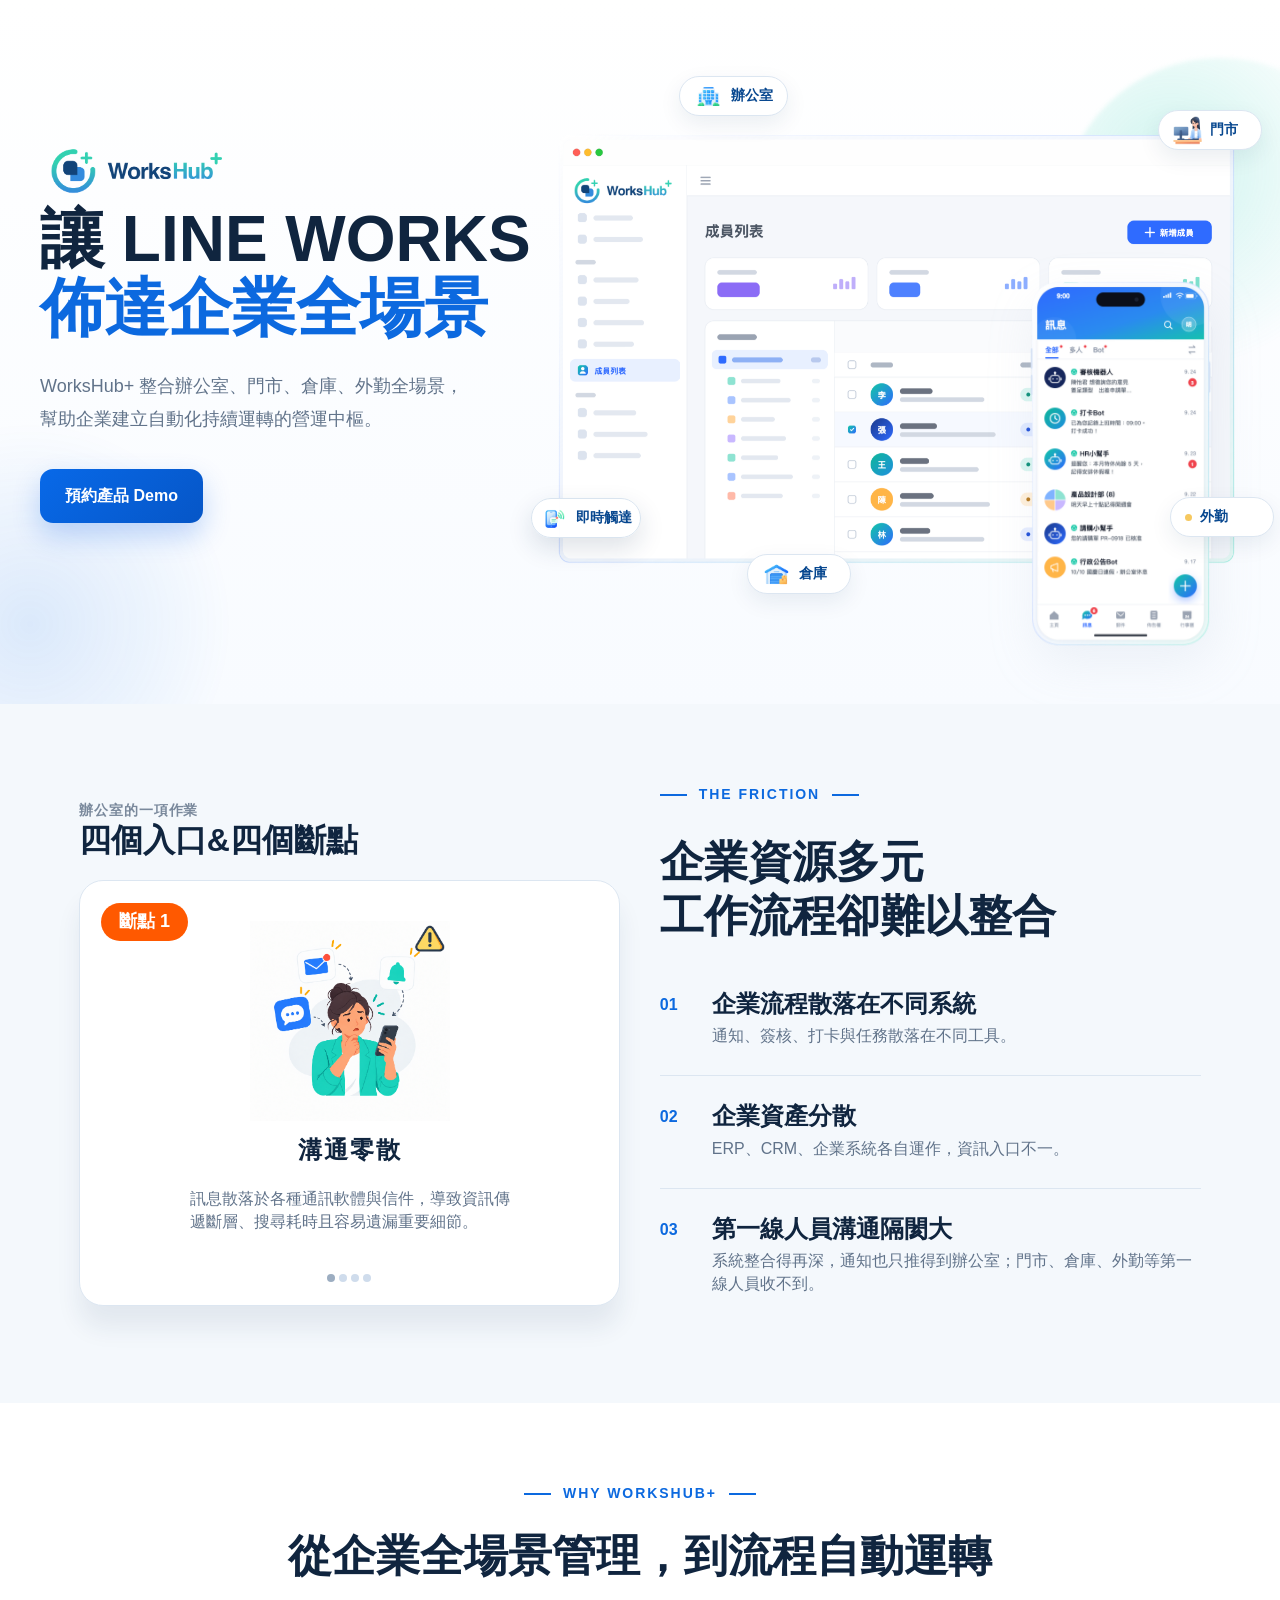
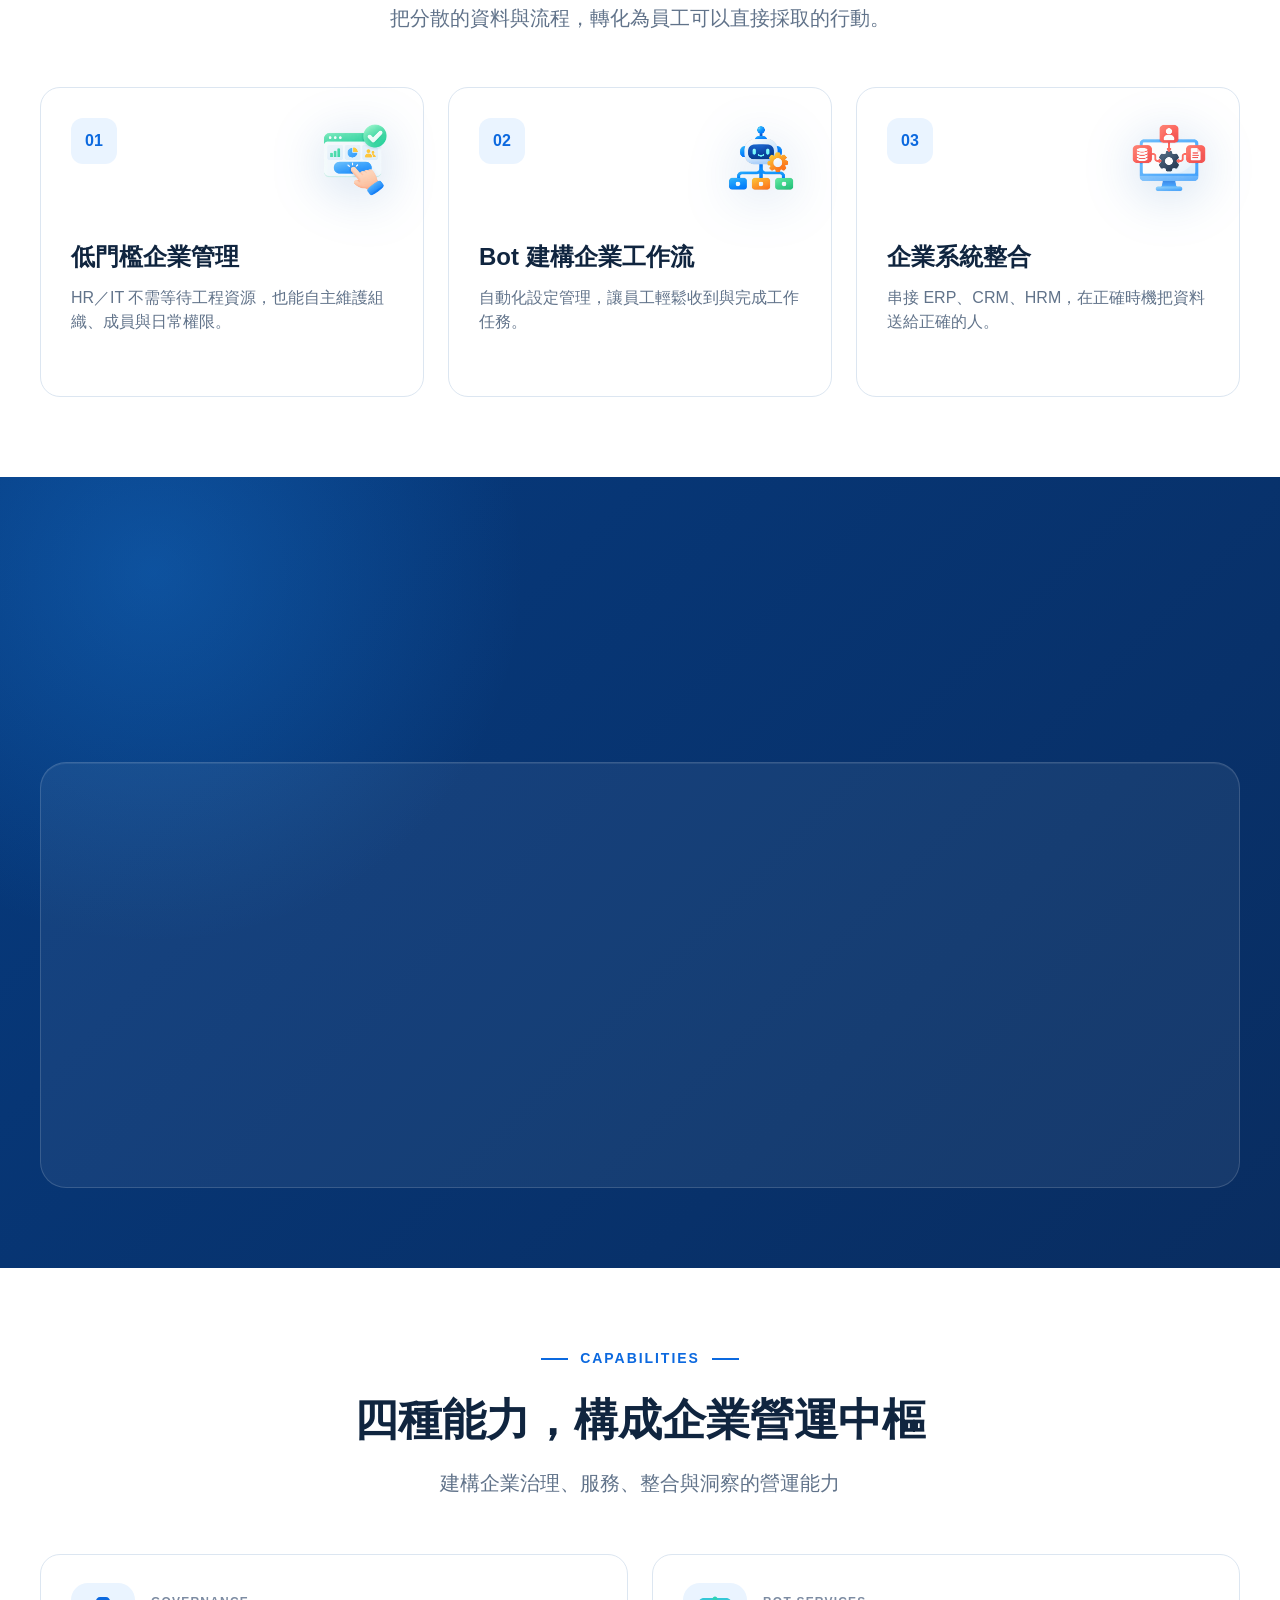
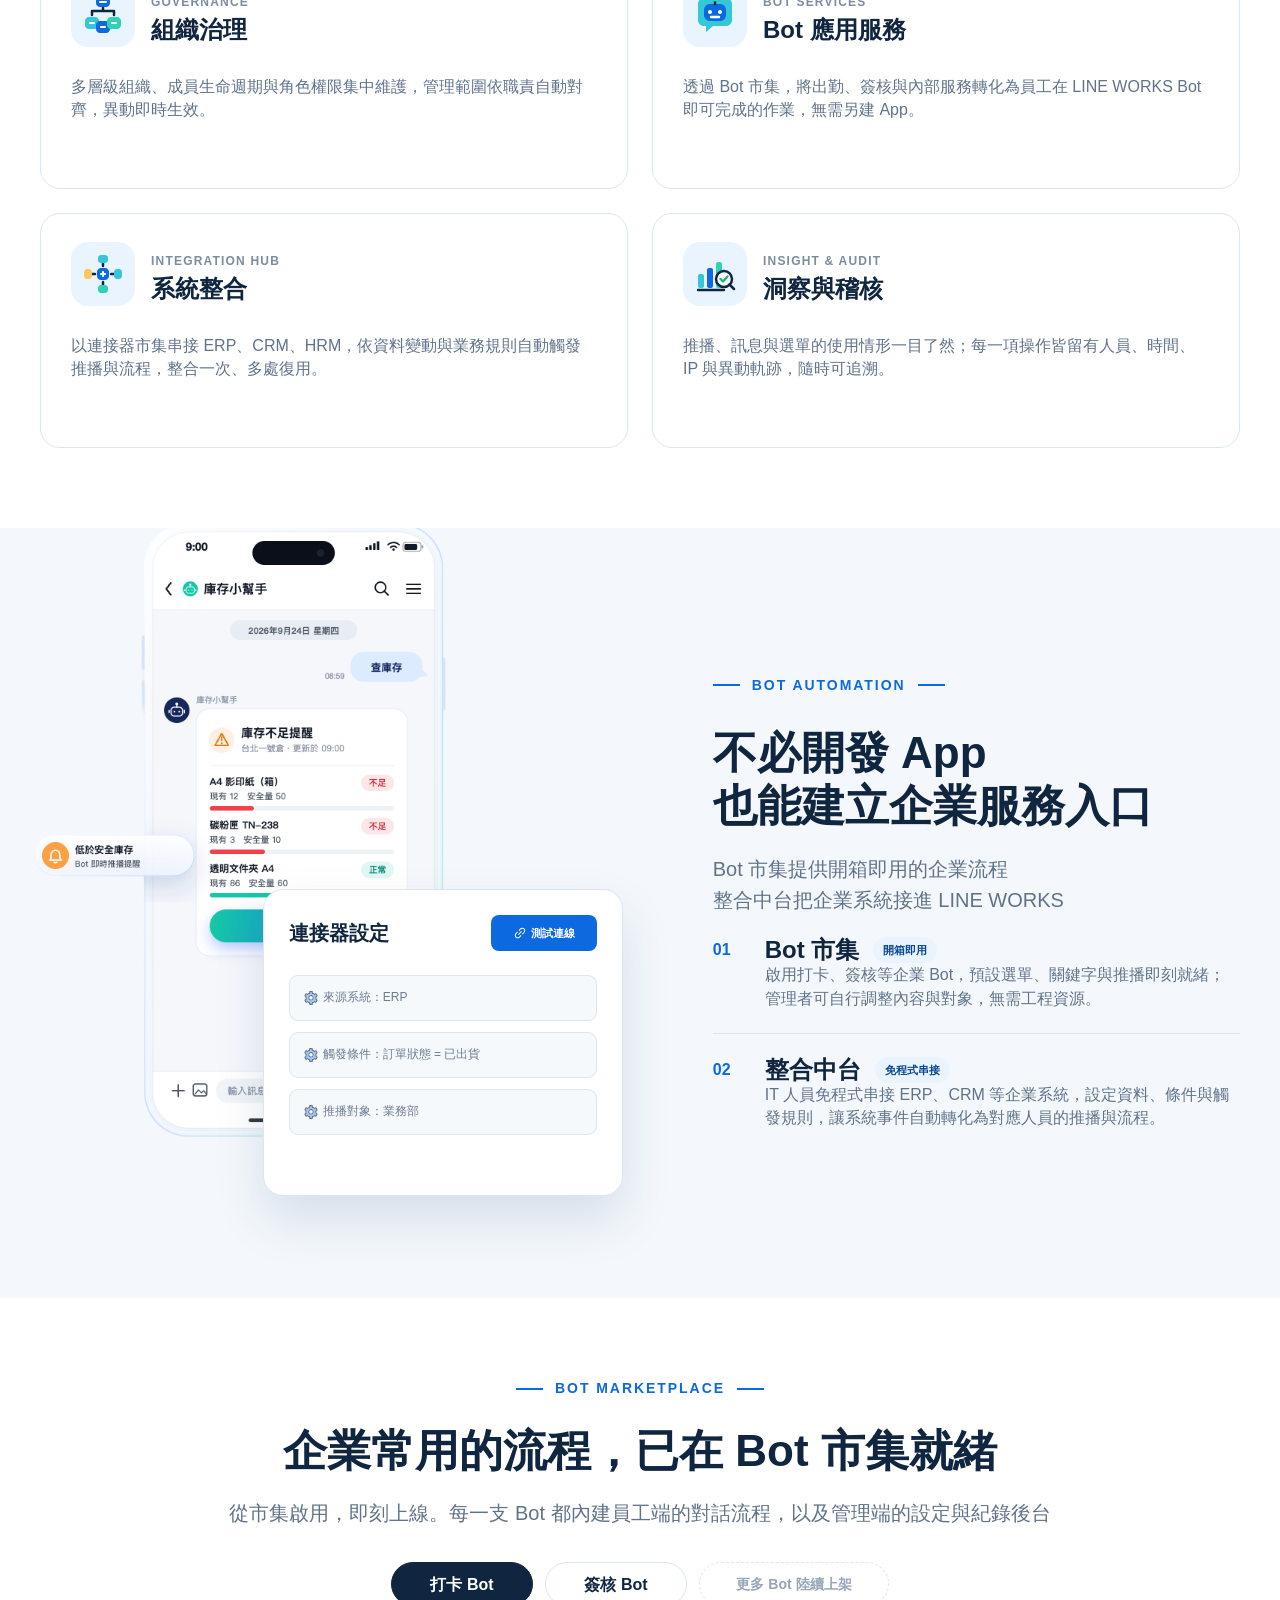
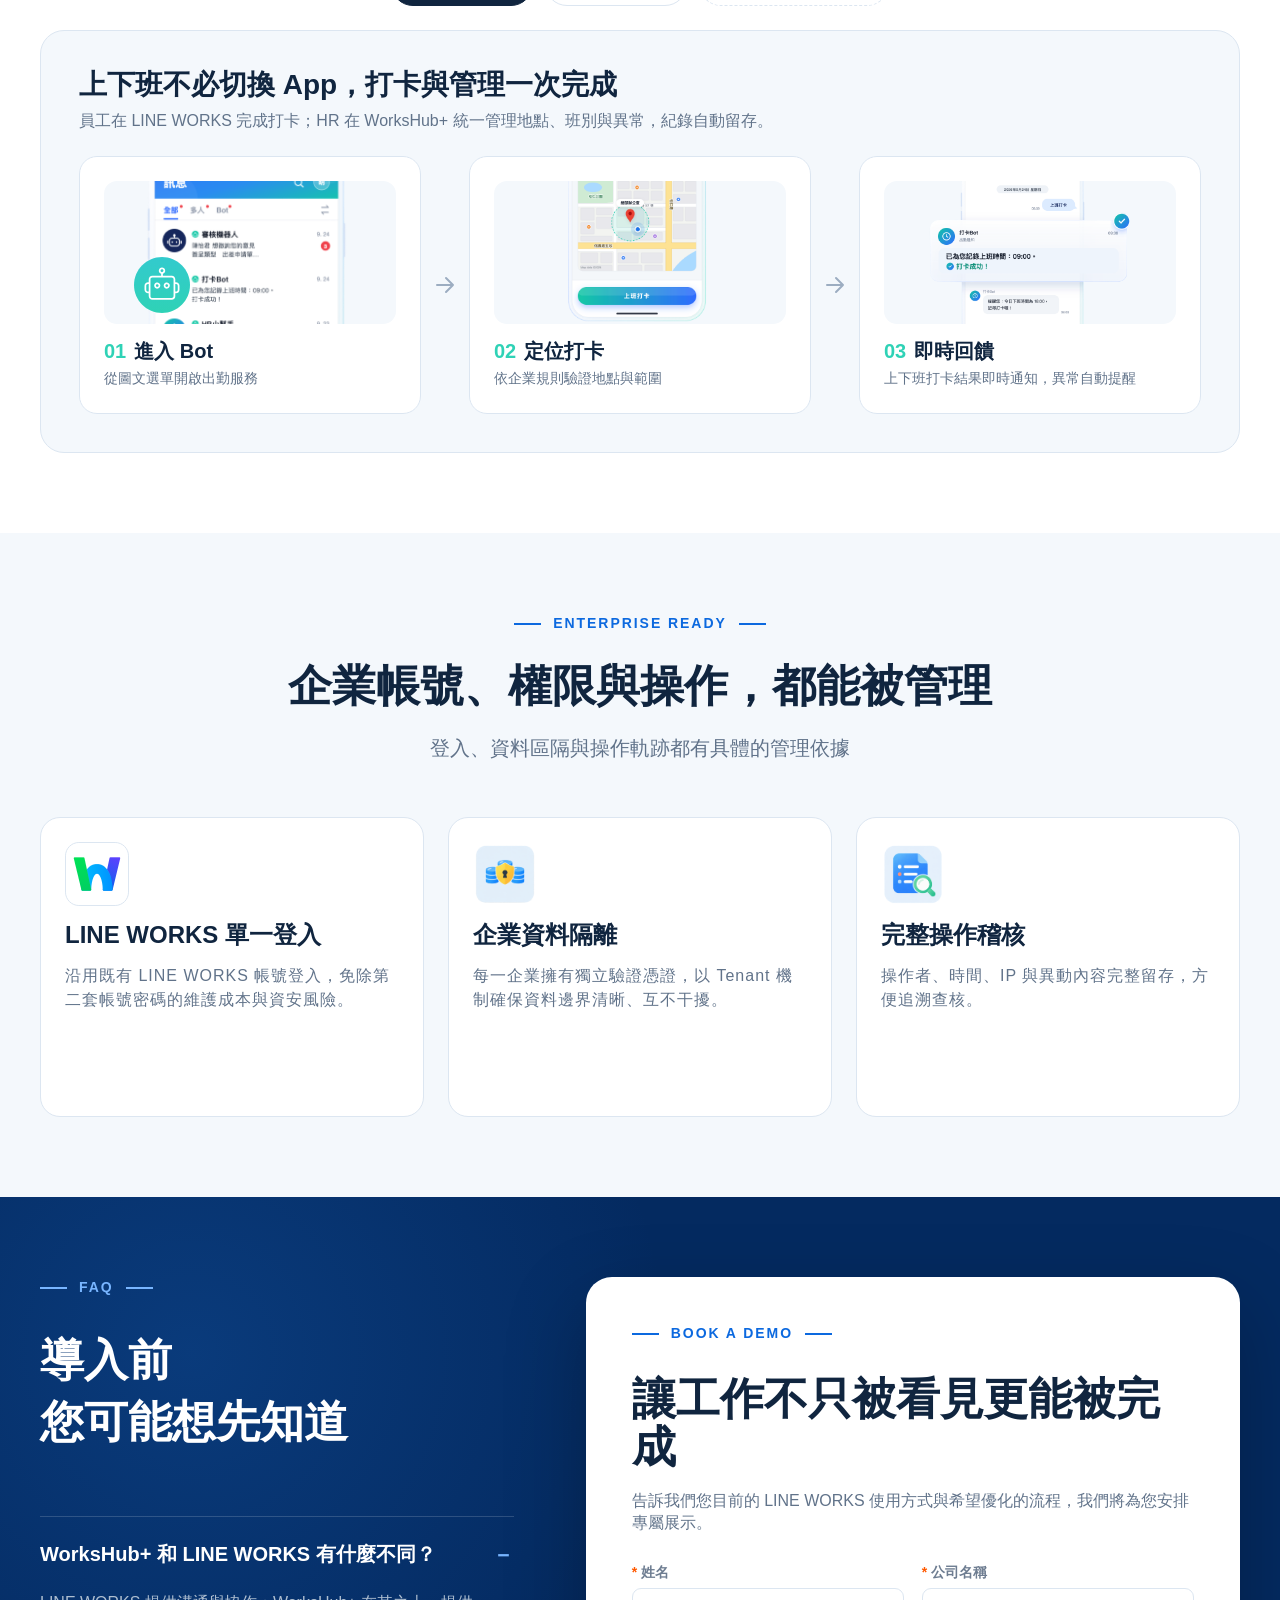
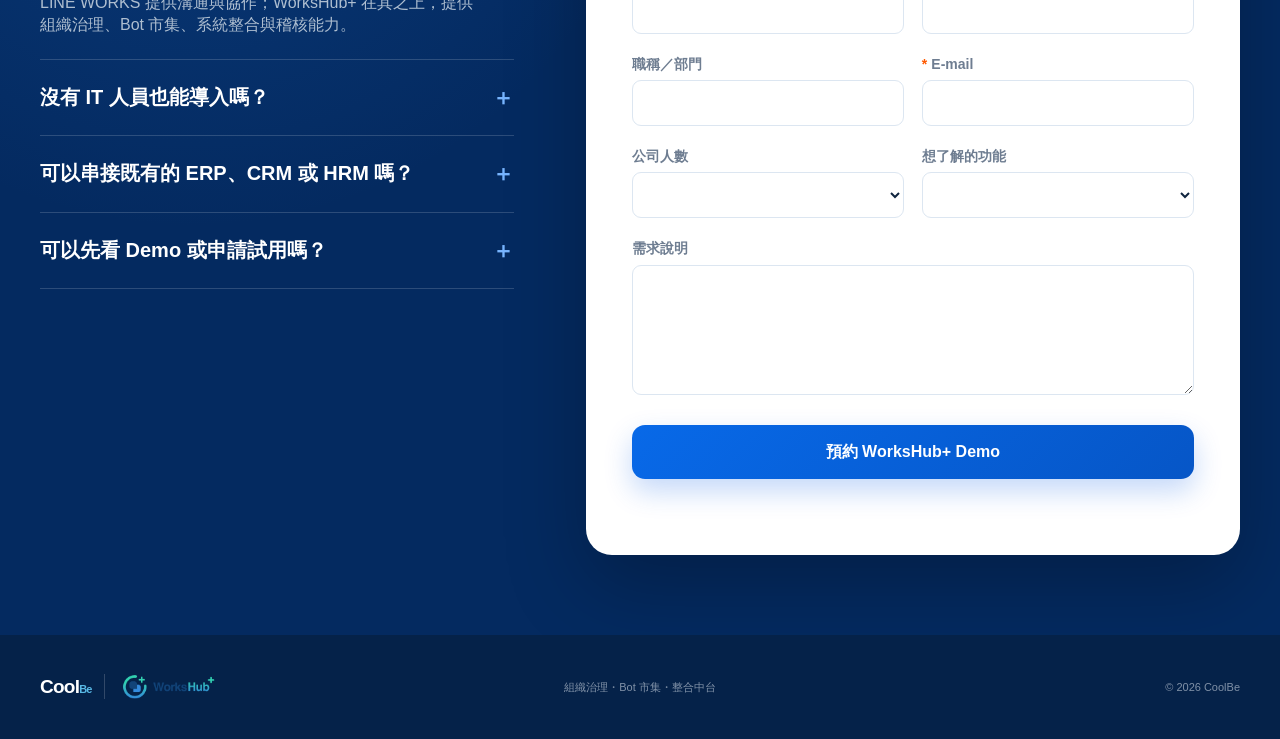
<file: index.html>
<!doctype html>
<html lang="zh-Hant">
  <head>
    <meta charset="UTF-8" />
    <meta name="viewport" content="width=device-width, initial-scale=1" />
    <meta name="description" content="WorksHub+ 整合辦公室、門市、倉庫、外勤全場景，幫助企業建立自動化持續運轉的營運中樞。" />
    <meta name="theme-color" content="#0b4b9f" />
    <title>CoolBe WorksHub+｜企業營運中樞</title>
    <link rel="icon" type="image/svg+xml" href="data:image/svg+xml,%3Csvg xmlns='http://www.w3.org/2000/svg' viewBox='0 0 64 64'%3E%3Cdefs%3E%3ClinearGradient id='g' x1='0' y1='0' x2='1' y2='1'%3E%3Cstop stop-color='%232fd2b6'/%3E%3Cstop offset='1' stop-color='%232f8fe8'/%3E%3C/linearGradient%3E%3C/defs%3E%3Ccircle cx='32' cy='32' r='27' fill='none' stroke='url(%23g)' stroke-width='8' stroke-linecap='round'/%3E%3Cpath d='M22 24h14v14H22z' fill='%231d4f86'/%3E%3Cpath d='M28 30h14v14H28z' fill='%233b91df'/%3E%3Cpath d='M44 13v12M38 19h12' stroke='%232fd2b6' stroke-width='5' stroke-linecap='round'/%3E%3C/svg%3E" />
  <link rel="stylesheet" href="styles.css?v=20261006-embed-scrollbar" />
</head>
  <body>
    <a class="skip-link" href="#main">跳到主要內容</a>

    <main id="main">
      <section class="hero section" id="top">
        <div class="hero-orb hero-orb-a"></div>
        <div class="hero-orb hero-orb-b"></div>
        <div class="container hero-grid">
          <div class="hero-copy">
            <div class="brand-crop"><img src="assets/figma-c4fd8.png" alt="WorksHub+" /></div>
            <h1>讓 LINE WORKS<br /><em>佈達企業全場景</em></h1>
            <p class="lead">WorksHub+ 整合辦公室、門市、倉庫、外勤全場景，<br class="desktop-break" />幫助企業建立自動化持續運轉的營運中樞。</p>
            <div class="hero-actions">
              <a class="button" href="#demo">預約產品 Demo</a>
            </div>
          </div>

          <div class="hero-showcase" aria-label="WorksHub+ 後台與 LINE WORKS 手機介面示意">
            <div class="hero-media-layer hero-web-layer"><img class="hero-admin-image" src="assets/figma-5219c.png" alt="WorksHub+ 成員管理後台畫面" /></div>
            <div class="hero-media-layer hero-phone-layer"><img class="hero-mobile-image" src="assets/figma-2b4ed.png" alt="LINE WORKS 手機訊息畫面" /></div>
            <div class="hero-detail-layer">
              <div class="showcase-logo brand-crop"><img src="assets/figma-c4fd8.png" alt="" /></div>
              <div class="scene-badge scene-office"><img src="assets/figma-7d145.png" alt="" />辦公室</div>
              <div class="scene-badge scene-store"><img src="assets/figma-6f265.png" alt="" />門市</div>
              <div class="scene-badge scene-warehouse"><img src="assets/figma-5c17d.png" alt="" />倉庫</div>
              <div class="scene-badge scene-field"><i></i>外勤</div>
              <div class="float-chip float-chat"><img src="assets/figma-3a741.png" alt="" />即時觸達</div>
            </div>
          </div>
        </div>
      </section>

      <section class="section friction timed-sequence" id="value">
        <div class="container split-grid">
          <div class="friction-board sequence-visual">
            <div class="board-kicker">辦公室的一項作業</div>
            <h3>四個入口&amp;四個斷點</h3>
            <div class="friction-carousel" data-friction-carousel aria-roledescription="輪播" aria-label="四個入口與四個斷點">
              <div class="friction-viewport">
                <div class="friction-track">
                  <article class="friction-slide" role="group" aria-roledescription="投影片" aria-label="1 / 4">
                    <span class="breakpoint-tag">斷點 1</span>
                    <div class="friction-slide-content"><img src="assets/figma-945f2.png" alt="" draggable="false" /><h4>溝通零散</h4><p>訊息散落於各種通訊軟體與信件，導致資訊傳遞斷層、搜尋耗時且容易遺漏重要細節。</p></div>
                  </article>
                  <article class="friction-slide" role="group" aria-roledescription="投影片" aria-label="2 / 4">
                    <span class="breakpoint-tag">斷點 2</span>
                    <div class="friction-slide-content"><img src="assets/figma-859e3.png" alt="" draggable="false" /><h4>簽呈凌亂</h4><p>流程缺乏統一規範，紙本與線上表單交錯，進度難以追蹤，嚴重拖慢審核與決策效率。</p></div>
                  </article>
                  <article class="friction-slide" role="group" aria-roledescription="投影片" aria-label="3 / 4">
                    <span class="breakpoint-tag">斷點 3</span>
                    <div class="friction-slide-content"><img src="assets/figma-cb415.png" alt="" draggable="false" /><h4>班別不一</h4><p>多元班別與排班制度複雜，出勤紀錄難以即時掌握，增加考勤統計與管理上的困擾。</p></div>
                  </article>
                  <article class="friction-slide" role="group" aria-roledescription="投影片" aria-label="4 / 4">
                    <span class="breakpoint-tag">斷點 4</span>
                    <div class="friction-slide-content"><img src="assets/figma-92d85.png" alt="" draggable="false" /><h4>資產分散</h4><p>設備與軟體權限紀錄不齊全，資產流向無法透明管控，提升了維護與資安交接的風險。</p></div>
                  </article>
                </div>
              </div>
              <div class="friction-dots" aria-label="選擇斷點">
                <button type="button" data-carousel-dot="0" aria-label="顯示斷點 1" aria-current="true"></button>
                <button type="button" data-carousel-dot="1" aria-label="顯示斷點 2" aria-current="false"></button>
                <button type="button" data-carousel-dot="2" aria-label="顯示斷點 3" aria-current="false"></button>
                <button type="button" data-carousel-dot="3" aria-label="顯示斷點 4" aria-current="false"></button>
              </div>
            </div>
          </div>

          <div class="section-copy sequence-copy">
            <div class="eyebrow"><span></span>THE FRICTION</div>
            <h2>企業資源多元<br />工作流程卻難以整合</h2>
            <ol class="number-list">
              <li><span>01</span><div><h3>企業流程散落在不同系統</h3><p>通知、簽核、打卡與任務散落在不同工具。</p></div></li>
              <li><span>02</span><div><h3>企業資產分散</h3><p>ERP、CRM、企業系統各自運作，資訊入口不一。</p></div></li>
              <li><span>03</span><div><h3>第一線人員溝通隔閡大</h3><p>系統整合得再深，通知也只推得到辦公室；門市、倉庫、外勤等第一線人員收不到。</p></div></li>
            </ol>
          </div>
        </div>
      </section>

      <section class="section value-section">
        <div class="container">
          <div class="section-heading centered reveal">
            <div class="eyebrow"><span></span>WHY WORKSHUB+</div>
            <h2>從企業全場景管理<span class="mobile-hide">，</span><br class="mobile-break" />到流程自動運轉</h2>
            <p>把分散的資料與流程，轉化為員工可以直接採取的行動。</p>
          </div>
          <div class="value-cards">
            <article class="value-card motion-card reveal" tabindex="0">
              <div class="value-top"><span class="card-number">01</span><img class="value-icon" src="assets/figma-0c773.png" alt="" /></div>
              <h3>低門檻企業管理</h3>
              <p>HR／IT 不需等待工程資源，也能自主維護組織、成員與日常權限。</p>
            </article>
            <article class="value-card motion-card reveal" tabindex="0">
              <div class="value-top"><span class="card-number">02</span><img class="value-icon" src="assets/figma-001c5.png" alt="" /></div>
              <h3>Bot 建構企業工作流</h3>
              <p>自動化設定管理，讓員工輕鬆收到與完成工作任務。</p>
            </article>
            <article class="value-card motion-card reveal" tabindex="0">
              <div class="value-top"><span class="card-number">03</span><img class="value-icon" src="assets/figma-ae1e3.png" alt="" /></div>
              <h3>企業系統整合</h3>
              <p>串接 ERP、CRM、HRM，在正確時機把資料送給正確的人。</p>
            </article>
          </div>
        </div>
      </section>

      <section class="section how-it-works">
        <div class="container">
          <div class="section-heading centered on-dark flow-heading staged-reveal">
            <div class="eyebrow"><span></span>HOW IT WORKS</div>
            <h2>不管坐辦公室，還是<br class="mobile-break" />在第一線，重要的事都不會漏接</h2>
            <p>WorksHub+ 不取代原有系統，協助企業把資料與服務整合到 LINE WORKS</p>
          </div>

          <div class="flow-stage flow-sequence staged-reveal" aria-label="WorksHub+ 運作流程圖">
            <div class="flow-caption flow-caption-source">
              <strong>01・公司裡發生的事</strong>
              <span>從現場到辦公室，每一件待處理的事</span>
            </div>
            <div class="source-grid">
              <article class="flow-card" tabindex="0"><img src="assets/flow-source-inventory.svg" alt="" /><span><strong>庫存不足</strong></span></article>
              <article class="flow-card" tabindex="0"><img src="assets/flow-source-equipment.svg" alt="" /><span><strong>設備保養</strong></span></article>
              <article class="flow-card" tabindex="0"><img src="assets/flow-source-order.svg" alt="" /><span><strong>訂單異常</strong></span></article>
              <article class="flow-card" tabindex="0"><img src="assets/flow-source-work.svg" alt="" /><span><strong>新工單</strong></span></article>
              <article class="flow-card" tabindex="0"><img src="assets/flow-source-leave.svg" alt="" /><span><strong>請假申請</strong></span></article>
              <article class="flow-card" tabindex="0"><img src="assets/flow-source-announcement.svg" alt="" /><span><strong>公司公告</strong></span></article>
            </div>
            <div class="flow-arrow flow-arrow-source" aria-hidden="true"><span></span></div>
            <div class="flow-caption flow-caption-middle">
              <strong>02・WorksHub+</strong>
              <span>自動判斷該通知誰、送給誰</span>
            </div>
            <div class="flow-core flow-card" tabindex="0">
              <img src="assets/figma-edcbf.png" alt="WorksHub+" />
              <div class="flow-core-rules">
                <span><img src="assets/figma-f8e97.svg" alt="" />條件&lt;10 ｜通知：外勤人員</span>
                <span><img src="assets/figma-f8e97.svg" alt="" />職員送簽呈 ｜通知：主管</span>
                <span><img src="assets/figma-f8e97.svg" alt="" />可追蹤觸發紀錄</span>
              </div>
            </div>
            <div class="flow-arrow flow-arrow-destination" aria-hidden="true"><span></span></div>
            <div class="flow-caption flow-caption-destination">
              <strong>03・不分辦公室或第一線</strong>
              <span>他們都在 LINE WORKS 收到並處理</span>
            </div>
            <div class="people-grid">
              <article class="flow-card" tabindex="0" aria-label="門市，通知：倉庫需補貨"><span class="role-message message-blue" aria-hidden="true">通知：倉庫需補貨</span><img src="assets/flow-person-store.svg" alt="" /><strong>門市</strong></article>
              <article class="flow-card" tabindex="0" aria-label="產線，通知：設備需保養"><span class="role-message message-mint" aria-hidden="true">通知：設備需保養</span><img src="assets/flow-person-production.svg" alt="" /><strong>產線</strong></article>
              <article class="flow-card" tabindex="0" aria-label="業務，已發送新工單給工程"><span class="role-message message-mint" aria-hidden="true">已發送新工單給工程</span><img src="assets/flow-person-sales.svg" alt="" /><strong>業務</strong></article>
              <article class="flow-card" tabindex="0" aria-label="外勤，訂單異常通知!"><span class="role-message message-blue" aria-hidden="true">訂單異常通知!</span><img src="assets/flow-person-field.svg" alt="" /><strong>外勤</strong></article>
              <article class="flow-card" tabindex="0" aria-label="主管，收到一則請假申請"><span class="role-message message-blue" aria-hidden="true">收到一則請假申請</span><img src="assets/flow-person-manager.svg" alt="" /><strong>主管</strong></article>
              <article class="flow-card" tabindex="0" aria-label="人資，公司公告已發送"><span class="role-message message-mint" aria-hidden="true">公司公告已發送</span><img src="assets/flow-person-hr.svg" alt="" /><strong>人資</strong></article>
            </div>
          </div>
        </div>
      </section>

      <section class="section capabilities" id="capabilities">
        <div class="container">
          <div class="section-heading centered reveal">
            <div class="eyebrow"><span></span>CAPABILITIES</div>
            <h2>四種能力<span class="mobile-hide">，</span><br class="mobile-break" />構成企業營運中樞</h2>
            <p>建構企業治理、服務、整合與洞察的<br class="mobile-break" />營運能力</p>
          </div>
          <div class="capability-grid">
            <article class="capability-card motion-card reveal" tabindex="0">
              <div class="cap-head"><span class="cap-icon"><img src="assets/figma-39eca.svg" alt="" /></span><div><small>GOVERNANCE</small><h3>組織治理</h3></div></div>
              <p>多層級組織、成員生命週期與角色權限集中維護，管理範圍依職責自動對齊，異動即時生效。</p>
            </article>
            <article class="capability-card motion-card reveal" tabindex="0">
              <div class="cap-head"><span class="cap-icon"><img src="assets/figma-b638e.svg" alt="" /></span><div><small>BOT SERVICES</small><h3>Bot 應用服務</h3></div></div>
              <p>透過 Bot 市集，將出勤、簽核與內部服務轉化為員工在 LINE WORKS Bot 即可完成的作業，無需另建 App。</p>
            </article>
            <article class="capability-card motion-card reveal" tabindex="0">
              <div class="cap-head"><span class="cap-icon"><img src="assets/figma-04f68.svg" alt="" /></span><div><small>INTEGRATION HUB</small><h3>系統整合</h3></div></div>
              <p>以連接器市集串接 ERP、CRM、HRM，依資料變動與業務規則自動觸發推播與流程，整合一次、多處復用。</p>
            </article>
            <article class="capability-card motion-card reveal" tabindex="0">
              <div class="cap-head"><span class="cap-icon"><img src="assets/figma-c56f0.svg" alt="" /></span><div><small>INSIGHT &amp; AUDIT</small><h3>洞察與稽核</h3></div></div>
              <p>推播、訊息與選單的使用情形一目了然；每一項操作皆留有人員、時間、IP 與異動軌跡，隨時可追溯。</p>
            </article>
          </div>
        </div>
      </section>

      <section class="section automation timed-sequence" id="automation">
        <div class="container split-grid automation-grid">
          <div class="automation-visual sequence-visual">
            <img class="automation-phone-shot" src="assets/figma-3d647.png" alt="LINE WORKS 企業服務 Bot 手機畫面" />
            <div class="connector-card" data-connector-card>
              <div class="connector-success-alert" data-connector-alert role="status" aria-live="polite" aria-hidden="true">
                <span class="connector-success-icon" aria-hidden="true">✓</span>
                <span><strong>連線成功</strong><small>ERP 連接器已完成測試</small></span>
              </div>
              <div class="connector-head">
                <h3>連接器設定</h3>
                <button class="connector-test-button" data-connector-test type="button"><img src="assets/figma-ceab8.svg" alt="" /><span data-connector-test-label>測試連線</span></button>
              </div>
              <div class="connector-content-stage">
                <div class="connector-settings" data-connector-settings>
                  <div class="connector-field"><img src="assets/figma-f8e97.svg" alt="" />來源系統：ERP</div>
                  <div class="connector-field"><img src="assets/figma-f8e97.svg" alt="" />觸發條件：訂單狀態 = 已出貨</div>
                  <div class="connector-field"><img src="assets/figma-f8e97.svg" alt="" />推播對象：業務部</div>
                </div>
                <div class="connector-loading" data-connector-loading hidden>
                  <div class="connector-loading-copy">
                    <i aria-hidden="true"></i>
                    <span><strong>正在測試連線</strong><small>確認 ERP 與 WorksHub+ 的連線狀態</small></span>
                  </div>
                  <div class="connector-progress" data-connector-progress role="progressbar" aria-label="測試連線進度" aria-valuemin="0" aria-valuemax="100" aria-valuenow="0"><i data-connector-progress-bar></i></div>
                  <div class="connector-progress-meta" aria-hidden="true"><span>連線中…</span><span data-connector-progress-value>0%</span></div>
                </div>
              </div>
              <div class="connector-status" data-connector-status role="status" aria-live="polite" aria-hidden="true"><i></i>連接完成</div>
            </div>
          </div>

          <div class="section-copy sequence-copy">
            <div class="eyebrow"><span></span>BOT AUTOMATION</div>
            <h2>不必開發 App<br />也能建立企業服務入口</h2>
            <p class="lead compact">Bot 市集提供開箱即用的企業流程<br />整合中台把企業系統接進 LINE WORKS</p>
            <ol class="number-list automation-list">
              <li><span>01</span><div><div class="list-title"><h3>Bot 市集</h3><em>開箱即用</em></div><p>啟用打卡、簽核等企業 Bot，預設選單、關鍵字與推播即刻就緒；管理者可自行調整內容與對象，無需工程資源。</p></div></li>
              <li><span>02</span><div><div class="list-title"><h3>整合中台</h3><em>免程式串接</em></div><p>IT 人員免程式串接 ERP、CRM 等企業系統，設定資料、條件與觸發規則，讓系統事件自動轉化為對應人員的推播與流程。</p></div></li>
            </ol>
          </div>
        </div>
      </section>

      <section class="section marketplace" id="marketplace">
        <div class="container">
          <div class="section-heading centered reveal">
            <div class="eyebrow"><span></span>BOT MARKETPLACE</div>
            <h2>企業常用的流程<span class="mobile-hide">，</span><br class="mobile-break" />已在 Bot 市集就緒</h2>
            <p>從市集啟用，即刻上線。每一支 Bot 都內建員工端的對話流程，以及管理端的設定與紀錄後台</p>
          </div>

          <div class="tabs" role="tablist" aria-label="Bot 市集">
            <button type="button" role="tab" aria-selected="true" aria-controls="attendance-panel" id="attendance-tab" data-tab="attendance">打卡 Bot</button>
            <button type="button" role="tab" aria-selected="false" aria-controls="approval-panel" id="approval-tab" data-tab="approval">簽核 Bot</button>
            <span>更多 Bot 陸續上架</span>
          </div>

          <div class="tab-panel active" id="attendance-panel" role="tabpanel" aria-labelledby="attendance-tab">
            <div class="market-intro"><h3>上下班不必切換 App，打卡與管理一次完成</h3><p>員工在 LINE WORKS 完成打卡；HR 在 WorksHub+ 統一管理地點、班別與異常，紀錄自動留存。</p></div>
            <div class="journey-grid">
              <article><div class="journey-shot journey-shot-entry"><img src="assets/figma-12548.png" alt="LINE WORKS Bot 圖文選單" /><img class="journey-avatar" src="assets/figma-54479.svg" alt="" /></div><h4><span>01</span>進入 Bot</h4><p>從圖文選單開啟出勤服務</p></article>
              <div class="journey-arrow" aria-hidden="true"><svg width="24" height="24" viewBox="0 0 24 24" fill="none" xmlns="http://www.w3.org/2000/svg"><path d="M4 12H20M13 19L20 12L13 5" stroke="currentColor" stroke-width="2" stroke-linecap="round" stroke-linejoin="round"/></svg></div>
              <article><div class="journey-shot journey-shot-location"><img src="assets/figma-be0d0.png" alt="LINE WORKS 定位打卡畫面" /></div><h4><span>02</span>定位打卡</h4><p>依企業規則驗證地點與範圍</p></article>
              <div class="journey-arrow" aria-hidden="true"><svg width="24" height="24" viewBox="0 0 24 24" fill="none" xmlns="http://www.w3.org/2000/svg"><path d="M4 12H20M13 19L20 12L13 5" stroke="currentColor" stroke-width="2" stroke-linecap="round" stroke-linejoin="round"/></svg></div>
              <article><div class="journey-shot journey-shot-result"><img src="assets/figma-1cd46.png" alt="LINE WORKS 打卡結果畫面" /></div><h4><span>03</span>即時回饋</h4><p>上下班打卡結果即時通知，異常自動提醒</p></article>
            </div>
          </div>

          <div class="tab-panel" id="approval-panel" role="tabpanel" aria-labelledby="approval-tab" hidden>
            <div class="market-intro"><h3>申請與簽核，在對話中完成閉環</h3><p>員工在 LINE WORKS 發起申請，簽核人於對話中一鍵核決；進度、結果與歷程自動同步至後台。</p></div>
            <div class="journey-grid">
              <article><div class="journey-shot approval-shot-application"><img src="assets/figma-70c0e.png" alt="LINE WORKS 發起簽核申請畫面" /></div><h4><span>01</span>發起申請</h4><p>從選單填寫表單，自動帶入申請人資訊</p></article>
              <div class="journey-arrow" aria-hidden="true"><svg width="24" height="24" viewBox="0 0 24 24" fill="none" xmlns="http://www.w3.org/2000/svg"><path d="M4 12H20M13 19L20 12L13 5" stroke="currentColor" stroke-width="2" stroke-linecap="round" stroke-linejoin="round"/></svg></div>
              <article><div class="journey-shot approval-shot-review"><img src="assets/figma-2665f.png" alt="LINE WORKS 主管簽核畫面" /></div><h4><span>02</span>主管簽核</h4><p>申請推播至簽核人，在對話中一鍵核決</p></article>
              <div class="journey-arrow" aria-hidden="true"><svg width="24" height="24" viewBox="0 0 24 24" fill="none" xmlns="http://www.w3.org/2000/svg"><path d="M4 12H20M13 19L20 12L13 5" stroke="currentColor" stroke-width="2" stroke-linecap="round" stroke-linejoin="round"/></svg></div>
              <article><div class="journey-shot approval-shot-result"><img src="assets/figma-3da7b.png" alt="LINE WORKS 簽核結果同步畫面" /></div><h4><span>03</span>結果同步</h4><p>申請人即時收到結果，紀錄自動留存</p></article>
            </div>
          </div>
        </div>
      </section>

      <section class="section security" id="security">
        <div class="container">
          <div class="section-heading centered reveal">
            <div class="eyebrow"><span></span>ENTERPRISE READY</div>
            <h2>企業帳號、權限與<br class="mobile-break" />操作，都能被管理</h2>
            <p>登入、資料區隔與操作軌跡<br class="mobile-break" />都有具體的管理依據</p>
          </div>
          <div class="security-cards">
            <article class="motion-card reveal" tabindex="0"><img class="security-icon" src="assets/figma-86317.svg" alt="" /><h3>LINE WORKS 單一登入</h3><p>沿用既有 LINE WORKS 帳號登入，免除第二套帳號密碼的維護成本與資安風險。</p></article>
            <article class="motion-card reveal" tabindex="0"><img class="security-icon security-icon-crop" src="assets/figma-136bf.png" alt="" /><h3>企業資料隔離</h3><p>每一企業擁有獨立驗證憑證，以 Tenant 機制確保資料邊界清晰、互不干擾。</p></article>
            <article class="motion-card reveal" tabindex="0"><img class="security-icon security-icon-crop" src="assets/figma-7cbc1.png" alt="" /><h3>完整操作稽核</h3><p>操作者、時間、IP 與異動內容完整留存，方便追溯查核。</p></article>
          </div>
        </div>
      </section>

      <section class="section demo-section" id="demo">
        <div class="container demo-grid">
          <div class="faq-block reveal">
            <div class="eyebrow light"><span></span>FAQ</div>
            <h2>導入前<br />您可能想先知道</h2>
            <div class="faq-list">
              <article class="faq-item open">
                <button type="button" aria-expanded="true"><span>WorksHub+ 和 LINE WORKS 有什麼不同？</span><i>－</i></button>
                <div class="faq-answer">LINE WORKS 提供溝通與協作；WorksHub+ 在其之上，提供組織治理、Bot 市集、系統整合與稽核能力。</div>
              </article>
              <article class="faq-item">
                <button type="button" aria-expanded="false"><span>沒有 IT 人員也能導入嗎？</span><i>＋</i></button>
                <div class="faq-answer" hidden>WorksHub+ 的設計重點之一，是降低企業建置與營運 Bot 的技術門檻。HR、IT 或部門管理者可透過後台管理組織、成員、權限與 Bot 設定，並運用系統串接與事件觸發模組，將 ERP、CRM、HRM 等企業系統的資料與事件，轉化為 LINE WORKS Bot 的通知與工作流程。實際整合方式將依既有系統架構與需求規劃。</div>
              </article>
              <article class="faq-item">
                <button type="button" aria-expanded="false"><span>可以串接既有的 ERP、CRM 或 HRM 嗎？</span><i>＋</i></button>
                <div class="faq-answer" hidden>WorksHub+ 可以協助企業建立 Bot 推播、關鍵字回覆、圖文選單、預設訊息、出勤打卡、內部問答、部門通知、資源預約通知，以及與 ERP、CRM、HRM 等系統串接後的事件提醒與資料推播。實際可導入的自動化流程，會依企業既有系統、資料來源與工作場景而定。</div>
              </article>
              <article class="faq-item">
                <button type="button" aria-expanded="false"><span>可以先看 Demo 或申請試用嗎？</span><i>＋</i></button>
                <div class="faq-answer" hidden>告訴我們您目前的 LINE WORKS 使用方式與希望優化的流程，我們將為您安排專屬展示。</div>
              </article>
            </div>
          </div>

          <div class="demo-card reveal">
            <div class="eyebrow"><span></span>BOOK A DEMO</div>
            <h2>讓工作不只被看見更能被完成</h2>
            <p>告訴我們您目前的 LINE WORKS 使用方式與希望優化的流程，我們將為您安排專屬展示。</p>
            <form id="demo-form">
              <div class="form-grid">
                <label for="demo-name"><span class="required-field">姓名</span><input id="demo-name" type="text" name="name" autocomplete="name" required /></label>
                <label for="demo-company"><span class="required-field">公司名稱</span><input id="demo-company" type="text" name="company" autocomplete="organization" required /></label>
                <label for="demo-role"><span>職稱／部門</span><input id="demo-role" type="text" name="role" autocomplete="organization-title" /></label>
                <label for="demo-email"><span class="required-field">E-mail</span><input id="demo-email" type="email" name="email" autocomplete="email" required /></label>
                <label for="demo-size"><span>公司人數</span><select id="demo-size" name="size" autocomplete="off"><option value=""></option><option>1–50</option><option>51–200</option><option>201–500</option><option>501 以上</option></select></label>
                <label for="demo-interest"><span>想了解的功能</span><select id="demo-interest" name="interest" autocomplete="off"><option value=""></option><option>組織治理</option><option>Bot 應用服務</option><option>系統整合</option><option>洞察與稽核</option></select></label>
              </div>
              <label class="full-field" for="demo-message"><span>需求說明</span><textarea id="demo-message" name="message" rows="4" autocomplete="off"></textarea></label>
              <button class="button form-submit" type="submit">預約 WorksHub+ Demo</button>
              <div class="form-status" id="form-status" role="status" aria-live="polite"></div>
            </form>
          </div>
        </div>
      </section>
    </main>

    <footer class="site-footer">
      <div class="container footer-inner">
        <div class="footer-brand"><strong>Cool<span>Be</span></strong><i></i><img src="assets/figma-c4fd8.png" alt="WorksHub+" /></div>
        <span>組織治理・Bot 市集・整合中台</span>
        <span>© 2026 CoolBe</span>
      </div>
    </footer>

    <script src="script.js?v=20261006-embed-scrollbar"></script>
  </body>
</html>
</file>
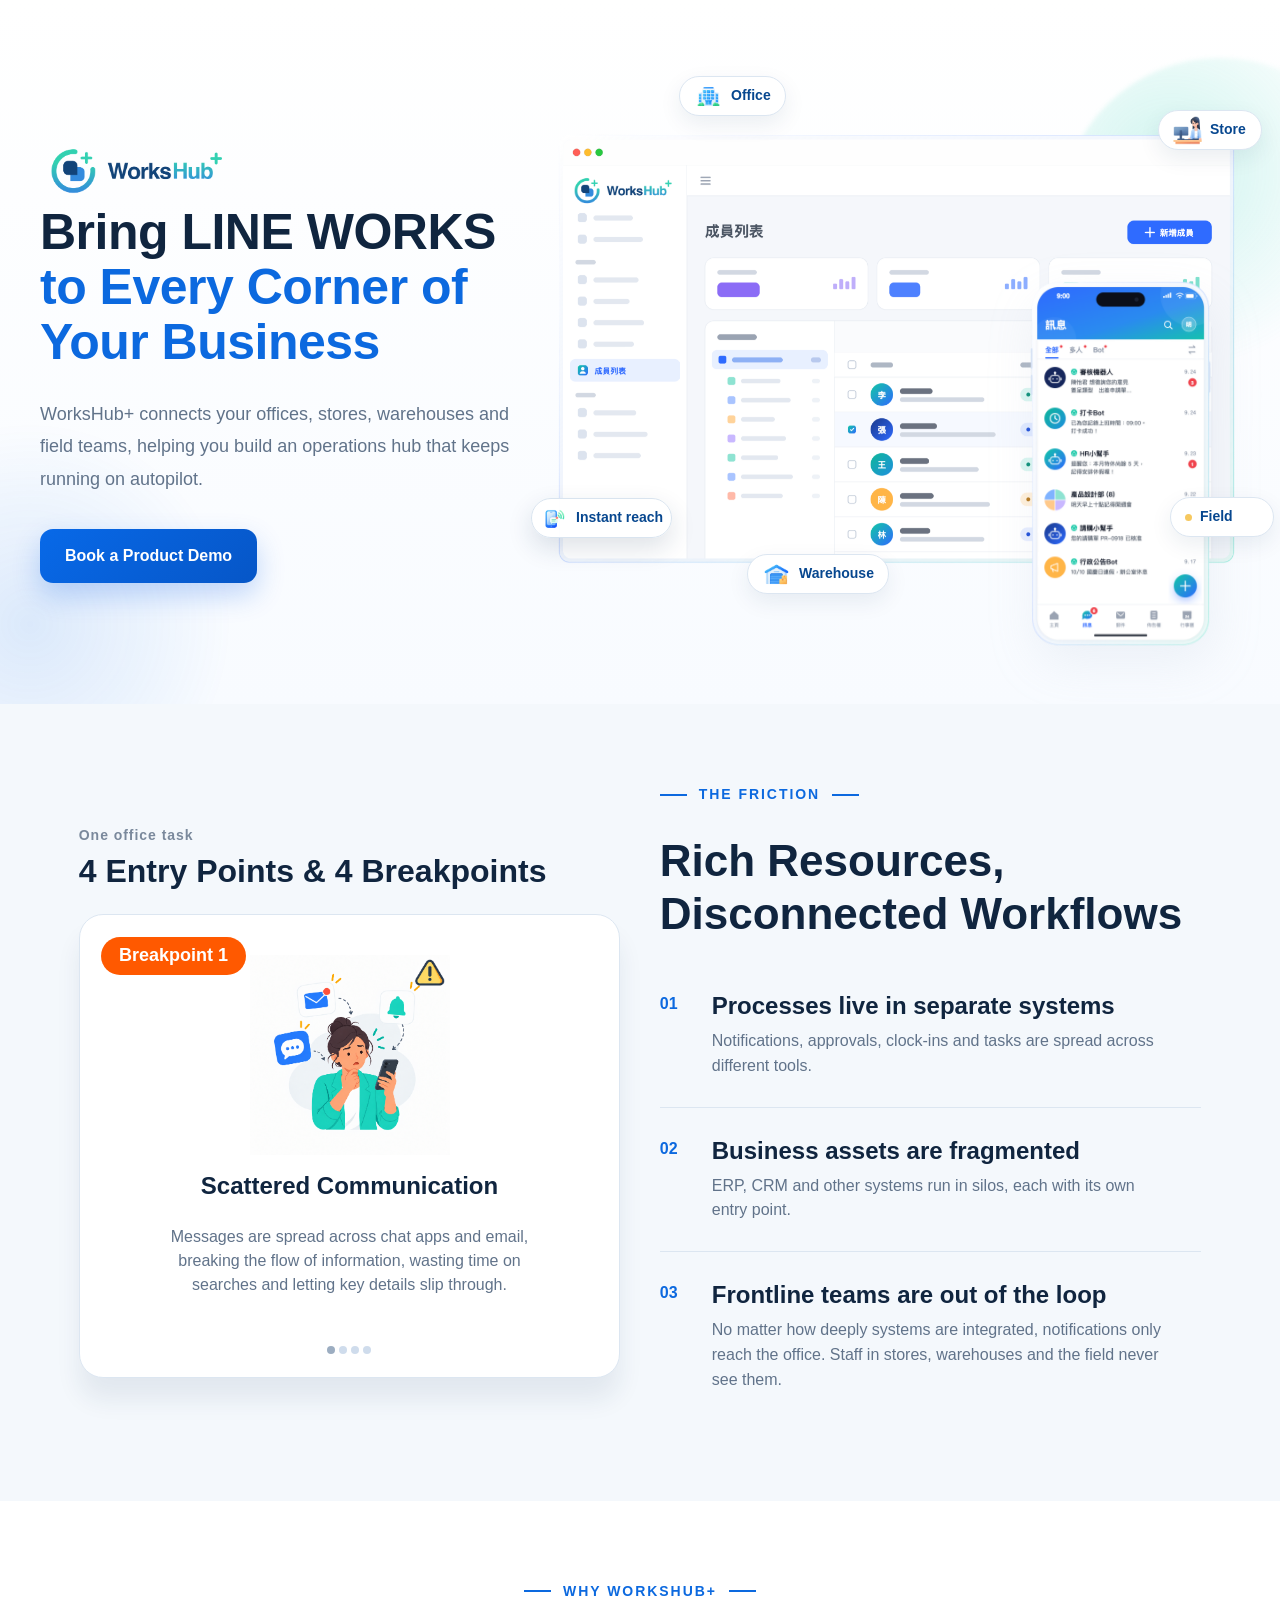
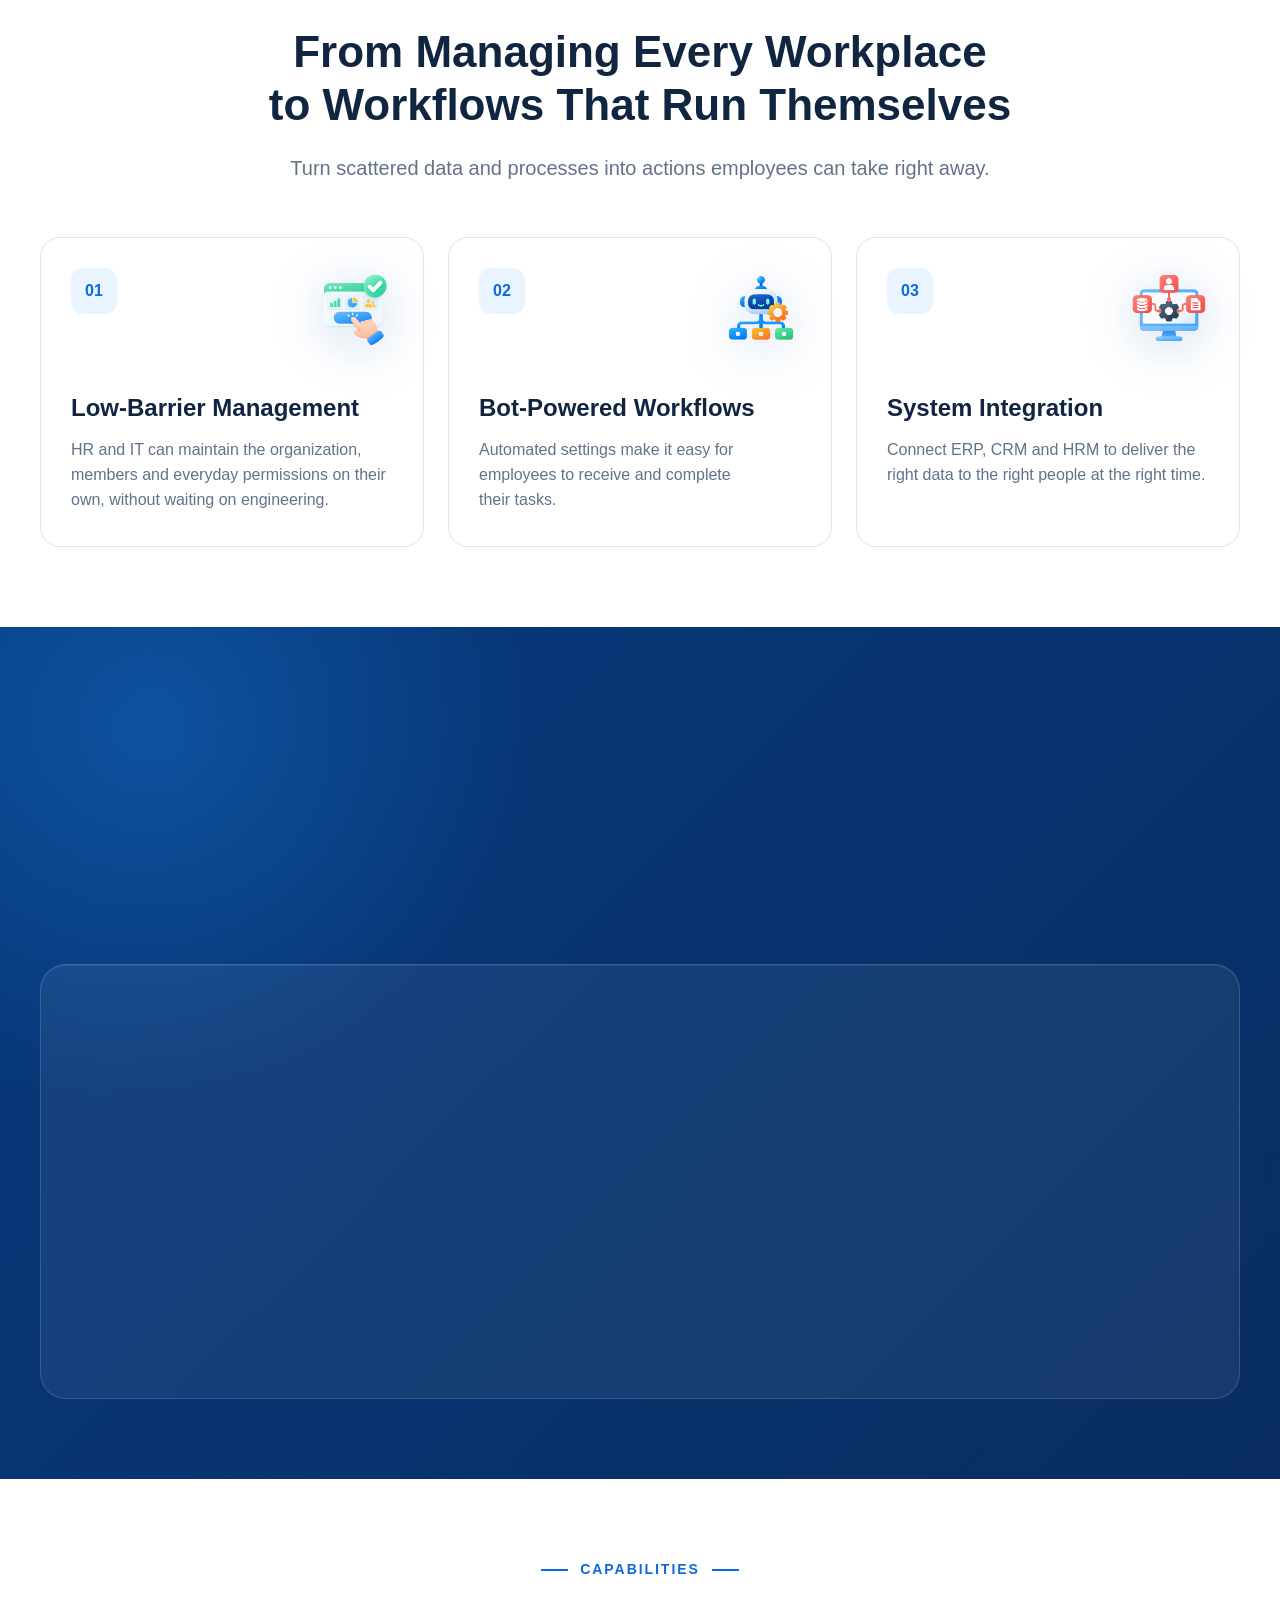
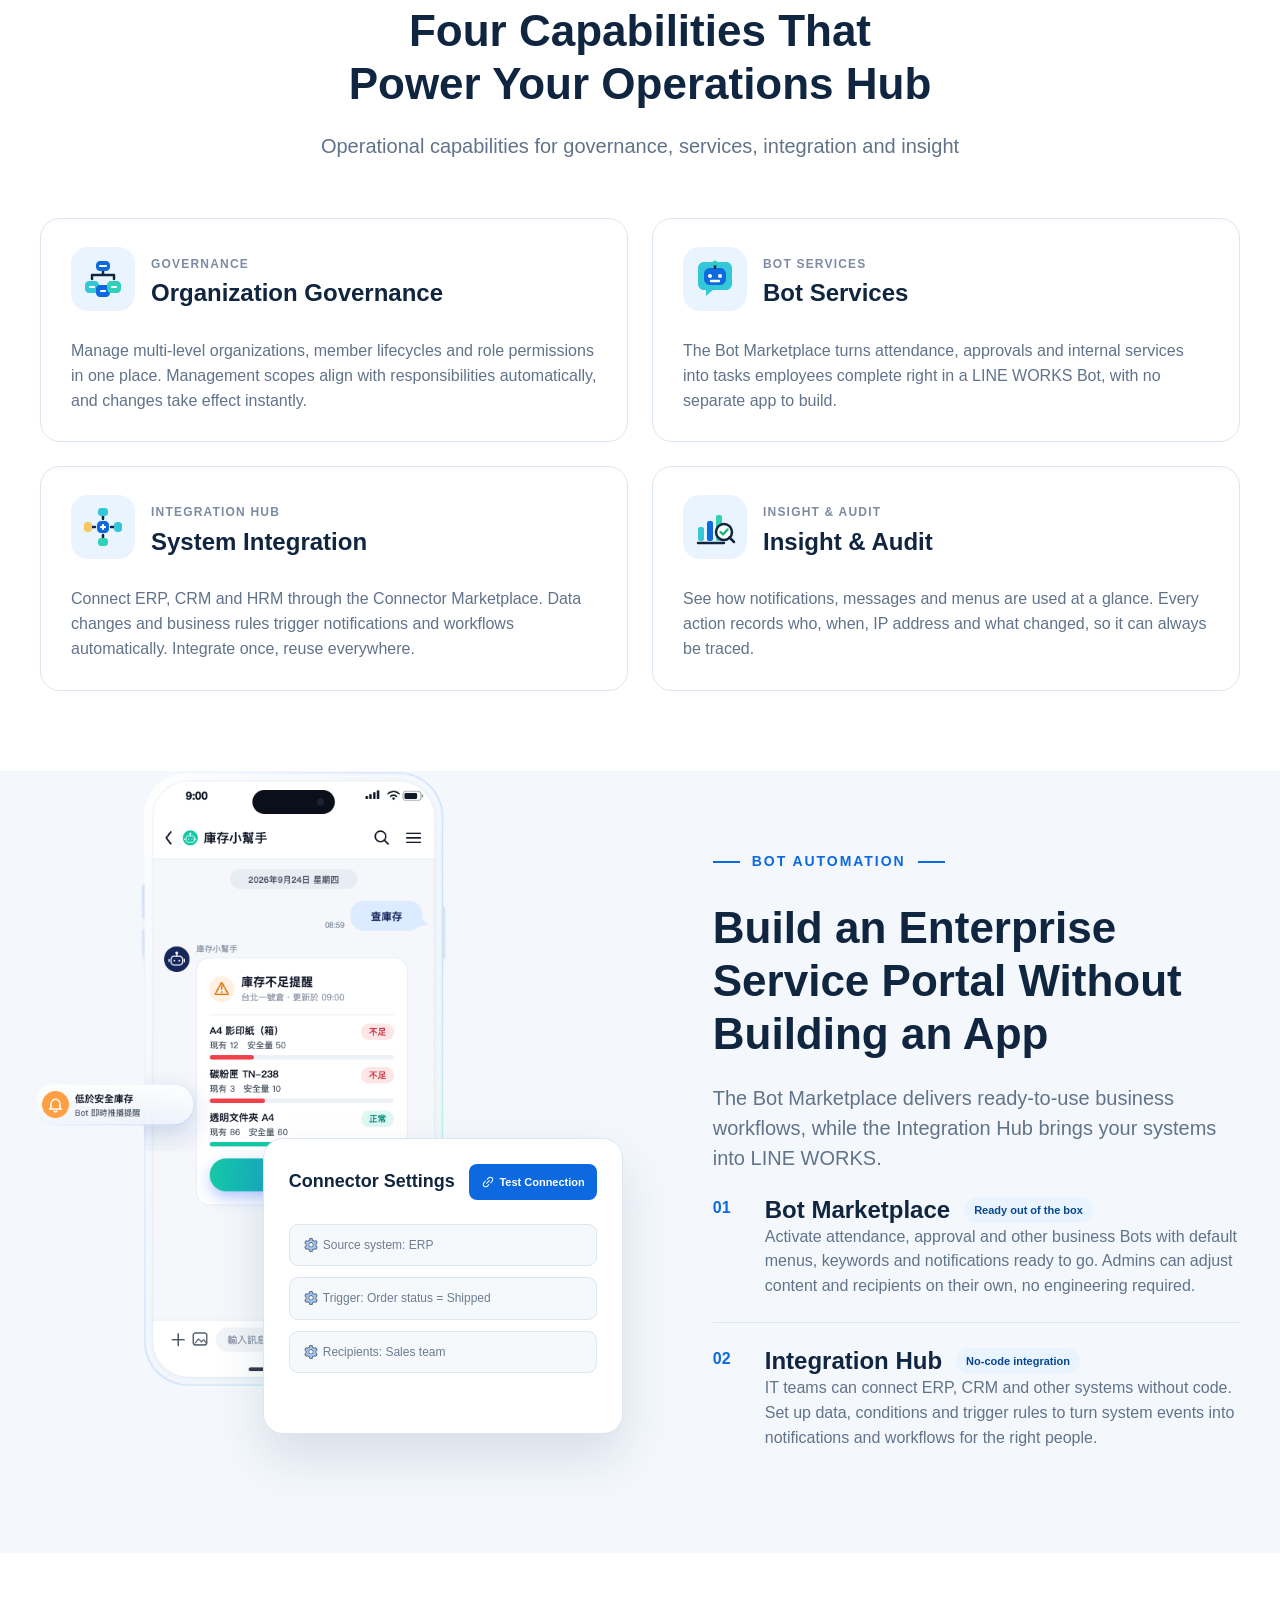
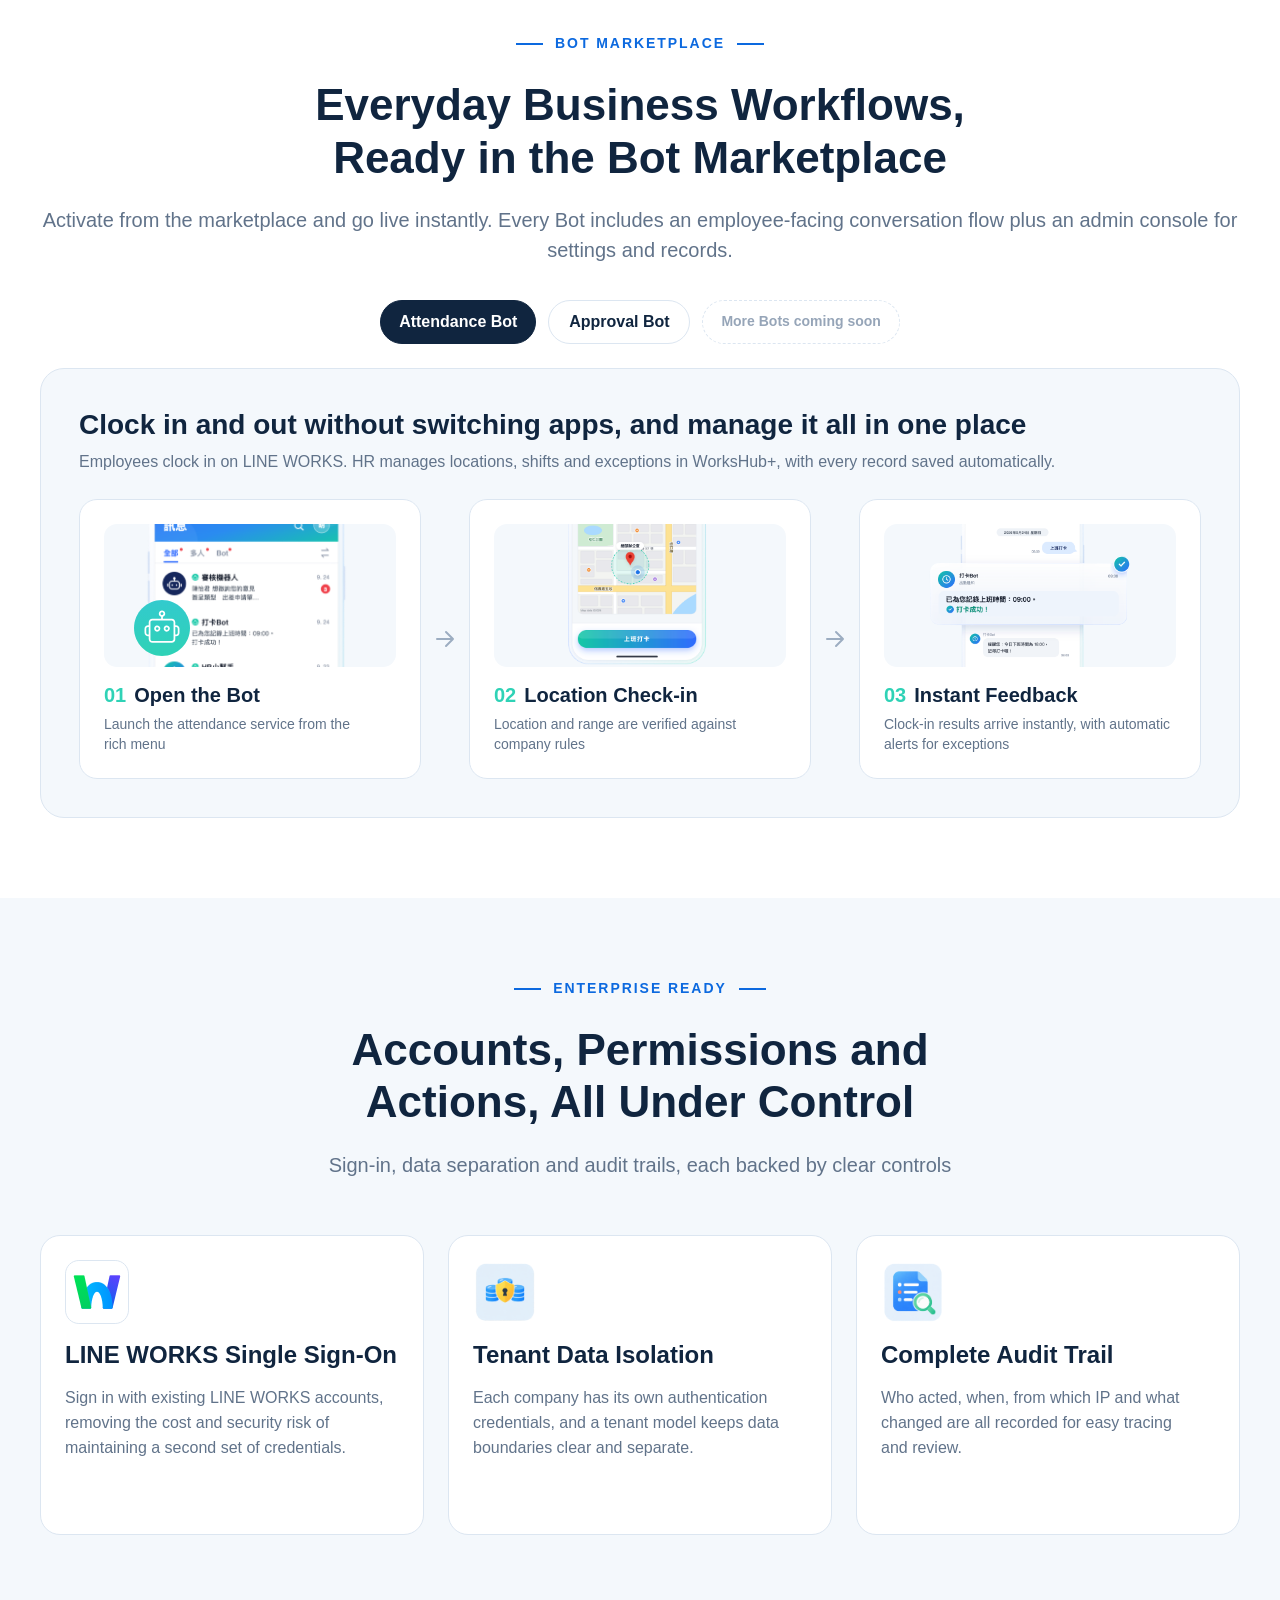
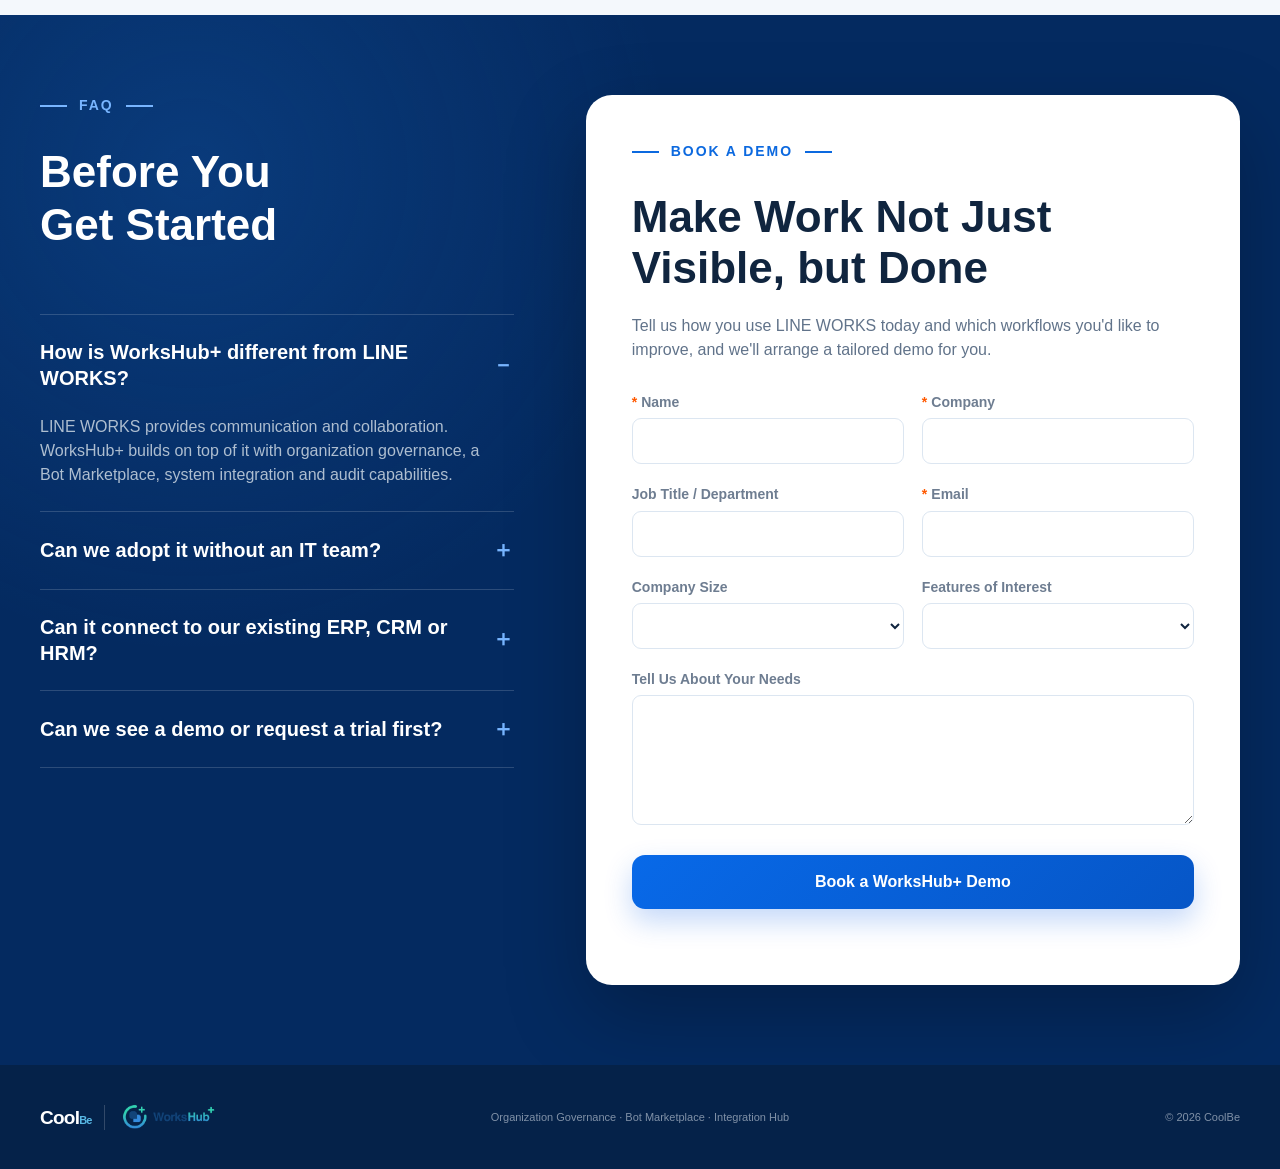
<file: workshub-plus-en-site.html>
<!doctype html>
<html lang="en">
  <head>
    <meta charset="UTF-8" />
    <meta name="viewport" content="width=device-width, initial-scale=1" />
    <meta name="description" content="WorksHub+ connects your offices, stores, warehouses and field teams, helping you build an operations hub that keeps running on autopilot." />
    <meta name="theme-color" content="#0b4b9f" />
    <title>CoolBe WorksHub+ | Enterprise Operations Hub</title>
    <link rel="icon" type="image/svg+xml" href="data:image/svg+xml,%3Csvg xmlns='http://www.w3.org/2000/svg' viewBox='0 0 64 64'%3E%3Cdefs%3E%3ClinearGradient id='g' x1='0' y1='0' x2='1' y2='1'%3E%3Cstop stop-color='%232fd2b6'/%3E%3Cstop offset='1' stop-color='%232f8fe8'/%3E%3C/linearGradient%3E%3C/defs%3E%3Ccircle cx='32' cy='32' r='27' fill='none' stroke='url(%23g)' stroke-width='8' stroke-linecap='round'/%3E%3Cpath d='M22 24h14v14H22z' fill='%231d4f86'/%3E%3Cpath d='M28 30h14v14H28z' fill='%233b91df'/%3E%3Cpath d='M44 13v12M38 19h12' stroke='%232fd2b6' stroke-width='5' stroke-linecap='round'/%3E%3C/svg%3E" />
    <style>
:root {
  --navy: #10253f;
  --navy-deep: #071a31;
  --blue: #0c69df;
  --blue-deep: #07478f;
  --blue-soft: #eaf4ff;
  --cyan: #34c7d7;
  --mint: #2fd2b6;
  --green: #16b875;
  --yellow: #f6c85f;
  --surface: #f4f8fc;
  --line: #dce6f1;
  --muted: #61738a;
  --white: #fff;
  --shadow: 0 24px 60px rgba(18, 50, 84, 0.14);
  --radius: 24px;
  --container: 1200px;
}

* { box-sizing: border-box; }
html { scroll-behavior: smooth; }
/* Embedded pages keep scrolling, but only the outer site's scrollbar is visible. */
html.embedded-page,
html.embedded-page body {
  scrollbar-width: none;
}
html.embedded-page::-webkit-scrollbar,
html.embedded-page body::-webkit-scrollbar {
  display: none;
  width: 0;
  height: 0;
}
body {
  margin: 0;
  color: var(--navy);
  background: #fff;
  font-family: "Helvetica Neue", Helvetica, "Noto Sans TC", "PingFang TC", "Microsoft JhengHei", system-ui, sans-serif;
  font-size: 16px;
  line-height: 1.65;
  -webkit-font-smoothing: antialiased;
}
body.menu-open { overflow: hidden; }
img { display: block; max-width: 100%; }
a { color: inherit; text-decoration: none; }
button, input, textarea, select { font: inherit; }
button { color: inherit; }
h1, h2, h3, h4, p { margin-top: 0; }
h1, h2, h3, h4 { line-height: 1.22; }

.skip-link {
  position: fixed;
  left: 16px;
  top: -56px;
  z-index: 999;
  padding: 10px 16px;
  border-radius: 8px;
  color: #fff;
  background: var(--navy);
  transition: top .2s ease;
  opacity: 0;
}
.skip-link:focus-visible { top: 16px; opacity: 1; }
.container { width: min(calc(100% - 48px), var(--container)); margin-inline: auto; }
.section { position: relative; padding: 80px 0; overflow: hidden; }
.split-grid { display: grid; grid-template-columns: minmax(0, 1fr) minmax(0, 1.05fr); gap: 90px; align-items: center; }

.site-header {
  position: sticky;
  top: 0;
  z-index: 100;
  background: rgba(255, 255, 255, .93);
  border-bottom: 1px solid rgba(220, 230, 241, .82);
  backdrop-filter: blur(18px);
}
.header-inner { height: 78px; display: flex; align-items: center; gap: 38px; }
.brand { display: flex; align-items: center; gap: 12px; width: 238px; margin-right: auto; }
.brand > i { width: 1px; height: 25px; background: var(--line); }
.coolbe-wordmark { color: #2d313a; font-size: 20px; font-weight: 900; letter-spacing: -.04em; white-space: nowrap; }
.coolbe-wordmark span { color: #2d9cd6; }
.brand img { width: 105px; height: 48px; object-fit: contain; object-position: left center; }
.desktop-nav { display: flex; align-items: center; gap: 30px; color: #53647a; font-size: 14px; font-weight: 700; }
.desktop-nav a { position: relative; padding: 28px 0; }
.desktop-nav a::after {
  content: "";
  position: absolute;
  left: 50%;
  bottom: 17px;
  width: 0;
  height: 2px;
  background: var(--blue);
  transition: width .2s ease, left .2s ease;
}
.desktop-nav a:hover::after, .desktop-nav a:focus-visible::after { left: 0; width: 100%; }
.button {
  display: inline-flex;
  align-items: center;
  justify-content: center;
  gap: 10px;
  min-height: 54px;
  padding: 0 25px;
  border: 0;
  border-radius: 13px;
  color: #fff;
  background: linear-gradient(135deg, #0869e8, #0656c7);
  box-shadow: 0 12px 28px rgba(7, 94, 229, .24);
  cursor: pointer;
  font-weight: 800;
  transition: transform .2s ease, box-shadow .2s ease;
}
.button:hover, .button:focus-visible { transform: translateY(-2px); box-shadow: 0 16px 34px rgba(7, 94, 229, .32); }
.button-small { min-height: 42px; padding: 0 20px; border-radius: 10px; font-size: 14px; }
.menu-toggle { display: none; width: 42px; height: 42px; padding: 10px; border: 0; background: transparent; cursor: pointer; }
.menu-toggle span { display: block; height: 2px; margin: 5px 0; background: var(--navy); transition: transform .2s ease, opacity .2s ease; }
.mobile-nav { display: none; }

.hero { min-height: auto; padding: 80px 0; background: linear-gradient(180deg, #fff 0%, #f8fbff 100%); }
.hero-grid { display: grid; grid-template-columns: .88fr 1.12fr; gap: 48px; align-items: center; }
.hero-copy { position: relative; z-index: 3; }
.eyebrow { display: flex; align-items: center; gap: 12px; margin-bottom: 30px; color: var(--blue); font-size: 14px; font-weight: 900; line-height: 21.45px; letter-spacing: 1.95px; }
.eyebrow::before, .eyebrow::after { content: ""; flex: 0 0 27px; width: 27px; height: 2px; background: currentColor; }
.eyebrow > span { display: none; }
.hero h1 { margin-bottom: 28px; font-size: clamp(46px, 4.4vw, 64px); letter-spacing: 0; }
.hero h1 em { color: var(--blue); font-style: normal; }
.lead { margin-bottom: 34px; color: var(--muted); font-size: 18px; line-height: 1.8; }
.hero-actions { display: flex; align-items: center; gap: 34px; margin-bottom: 46px; }
.text-link { color: var(--blue-deep); font-weight: 800; }
.text-link span { display: inline-block; margin-left: 4px; transition: transform .2s ease; }
.text-link:hover span { transform: translateY(3px); }
.dual-core { display: grid; grid-template-columns: 1fr 1fr; gap: 0; padding-top: 24px; border-top: 1px solid var(--line); }
.dual-core div { display: grid; gap: 3px; }
.dual-core div + div { padding-left: 24px; border-left: 1px solid var(--line); }
.dual-core strong { color: var(--blue-deep); font-size: 11px; letter-spacing: .12em; }
.dual-core span { color: var(--muted); font-size: 13px; }
.hero-visual { position: relative; min-height: 540px; }
.browser-frame { position: absolute; inset: 52px 0 auto 26px; z-index: 1; overflow: hidden; border: 1px solid #d4e0ed; border-radius: 22px; background: #fff; box-shadow: var(--shadow); transform: perspective(1200px) rotateY(-2deg) rotateX(1deg); }
.browser-bar { height: 45px; display: flex; align-items: center; gap: 7px; padding: 0 16px; color: #718097; background: #edf3f8; font-size: 11px; }
.browser-bar span { width: 8px; height: 8px; border-radius: 50%; background: #b5c4d5; }
.browser-bar b { margin-left: 8px; font-weight: 700; }
.browser-shot { height: 370px; overflow: hidden; background: #fff; }
.browser-shot img { width: 100%; height: 100%; object-fit: cover; object-position: left top; }
.phone-frame { position: absolute; right: -8px; bottom: 4px; z-index: 4; width: 182px; height: 356px; overflow: hidden; padding: 8px; border: 6px solid #122238; border-radius: 30px; background: #fff; box-shadow: 0 28px 56px rgba(5, 24, 49, .32); }
.phone-frame img { width: 100%; height: 100%; object-fit: cover; object-position: top; border-radius: 19px; }
.phone-speaker { position: absolute; z-index: 2; top: 12px; left: 50%; width: 52px; height: 5px; border-radius: 3px; background: #142238; transform: translateX(-50%); }
.float-chip { position: absolute; z-index: 5; display: flex; align-items: center; gap: 9px; padding: 9px 13px; border: 1px solid #d9e4ef; border-radius: 999px; background: rgba(255,255,255,.95); box-shadow: 0 10px 26px rgba(19, 52, 88, .14); color: var(--blue-deep); font-size: 12px; font-weight: 800; }
.float-chip img { width: 27px; height: 27px; object-fit: contain; }
.float-chat { left: 4px; bottom: 36px; }
.scene-badge { position: absolute; z-index: 3; min-width: 104px; padding: 8px 14px; border: 1px solid var(--line); border-radius: 999px; background: #fff; box-shadow: 0 8px 22px rgba(19, 52, 88, .08); font-size: 13px; font-weight: 800; }
.scene-badge i { display: inline-block; width: 7px; height: 7px; margin-right: 8px; border-radius: 50%; background: var(--blue); }
.scene-office { top: 6px; left: 84px; }
.scene-store { top: 18px; right: 18px; }
.scene-store i { background: var(--mint); }
.scene-warehouse { bottom: 20px; left: 152px; }
.scene-warehouse i { background: var(--blue-deep); }
.scene-field { right: 2px; bottom: 82px; }
.scene-field i { background: var(--yellow); }
.hero-orb { position: absolute; border-radius: 50%; filter: blur(2px); pointer-events: none; }
.hero-orb-a { top: 58px; right: -100px; width: 320px; height: 320px; background: radial-gradient(circle at 35% 35%, rgba(47,210,182,.22), rgba(47,210,182,0) 68%); }
.hero-orb-b { left: -180px; bottom: -130px; width: 420px; height: 420px; background: radial-gradient(circle at 50% 50%, rgba(12,105,223,.12), rgba(12,105,223,0) 68%); }

.friction { background: var(--surface); }
.friction-board { position: relative; min-height: 506px; }
.board-kicker { margin-bottom: 6px; color: #7a899c; font-size: 14px; font-weight: 800; line-height: 19.8px; letter-spacing: .96px; }
.friction-board h3 { margin-bottom: 24px; font-size: 32px; line-height: 29.28px; }
.friction-carousel { position: relative; height: 426px; overflow: hidden; border: 1px solid var(--line); border-radius: 24px; background: #fff; box-shadow: 0 22px 24px rgba(23,56,92,.08); }
.friction-viewport { height: 100%; overflow: hidden; cursor: grab; touch-action: pan-y; user-select: none; }
.friction-carousel.is-dragging .friction-viewport { cursor: grabbing; }
.friction-track { display: flex; height: 100%; will-change: transform; transform: translate3d(-100%,0,0); transition: transform .45s cubic-bezier(.22,.61,.36,1); }
.friction-slide { position: relative; display: flex; flex: 0 0 100%; align-items: flex-start; justify-content: center; height: 100%; padding: 40px 40px 30px; }
.breakpoint-tag { position: absolute; top: 22px; left: 21px; z-index: 2; display: inline-flex; align-items: center; min-height: 38px; padding: 4px 18px; border-radius: 25px; color: #fff; background: #ff5900; font-size: 18px; font-weight: 800; line-height: 1.62; }
.friction-slide-content { display: flex; flex-direction: column; align-items: center; gap: 16px; width: 100%; }
.friction-slide-content img { width: 200px; height: 200px; max-width: none; object-fit: cover; pointer-events: none; }
.friction-slide-content h4 { margin: 0; color: var(--navy); font-size: 24px; line-height: 26.4px; letter-spacing: 2px; }
.friction-slide-content p { width: 320px; max-width: 100%; margin: 0; padding-top: 8px; color: var(--muted); font-size: 16px; line-height: 23.1px; }
.friction-dots { position: absolute; bottom: 23px; left: 50%; z-index: 3; display: flex; gap: 4px; transform: translateX(-50%); }
.friction-dots button { width: 8px; height: 8px; padding: 0; border: 0; border-radius: 50%; background: #cfdcec; cursor: pointer; }
.friction-dots button[aria-current="true"] { background: #9cadc1; }
.friction-dots button:focus-visible { outline: 2px solid var(--blue); outline-offset: 3px; }
.section-copy h2, .section-heading h2 { margin-bottom: 22px; font-size: clamp(36px, 3.4vw, 48px); letter-spacing: 0; }
.section-heading > p, .section-copy > p { color: var(--muted); font-size: 20px; line-height: 1.485; }
.number-list { margin: 50px 0 0; padding: 0; list-style: none; }
.number-list li { display: grid; grid-template-columns: 34px 1fr; gap: 18px; padding: 28px 0; border-top: 1px solid var(--line); }
.number-list li:first-child { border-top: 0; padding-top: 0; }
.number-list > li > span { color: var(--blue); font-size: 16px; font-weight: 900; }
.number-list h3 { margin-bottom: 8px; font-size: 24px; line-height: 24.4px; }
.number-list p { margin: 0; color: var(--muted); font-size: 16px; line-height: 23.1px; }

.value-section { background: #fff; }
.section-heading { max-width: 100%; margin-bottom: 54px; }
.section-heading.centered { max-width: 920px; margin-inline: auto; text-align: center; }
.section-heading.centered .eyebrow { justify-content: center; }
.section-heading > p { margin-bottom: 0; }
.value-cards { display: grid; grid-template-columns: repeat(3, 1fr); gap: 24px; }
.value-card { min-height: 310px; padding: 30px; border: 1px solid var(--line); border-radius: 20px; background: #fff; transition: transform .22s ease, box-shadow .22s ease, border-color .22s ease; }
.value-card:hover { transform: translateY(-6px); border-color: #bed9f8; box-shadow: 0 20px 44px rgba(23, 56, 92, .10); }
.value-top { display: flex; align-items: flex-start; justify-content: space-between; margin-bottom: 45px; }
.card-number { display: grid; place-items: center; width: 46px; height: 46px; border-radius: 12px; color: var(--blue); background: var(--blue-soft); font-size: 16px; font-weight: 900; line-height: 19.8px; }
.flat-icon { display: grid; place-items: center; width: 70px; height: 70px; border-radius: 20px 20px 20px 6px; color: #fff; font-size: 30px; font-weight: 900; box-shadow: 0 16px 26px rgba(12, 105, 223, .16); }
.flat-blue { background: linear-gradient(145deg, var(--cyan), var(--blue)); }
.asset-icon { width: 76px; height: 76px; object-fit: contain; filter: drop-shadow(0 12px 16px rgba(17, 65, 100, .12)); }
.value-card h3 { margin-bottom: 15px; font-size: 24px; line-height: 28.06px; }
.value-card p { margin: 0; color: var(--muted); font-size: 16px; line-height: 23.1px; }

.how-it-works { padding-bottom: 80px; color: #fff; background: radial-gradient(circle at 12% 12%, rgba(29,136,235,.32), transparent 28%), linear-gradient(135deg, #063a7e, #092d61); }
.on-dark h2 { color: #fff; }
.on-dark p { color: #c5d9f2; }
.on-dark .eyebrow { color: #82bdff; }
.how-it-works .section-heading.centered { max-width: 1120px; }
.flow-stage {
  display: grid;
  grid-template-columns: minmax(0, 1.5fr) 54px minmax(0, 1fr) 54px minmax(0, 1.5fr);
  grid-template-rows: auto minmax(243px, auto);
  column-gap: 18px;
  row-gap: 10px;
  align-items: center;
  min-height: 388px;
  padding: 39px 29px;
  border: 1px solid rgba(255,255,255,.15);
  border-radius: 26px;
  background: rgba(255,255,255,.06);
  box-shadow: inset 0 1px 0 rgba(255,255,255,.08);
}
.flow-caption { display: grid; align-self: start; gap: 6px; min-width: 0; min-height: 47px; text-align: center; }
.flow-caption strong { color: #9bc9ff; font-size: 20px; font-weight: 900; line-height: 18.15px; letter-spacing: .55px; }
.flow-caption span { overflow: visible; color: #fff; font-size: 14px; line-height: 21.45px; white-space: nowrap; }
.flow-caption-source { grid-column: 1; grid-row: 1; align-items: center; text-align: center; }
.flow-caption-source span { text-align: center; }
.flow-caption-middle { grid-column: 3; grid-row: 1; }
.flow-caption-destination { grid-column: 5; grid-row: 1; }
.source-grid { grid-column: 1; grid-row: 2; }
.flow-arrow-source { grid-column: 2; grid-row: 2; }
.flow-core { grid-column: 3; grid-row: 2; width: 100%; }
.flow-arrow-destination { grid-column: 4; grid-row: 2; }
.people-grid { grid-column: 5; grid-row: 2; }
.source-grid, .people-grid { display: grid; grid-template-columns: repeat(2, 1fr); }
.source-grid { gap: 16px; }
.people-grid { gap: 8px; }
.source-grid article, .people-grid article { display: flex; align-items: center; gap: 9px; min-height: 58px; padding: 10px; border-radius: 13px; color: var(--navy); background: #fff; font-size: 12px; font-weight: 800; }
.source-grid img { flex: 0 0 40px; width: 40px; height: 40px; }
.source-grid article > span { display: grid; min-width: 0; gap: 4px; }
.source-grid strong { font-size: 16px; line-height: 19.8px; }
.source-grid small { overflow: hidden; color: #9cadc1; font-size: 12px; font-weight: 400; line-height: 1.2; }
.flow-arrow { position: relative; height: 2px; background: #b5c4d5; }
.flow-arrow-source { background: #b2c1d2; }
.flow-arrow::after { content: ""; position: absolute; right: -1px; top: -4px; width: 10px; height: 10px; border-top: 2px solid #b5c4d5; border-right: 2px solid #b5c4d5; transform: rotate(45deg); }
.flow-arrow span { position: absolute; inset: -7.5px auto auto -4px; width: 15px; height: 15px; border-radius: 50%; background: #2fd2b6; box-shadow: 0 0 0 7px rgba(47,210,182,.09); }
@keyframes pulse { 50% { box-shadow: 0 0 0 10px rgba(47,210,182,0); } }
.flow-core { display: grid; place-items: center; min-height: 220px; padding: 25px 18px; border: 1px solid rgba(255,255,255,.20); border-radius: 26px; background: linear-gradient(160deg, rgba(255,255,255,.96), rgba(226,242,255,.9)); box-shadow: 0 20px 40px rgba(0,0,0,.16); color: var(--blue-deep); text-align: center; }
.flow-core img { width: 100%; height: 123px; object-fit: contain; }
.flow-core-rules { display: grid; width: 100%; gap: 8px; font-size: 11px; line-height: 19.8px; text-align: left; }
.flow-core-rules span { display: flex; align-items: center; gap: 4px; min-height: 30px; padding: 4px 13px; border: 1px solid #61738a; border-radius: 9px; color: #61738a; white-space: nowrap; }
.flow-core-rules span img { flex: 0 0 10px; width: 10px; height: 10px; }
.people-grid { grid-template-columns: repeat(2, 1fr); overflow: visible; }
.people-grid article { position: relative; justify-content: center; overflow: visible; outline: 0; cursor: pointer; transition: transform .22s ease, box-shadow .22s ease; }
.people-grid article:hover, .people-grid article:focus-visible { z-index: 3; transform: translateY(-2px); box-shadow: 0 12px 24px rgba(1, 26, 67, .2); }
.people-grid article:focus-visible { outline: 2px solid #7cc5ff; outline-offset: 3px; }
.people-grid img { flex: 0 0 24px; width: 24px; height: 40px; object-fit: contain; }
.people-grid strong { font-size: 16px; line-height: 19.8px; }
.role-message {
  --message-bg: #eaf4ff;
  position: absolute;
  left: -26px;
  bottom: 7px;
  z-index: 4;
  display: flex;
  align-items: center;
  justify-content: center;
  min-width: 75px;
  min-height: 23px;
  padding: 8px;
  border-radius: 3px;
  color: #132236;
  background: var(--message-bg);
  box-shadow: 0 4px 12px rgba(0, 28, 72, .08);
  font-size: 9pt;
  font-weight: 500;
  line-height: 1;
  letter-spacing: .08em;
  white-space: nowrap;
  pointer-events: none;
  opacity: 0;
  transform: translateX(-8px) scale(.76);
  transform-origin: right center;
  transition: opacity .2s ease, transform .28s cubic-bezier(.2, .8, .2, 1);
}
.role-message::after {
  content: "";
  position: absolute;
  top: 4px;
  right: -6px;
  border-top: 5px solid var(--message-bg);
  border-right: 6px solid transparent;
}
.message-mint { --message-bg: #e7fbf8; }
.people-grid article.message-open .role-message { opacity: 1; transform: translateX(0) scale(1); }

.capabilities { background: #fff; }
.capability-grid { display: grid; grid-template-columns: repeat(2, 1fr); gap: 24px; }
.capability-card { padding: 28px 30px 0; border: 1px solid var(--line); border-radius: 20px; background: #fff; overflow: hidden; }
.capability-card.featured { border-color: #c5ddfa; background: #eef6ff; }
.cap-head { display: flex; align-items: center; gap: 16px; }
.cap-icon { display: grid; place-items: center; width: 47px; height: 47px; border-radius: 13px; color: #fff; font-weight: 900; }
.cap-cyan { background: linear-gradient(145deg, #50d4e3, #198ee6); }
.cap-mint { background: linear-gradient(145deg, #48deb7, #17a981); }
.cap-yellow { background: linear-gradient(145deg, #ffd76c, #e6a632); }
.cap-blue { background: linear-gradient(145deg, #598ff3, #2d53c7); }
.cap-head small { color: #7d8ca2; font-size: 12px; font-weight: 900; letter-spacing: .1em; }
.cap-head h3 { margin: 2px 0 0; font-size: 24px; line-height: 25.62px; }
.capability-card > p { min-height: 85px; margin: 28px 0 0; color: var(--muted); font-size: 16px; line-height: 23.1px; }
.capability-card footer { margin-top: 22px; padding: 17px 0 19px; border-top: 1px solid var(--line); color: #74869d; font-size: 12px; font-weight: 700; }

.automation { background: var(--surface); }
.automation-grid { grid-template-columns: 1.05fr .95fr; }
.automation-visual { position: relative; min-height: 610px; }
.phone-large { position: absolute; left: 16px; top: 0; width: 248px; height: 506px; overflow: hidden; padding: 9px; border: 8px solid #15263b; border-radius: 38px; background: #fff; box-shadow: 0 28px 56px rgba(10, 38, 71, .22); }
.phone-large img { width: 100%; height: 100%; object-fit: cover; object-position: top; border-radius: 23px; }
.phone-top { position: absolute; top: 12px; left: 50%; z-index: 2; width: 70px; height: 7px; border-radius: 5px; background: #15263b; transform: translateX(-50%); }
.connector-card { position: absolute; right: 0; bottom: 52px; width: 360px; overflow: hidden; padding: 25px; border: 1px solid var(--line); border-radius: 20px; background: #fff; box-shadow: 0 24px 50px rgba(17, 57, 96, .13); }
.connector-head { display: flex; align-items: center; justify-content: space-between; margin-bottom: 24px; }
.connector-head h3 { margin: 0; font-size: 20px; }
.connector-head button { min-height: 36px; padding: 8px 12px; border: 0; border-radius: 8px; color: #fff; background: var(--blue); cursor: pointer; font-size: 11px; font-weight: 800; transition: background-color .18s ease, box-shadow .18s ease, transform .18s ease; }
.connector-head button:hover { background: #064fc0; box-shadow: 0 8px 18px rgba(7, 94, 229, .2); transform: translateY(-1px); }
.connector-head button:focus-visible { outline: 3px solid rgba(7, 94, 229, .24); outline-offset: 3px; }
.connector-head button:disabled { color: #637590; background: #e7eef7; box-shadow: none; cursor: wait; transform: none; }
.connector-content-stage { position: relative; min-height: 148px; }
.connector-settings[hidden], .connector-loading[hidden] { display: none; }
.connector-field { display: block; margin-top: 11px; padding: 12px 13px; border: 1px solid var(--line); border-radius: 9px; color: #6d7c91; background: #f6f9fc; font-size: 12px; }
.connector-field:first-child { margin-top: 0; }
.connector-loading { min-height: 148px; display: grid; align-content: center; gap: 17px; padding: 0 2px 2px; }
.connector-loading-copy { display: flex; align-items: center; gap: 11px; }
.connector-loading-copy > i { width: 29px; height: 29px; flex: 0 0 29px; border: 3px solid #d8e8ff; border-top-color: var(--blue); border-radius: 50%; animation: connector-spin .8s linear infinite; }
.connector-loading-copy strong, .connector-loading-copy small { display: block; }
.connector-loading-copy strong { margin-bottom: 3px; color: var(--navy); font-size: 13px; }
.connector-loading-copy small { color: #6d7c91; font-size: 10px; line-height: 1.35; }
.connector-progress { width: 100%; height: 8px; overflow: hidden; border-radius: 999px; background: #e6eef8; }
.connector-progress > i { display: block; width: 0; height: 100%; border-radius: inherit; background: linear-gradient(90deg, var(--blue), #45b5e9); box-shadow: 0 0 12px rgba(7, 94, 229, .28); }
.connector-progress-meta { display: flex; align-items: center; justify-content: space-between; color: #7890ad; font-size: 10px; font-weight: 700; }
.connector-status { display: flex; align-items: center; gap: 8px; min-height: 18px; margin-top: 17px; color: #08785e; visibility: hidden; opacity: 0; transform: translateY(5px); font-size: 11px; font-weight: 800; transition: opacity .22s ease, transform .26s ease, visibility 0s linear .26s; }
.connector-status.is-visible { visibility: visible; opacity: 1; transform: translateY(0); transition-delay: 0s; }
.connector-status i { width: 8px; height: 8px; border-radius: 50%; background: var(--green); box-shadow: 0 0 0 4px rgba(16, 185, 129, .12); }
.connector-success-alert { position: absolute; z-index: 5; top: 13px; right: 13px; left: 13px; display: flex; align-items: center; gap: 11px; min-height: 70px; padding: 12px 14px; border: 1px solid #a7e7d1; border-radius: 14px; color: #08785e; background: rgba(244, 255, 251, .98); box-shadow: 0 16px 38px rgba(14, 111, 82, .2); visibility: hidden; opacity: 0; pointer-events: none; transform: translateY(-15px) scale(.98); transition: opacity .22s ease, transform .28s cubic-bezier(.22, 1, .36, 1), visibility 0s linear .28s; }
.connector-success-alert.is-visible { visibility: visible; opacity: 1; transform: translateY(0) scale(1); transition-delay: 0s; }
.connector-success-icon { display: grid; flex: 0 0 33px; width: 33px; height: 33px; place-items: center; border-radius: 50%; color: #fff; background: var(--green); font-size: 18px; font-weight: 900; }
.connector-success-alert strong, .connector-success-alert small { display: block; }
.connector-success-alert strong { margin-bottom: 3px; font-size: 13px; }
.connector-success-alert small { color: #397c68; font-size: 10px; line-height: 1.35; }
@keyframes connector-spin { to { transform: rotate(360deg); } }
.automation-email { position: absolute; top: 46px; right: 24px; width: 86px; transform: rotate(8deg); filter: drop-shadow(0 18px 18px rgba(51,60,88,.16)); }
.material-tag { position: absolute; left: 0; bottom: 0; padding: 7px 12px; border-radius: 999px; color: #a36a1d; background: #fff2d7; font-size: 11px; font-weight: 800; }
.lead.compact { margin-bottom: 22px; font-size: 20px; line-height: 30.6px; }
.automation-list { margin-top: 22px; }
.automation-list li { padding: 23px 0; }
.automation-list p { font-size: 16px; line-height: 23.1px; }
.list-title { display: flex; align-items: center; gap: 14px; }
.list-title h3 { margin: 0; }
.list-title em { padding: 4px 10px; border-radius: 999px; color: var(--blue-deep); background: var(--blue-soft); font-style: normal; font-size: 11px; font-weight: 800; }
.common-base { display: grid; gap: 7px; margin-top: 8px; padding-top: 22px; border-top: 1px solid var(--line); }
.common-base strong { color: #7b899b; font-size: 11px; }
.common-base span { color: var(--muted); font-size: 13px; }

.marketplace { background: #fff; }
.marketplace .section-heading { margin-bottom: 34px; }
.tabs { display: flex; align-items: center; gap: 12px; margin-bottom: 24px; }
.tabs button, .tabs > span { min-width: 142px; min-height: 44px; padding: 0 18px; border: 1px solid var(--line); border-radius: 999px; background: #fff; font-size: 16px; font-weight: 800; line-height: 23.1px; cursor: pointer; }
.tabs button[aria-selected="true"] { color: #fff; border-color: var(--navy); background: var(--navy); }
.tabs > span { display: inline-flex; align-items: center; justify-content: center; min-width: 190px; color: #96a5b8; border-style: dashed; font-size: 14px; }
.tab-panel { padding: 38px; border: 1px solid var(--line); border-radius: 24px; background: var(--surface); }
.market-intro h3 { margin-bottom: 8px; font-size: 28px; line-height: 31.72px; }
.market-intro p { color: var(--muted); font-size: 16px; line-height: 23.1px; }
.journey-grid { display: grid; grid-template-columns: 1fr 48px 1fr 48px 1fr; align-items: center; margin-top: 28px; }
.journey-grid article { position: relative; min-height: 250px; padding: 26px; border: 1px solid var(--line); border-radius: 18px; background: #fff; }
.journey-grid article > span { position: absolute; right: 20px; top: 18px; color: var(--blue); font-size: 12px; font-weight: 900; }
.journey-grid h4 { margin: 20px 0 6px; font-size: 20px; line-height: 23.18px; }
.journey-grid p { margin: 0; color: var(--muted); font-size: 14px; line-height: 19.8px; }
.journey-arrow { display: flex; align-items: center; justify-content: center; min-height: 46px; color: #9cadc1; }
.journey-arrow svg { display: block; flex: 0 0 24px; width: 24px; height: 24px; }
.journey-visual { height: 105px; display: flex; align-items: center; justify-content: center; border-radius: 13px; background: var(--surface); }
.menu-visual { display: grid; grid-template-columns: repeat(2, 48px); gap: 8px; }
.menu-visual i { height: 36px; border: 1px solid var(--line); border-radius: 8px; background: #fff; }
.gps-visual i { display: grid; place-items: center; width: 64px; height: 64px; border: 16px solid #d7eaff; border-radius: 50%; color: #fff; background: var(--blue); font-style: normal; font-size: 8px; font-weight: 900; box-shadow: 0 0 0 9px #eaf4ff; }
.success-visual { color: var(--green); background: #ecfbf5; font-size: 48px; font-weight: 800; }
.form-visual { display: grid; grid-template-columns: 1fr 70px; gap: 8px; align-content: center; padding: 18px; }
.form-visual i { grid-column: 1 / -1; height: 10px; border: 1px solid var(--line); border-radius: 4px; background: #fff; }
.form-visual b { height: 20px; border-radius: 10px; background: var(--blue); }
.approval-visual { display: grid; grid-template-columns: 1fr 1fr; gap: 8px; padding: 16px; font-size: 9px; }
.approval-visual i { grid-column: 1 / -1; padding: 7px; border: 1px solid var(--line); border-radius: 7px; background: #fff; font-style: normal; }
.approval-visual b, .approval-visual em { padding: 5px; border-radius: 7px; color: #fff; background: var(--green); font-style: normal; text-align: center; }
.approval-visual em { color: var(--muted); border: 1px solid var(--line); background: #fff; }
.admin-strip { display: flex; align-items: center; justify-content: space-between; gap: 30px; margin-top: 26px; padding: 24px 30px; border-radius: 17px; color: #fff; background: var(--navy); }
.admin-strip small { color: #81b8f7; font-weight: 800; }
.admin-strip h4 { margin: 6px 0; font-size: 20px; }
.admin-strip p { margin: 0; color: #b9c7d8; font-size: 12px; }
.mini-table { width: 330px; padding: 15px; border-radius: 11px; color: var(--navy); background: #fff; }
.mini-table b { display: block; margin-bottom: 10px; font-size: 11px; }
.mini-table span { display: block; height: 1px; margin: 8px 0; background: var(--line); }
.mini-table em { display: block; color: #a36a1d; font-style: normal; font-size: 10px; text-align: center; }
.material-note { max-width: 310px; padding: 9px 13px; border: 1px dashed rgba(255,255,255,.38); border-radius: 10px; color: #ffd294; font-size: 11px; font-weight: 800; }

.security { background: var(--surface); }
.security-cards { display: grid; grid-template-columns: repeat(3, 1fr); gap: 24px; }
.security-cards article { position: relative; min-height: 300px; padding: 28px; border: 1px solid var(--line); border-radius: 20px; background: #fff; }
.security-cards article > span { display: inline-grid; place-items: center; min-width: 48px; height: 34px; padding: 0 8px; border-radius: 9px; color: var(--blue); background: var(--blue-soft); font-size: 11px; font-weight: 900; }
.security-cards h3 { margin: 32px 0 15px; font-size: 24px; line-height: 25.62px; }
.security-cards p { color: var(--muted); font-size: 16px; line-height: 24px; letter-spacing: 1px; }
.shield-icon, .tenant-icon, .log-icon { position: absolute; right: 26px; top: 27px; width: 70px; height: 70px; }
.shield-icon { display: grid; place-items: center; border: 4px solid #d7eaff; border-radius: 24px 24px 32px 32px; color: var(--green); background: #eef8ff; font-size: 30px; font-weight: 900; }
.tenant-icon { display: grid; grid-template-columns: repeat(3, 1fr); align-items: end; gap: 5px; }
.tenant-icon i { height: 45px; border-radius: 9px 9px 3px 3px; background: linear-gradient(180deg, var(--cyan), var(--blue)); }
.tenant-icon i:nth-child(2) { height: 66px; }
.log-icon { padding: 14px; border-radius: 18px; background: #eef6ff; }
.log-icon i { display: block; height: 7px; margin: 8px 0; border-radius: 4px; background: var(--blue); }
.log-icon i:nth-child(2) { width: 80%; background: var(--cyan); }
.log-icon i:nth-child(3) { width: 60%; background: var(--mint); }
.asset-callout { width: fit-content; margin: 40px auto 0; padding: 10px 16px; border: 1px dashed #d7b66f; border-radius: 999px; color: #8b6424; background: #fff8e9; font-size: 12px; }
.asset-callout span { margin-right: 8px; font-weight: 900; }

.demo-section { color: #fff; background: radial-gradient(circle at 15% 15%, rgba(28,112,210,.24), transparent 34%), var(--navy-deep); }
.demo-grid { display: grid; grid-template-columns: .84fr 1.16fr; gap: 72px; align-items: start; }
.eyebrow.light { color: #78b5ff; }
.faq-block h2 { margin: 0 0 62px; font-size: clamp(40px, 4vw, 52px); line-height: 62.464px; letter-spacing: 0; }
.faq-list { border-top: 1px solid rgba(255,255,255,.16); }
.faq-item { border-bottom: 1px solid rgba(255,255,255,.16); }
.faq-item button { width: 100%; display: flex; align-items: center; justify-content: space-between; gap: 20px; padding: 24px 0; border: 0; color: #fff; background: transparent; text-align: left; cursor: pointer; font-size: 20px; font-weight: 800; line-height: 1.24; }
.faq-item button i { color: #78b5ff; font-style: normal; font-size: 22px; }
.faq-answer { padding: 0 30px 24px 0; color: #aebed0; font-size: 16px; line-height: 1.34; }
.faq-answer em { display: inline-block; padding: 6px 10px; border: 1px dashed rgba(255,210,148,.46); border-radius: 8px; color: #ffd294; font-style: normal; font-weight: 800; }
.demo-card { padding: 46px; border-radius: 26px; color: var(--navy); background: #fff; box-shadow: 0 30px 80px rgba(0,0,0,.25); }
.demo-card h2 { margin-bottom: 20px; font-size: 44px; line-height: 47.58px; letter-spacing: 0; }
.demo-card > p { margin-bottom: 30px; color: var(--muted); font-size: 16px; line-height: 21.45px; }
.form-grid { display: grid; grid-template-columns: 1fr 1fr; gap: 21px 18px; }
.demo-card label span { display: block; margin-bottom: 7px; color: #6e7d91; font-size: 14px; font-weight: 800; line-height: 18.15px; }
.demo-card label .required-field::before { content: "*"; margin-right: 4px; color: #ff5900; }
.demo-card input, .demo-card select, .demo-card textarea { width: 100%; border: 1px solid var(--line); border-radius: 9px; color: var(--navy); background: #fff; outline: 0; transition: border-color .2s ease, box-shadow .2s ease; }
.demo-card input, .demo-card select { height: 46px; padding: 0 12px; }
.demo-card textarea { resize: vertical; min-height: 90px; padding: 11px 12px; }
.demo-card input:focus, .demo-card select:focus, .demo-card textarea:focus { border-color: #8bbcf5; box-shadow: 0 0 0 4px rgba(12,105,223,.10); }
.full-field { display: block; margin-top: 21px; }
.form-submit { width: 100%; margin-top: 22px; }
.form-status { min-height: 20px; margin-top: 10px; color: #9a661d; font-size: 11px; font-weight: 700; text-align: center; }

.site-footer { color: #fff; background: #041225; }
.footer-inner { min-height: 104px; display: grid; grid-template-columns: 1fr auto 1fr; align-items: center; gap: 30px; }
.footer-brand { display: flex; align-items: center; gap: 12px; }
.footer-brand strong { color: #fff; font-size: 19px; letter-spacing: -.04em; }
.footer-brand strong span { color: #59b9e5; }
.footer-brand i { width: 1px; height: 25px; background: rgba(255,255,255,.18); }
.footer-brand img { width: 112px; height: 54px; object-fit: contain; object-position: left center; filter: brightness(0) invert(1); }
.footer-inner span { color: #8091a7; font-size: 11px; }
.footer-inner span:last-child { text-align: right; }

.reveal { opacity: 0; transform: translateY(22px); transition: opacity .65s ease, transform .65s ease; }
.reveal.visible { opacity: 1; transform: translateY(0); }

@media (prefers-reduced-motion: reduce) {
  html { scroll-behavior: auto; }
  *, *::before, *::after { animation-duration: .001ms !important; animation-iteration-count: 1 !important; transition-duration: .001ms !important; }
  .reveal { opacity: 1; transform: none; }
}

@media (max-width: 1080px) {
  .desktop-nav { gap: 18px; }
  .desktop-nav a { font-size: 13px; }
  .split-grid { gap: 50px; }
  .hero-grid { grid-template-columns: .95fr 1.05fr; }
  .hero-visual { min-height: 490px; }
  .browser-shot { height: 330px; }
  .phone-frame { width: 160px; height: 316px; }
  .flow-stage { grid-template-columns: minmax(0, 1.5fr) 34px minmax(0, 1fr) 34px minmax(0, 1.5fr); padding: 28px; gap: 12px; }
  .connector-card { width: 335px; }
  .journey-grid { grid-template-columns: 1fr 30px 1fr 30px 1fr; }
}

@media (max-width: 920px) {
  .desktop-nav, .header-inner > .button-small { display: none; }
  .menu-toggle { display: block; }
  .menu-toggle[aria-expanded="true"] span:nth-child(1) { transform: translateY(7px) rotate(45deg); }
  .menu-toggle[aria-expanded="true"] span:nth-child(2) { opacity: 0; }
  .menu-toggle[aria-expanded="true"] span:nth-child(3) { transform: translateY(-7px) rotate(-45deg); }
  .mobile-nav { position: fixed; inset: 79px 0 auto; display: grid; padding: 18px 24px 28px; background: #fff; border-bottom: 1px solid var(--line); box-shadow: 0 20px 40px rgba(16,37,63,.12); transform: translateY(-130%); transition: transform .25s ease; }
  .mobile-nav.open { transform: translateY(0); }
  .mobile-nav a { padding: 13px 0; border-bottom: 1px solid #eef2f6; font-weight: 800; }
  .hero { padding-top: 76px; }
  .hero-grid, .split-grid, .automation-grid, .demo-grid { grid-template-columns: 1fr; }
  .hero-copy { max-width: 680px; }
  .hero-visual { width: min(100%, 690px); margin: 10px auto 0; min-height: 550px; }
  .browser-shot { height: 385px; }
  .value-cards { grid-template-columns: 1fr; }
  .value-card { min-height: 0; }
  .flow-stage { grid-template-columns: 1fr; grid-template-rows: none; grid-auto-rows: auto; }
  .flow-stage > * { grid-column: 1; grid-row: auto; }
  .flow-arrow { width: 2px; height: 38px; margin: 0 auto; background: #b5c4d5; }
  .flow-arrow::after { right: -4px; top: auto; bottom: 0; transform: rotate(135deg); }
  .flow-arrow span { inset: -4px auto auto -6.5px; }
  .flow-caption { min-height: 0; }
  .flow-caption-source span { text-align: center; }
  .flow-caption span { white-space: normal; }
  .source-grid, .people-grid { grid-template-columns: repeat(3, 1fr); }
  .people-grid div:last-child { grid-column: auto; }
  .flow-core { width: 280px; min-height: 190px; margin: auto; }
  .automation-visual { width: min(100%, 620px); margin: 0 auto; }
  .marketplace .section-heading { max-width: 760px; }
  .journey-grid { grid-template-columns: 1fr; gap: 12px; }
  .journey-arrow svg { transform: rotate(90deg); }
  .journey-grid article { min-height: 230px; }
  .admin-strip { align-items: stretch; flex-direction: column; }
  .mini-table { width: 100%; }
  .security-cards { grid-template-columns: 1fr; }
  .security-cards article { min-height: 250px; }
  .demo-grid { gap: 52px; }
}

@media (max-width: 640px) {
  .container { width: min(calc(100% - 32px), var(--container)); }
  .section { padding: 78px 0; }
  .header-inner { height: 68px; }
  .brand { width: 205px; gap: 9px; }
  .coolbe-wordmark { font-size: 17px; }
  .brand img { width: 90px; height: 40px; }
  .mobile-nav { top: 69px; }
  .hero { min-height: auto; padding: 66px 0 72px; }
  .eyebrow { margin-bottom: 22px; font-size: 11px; }
  .hero h1 { font-size: 43px; }
  .lead { font-size: 16px; }
  .desktop-break { display: none; }
  .hero-actions { align-items: stretch; flex-direction: column; gap: 17px; }
  .text-link { padding-left: 4px; }
  .dual-core { gap: 15px; }
  .dual-core div + div { padding-left: 15px; }
  .hero-visual { min-height: 430px; margin-top: 28px; }
  .browser-frame { left: 0; right: 7px; top: 40px; }
  .browser-bar { height: 38px; }
  .browser-shot { height: 270px; }
  .phone-frame { right: 0; bottom: 0; width: 130px; height: 258px; padding: 6px; border-width: 5px; border-radius: 24px; }
  .float-chip { display: none; }
  .scene-badge { min-width: auto; padding: 6px 10px; font-size: 10px; }
  .scene-office { left: 8px; }
  .scene-store { right: 6px; }
  .scene-warehouse { left: 52px; bottom: 16px; }
  .scene-field { right: 0; bottom: 38px; }
  .friction-board { min-height: 0; padding: 28px 22px; }
  .warning-card { font-size: 12px; }
  .section-copy h2, .section-heading h2 { font-size: 34px; }
  .number-list p br, .value-card p br, .capability-card p br, .security-cards p br, .automation-list p br { display: none; }
  .section-heading.centered { text-align: left; }
  .section-heading.centered .eyebrow { justify-content: flex-start; }
  .value-card { padding: 25px; }
  .flow-stage { padding: 20px; }
  .source-grid, .people-grid { grid-template-columns: repeat(2, 1fr); }
  .source-grid article, .people-grid article { padding: 8px; font-size: 11px; }
  .capability-grid { grid-template-columns: 1fr; }
  .capability-card { padding: 24px 22px 0; }
  .capability-card > p { min-height: 0; }
  .automation-visual { min-height: 510px; }
  .phone-large { left: 0; width: 205px; height: 420px; border-width: 6px; }
  .connector-card { right: -4px; bottom: 42px; width: 260px; padding: 18px; }
  .automation-email { right: 0; width: 64px; }
  .material-tag { max-width: 230px; white-space: nowrap; overflow: hidden; text-overflow: ellipsis; }
  .tabs { align-items: stretch; flex-wrap: wrap; }
  .tabs button { flex: 1 1 40%; }
  .tabs > span { flex: 1 1 100%; min-width: 0; }
  .tab-panel { padding: 24px 16px; }
  .market-intro h3 { font-size: 22px; }
  .admin-strip { padding: 22px; }
  .asset-callout { border-radius: 14px; text-align: center; }
  .demo-card { padding: 30px 20px; }
  .demo-card h2 { font-size: 33px; }
  .form-grid { grid-template-columns: 1fr; }
  .footer-inner { grid-template-columns: 1fr; gap: 10px; padding: 22px 0; text-align: center; }
  .footer-brand { justify-content: center; }
  .footer-inner span:last-child { text-align: center; }
}

@media (max-width: 420px) {
  .hero h1 { font-size: 37px; }
  .section-copy h2, .section-heading h2 { font-size: 31px; }
  .phone-large { width: 184px; height: 380px; }
  .connector-card { width: 230px; }
  .connector-field { font-size: 10px; }
}

/* Figma sync: WorksHub+ 官網｜Desktop 1280｜可編輯 (node 3:2) */
.section { padding: 80px 0; }
.hero {
  min-height: auto;
  padding: 80px 0;
  background: linear-gradient(180deg, #fff 0%, #f8fbff 100%);
}
.hero-grid { position: relative; display: block; height: 544px; }
.hero-copy { position: absolute; top: 28px; left: 0; width: 507px; }
.brand-crop { position: relative; width: 193px; height: 67px; overflow: hidden; }
.brand-crop img { position: absolute; top: -25.12%; left: 0; width: 100%; height: 150.72%; max-width: none; }
.hero-copy > .brand-crop { margin-top: 30px; }
.hero h1 {
  margin: 0;
  font-size: 64px;
  line-height: 68.71px;
  letter-spacing: 0;
  white-space: nowrap;
}
.hero h1 em { color: var(--blue); font-style: normal; }
.hero .lead { margin: 28px 0 0; color: var(--muted); font-size: 18px; line-height: 1.8; }
.hero-actions { margin: 34px 0 0; }
.hero-showcase { position: absolute; top: 38px; left: 496px; width: 744px; height: 545px; }
.hero-admin-image { position: absolute; top: 0; left: 0; width: 721px; height: 462px; max-width: none; object-fit: cover; }
.hero-mobile-image { position: absolute; top: 146px; left: 425px; width: 319px; height: 399px; max-width: none; object-fit: cover; filter: drop-shadow(4px 18px 24px rgba(171,183,203,.15)); }
.showcase-logo { position: absolute; top: 54px; left: 32px; z-index: 2; width: 110px; height: 38px; }
.scene-badge {
  display: flex;
  align-items: center;
  gap: 8px;
  height: 40px;
  min-width: 104px;
  padding: 3px 14px;
  color: var(--blue-deep);
  font-size: 14px;
}
.scene-badge img { width: 29px; height: 29px; max-width: none; object-fit: cover; }
.scene-badge i { flex: 0 0 auto; margin: 0; }
.scene-office { top: -42px; left: 143px; }
.scene-store { top: -8px; right: 18px; }
.scene-warehouse { bottom: 69px; left: 211px; }
.scene-field { right: 6px; bottom: 126px; }
.float-chat { left: -5px; bottom: 125px; height: 40px; padding: 8px; font-size: 14px; }
.float-chip img { width: 27px; height: 27px; border-radius: 7px; }

.friction { padding: 80px 0; background: var(--surface); }
.friction .split-grid { grid-template-columns: 541px 541.46px; gap: 40px; width: min(calc(100% - 48px), 1122.46px); }
.friction-board { min-width: 0; min-height: 506px; height: 506px; padding: 0; border: 0; border-radius: 0; background: transparent; box-shadow: none; }
.friction .section-copy { min-width: 0; }
.friction-board h3 { margin-bottom: 24px; }
.friction .eyebrow > span { display: none; }
.friction .eyebrow { margin-bottom: 30px; }
.friction .number-list { margin-top: 50px; }

.section-copy h2, .section-heading h2 { font-size: 44px; line-height: 53.094px; letter-spacing: 0; }
.section-heading { margin-bottom: 54px; }
.section-heading.centered { max-width: 920px; }
.section-heading .eyebrow { justify-content: center; margin-bottom: 24px; }
.value-section { padding: 80px 0; }
.value-card { min-height: 310px; }
.value-icon { width: 80px; height: 80px; max-width: none; object-fit: cover; filter: drop-shadow(0 8px 26px rgba(6,78,169,.20)); }

.how-it-works { padding: 80px 0; }
.how-it-works .section-heading { margin-bottom: 54px; }
.how-it-works .section-heading .eyebrow { margin-bottom: 24px; }

.capabilities { padding: 80px 0; }
.capabilities .section-heading { margin-bottom: 0; }
.capability-grid { margin-top: 56px; }
.capability-card { min-height: 197px; padding: 28px 30px; }
.capability-card:first-child { min-height: 207px; }
.capability-card.featured { border-color: var(--line); background: #fff; }
.cap-icon { width: 64px; height: 64px; border-radius: 17px; background: var(--blue-soft); }
.cap-icon img { width: 44px; height: 44px; max-width: none; }
.capability-card > p { min-height: 85px; margin-top: 28px; }

.automation { min-height: auto; padding: 80px 0; }
.automation-grid { grid-template-columns: 582.75px 527.25px; gap: 90px; }
.automation-visual { min-height: 610px; }
.automation-phone-shot { position: absolute; top: -115px; left: -16px; width: 539px; height: 674px; max-width: none; object-fit: cover; }
.connector-card { top: 253px; right: 0; bottom: auto; width: 360px; }
.connector-head button { display: inline-flex; align-items: center; justify-content: center; gap: 4px; width: 106px; }
.connector-head button img { width: 14px; height: 14px; }
.connector-field { display: flex; align-items: center; gap: 4px; }
.connector-field img { width: 16px; height: 16px; }
.automation .section-copy { align-self: center; }
.automation .section-copy h2 { margin-bottom: 22px; }
.automation .number-list { margin-top: 22px; }

.marketplace { padding: 80px 0; }
.marketplace .section-heading { max-width: 1200px; margin-bottom: 0; }
.marketplace .tabs { justify-content: center; margin: 0; padding-top: 34px; }
.marketplace .tab-panel { margin-top: 24px; }
.journey-grid { margin-top: 24px; }
.journey-grid article { height: 250px; min-height: 250px; padding: 24px; overflow: hidden; }
.journey-grid article > span { display: none; }
.journey-shot { position: relative; width: 100%; height: 143px; overflow: hidden; border-radius: 13px; background: var(--surface); }
.journey-shot > img:first-child { position: absolute; max-width: none; }
.journey-shot-entry > img:first-child { top: -65px; left: -33px; width: 351px; height: 438px; }
.journey-shot-location > img:first-child { top: -155px; left: 19px; width: 248px; height: 309px; }
.journey-shot-result > img:first-child { top: -46px; left: 29px; width: 219px; height: 273px; }
.approval-shot-application > img:first-child { top: -237px; left: calc(50% - 156px); width: 313px; height: 391px; }
.approval-shot-application::after { content: ""; position: absolute; top: 0; left: 56px; width: 153px; height: 31px; background: #f5f7fb; }
.approval-shot-review > img:first-child { top: -47px; left: calc(50% - 124px); width: 248px; height: 310px; }
.approval-shot-result > img:first-child { top: -34px; left: calc(50% - 98px); width: 200px; height: 250px; }
.journey-avatar { position: absolute; top: 76px; left: 30px; width: 56px; height: 56px; }
.journey-grid h4 { display: flex; gap: 8px; margin: 16px 0 6px; }
.journey-grid h4 span { color: var(--mint); }

.security { padding: 80px 0; }
.security .section-heading { margin-bottom: 54px; }
.security-cards article { display: flex; flex-direction: column; gap: 16px; min-height: 300px; height: 300px; padding: 24px; }
.security-icon { width: 64px; height: 64px; max-width: none; object-fit: contain; }
.security-icon-crop { object-fit: cover; }
.security-cards h3 { margin: 0; font-size: 24px; }
.security-cards p { margin: 0; }

.demo-section { min-height: auto; padding: 80px 0; background: radial-gradient(circle at 15% 15%, rgba(28,112,210,.24), transparent 34%), #042a60; }
.demo-grid { grid-template-columns: 473.76px 654.24px; gap: 72px; }
.faq-block h2 { font-size: 44px; line-height: 62.464px; }
.demo-card { min-height: 855px; padding: 46px; }
.demo-card textarea { min-height: 130px; }
.site-footer { background: #052249; }
.footer-brand img { filter: none; }

@media (max-width: 1248px) {
  .container { width: min(calc(100% - 48px), 1200px); }
  .hero-showcase { left: 42%; transform: scale(.9); transform-origin: top left; }
  .friction .split-grid, .automation-grid { grid-template-columns: minmax(0, 1fr) minmax(0, 1fr); gap: 54px; }
  .demo-grid { grid-template-columns: .84fr 1.16fr; }
}

@media (max-width: 920px) {
  .section { padding: 76px 0; }
  .hero { min-height: auto; padding: 54px 0 70px; }
  .hero-grid { display: grid; height: auto; }
  .hero-copy { position: relative; top: auto; left: auto; width: 100%; max-width: 620px; }
  .hero-copy > .brand-crop { margin-top: 0; }
  .hero h1 { white-space: normal; }
  .hero-showcase { position: relative; top: auto; left: auto; width: 100%; height: 520px; margin-top: 30px; transform: none; }
  .hero-admin-image { top: 20px; width: min(100%, 721px); height: auto; }
  .hero-mobile-image { top: 145px; right: -20px; left: auto; width: 42%; height: auto; }
  .showcase-logo { top: 64px; }
  .scene-office { top: -18px; left: 20%; }
  .scene-store { top: 22px; right: 2%; }
  .scene-warehouse { bottom: 28px; left: 25%; }
  .scene-field { right: 0; bottom: 92px; }
  .float-chat { left: 0; bottom: 92px; }
  .friction .split-grid { grid-template-columns: minmax(0, 1fr); }
  .automation-grid, .demo-grid { grid-template-columns: 1fr; }
  .friction-board { width: 100%; max-width: 620px; margin: auto; }
  .automation { padding: 76px 0; }
  .automation-visual { width: min(100%, 620px); min-height: 570px; margin: auto; }
  .automation-phone-shot { top: -72px; left: -10px; }
  .connector-card { top: 245px; }
  .marketplace .section-heading { text-align: center; }
  .marketplace .section-heading .eyebrow { justify-content: center; }
  .demo-section { min-height: auto; padding: 76px 0; }
  .demo-card { min-height: 0; }
}

@media (max-width: 640px) {
  .container { width: min(calc(100% - 32px), 1200px); }
  .hero h1 { font-size: 43px; line-height: 1.074; }
  .brand-crop { width: 154px; height: 54px; }
  .hero .lead { font-size: 16px; }
  .hero-showcase { height: 360px; }
  .hero-mobile-image { top: 100px; right: -10px; }
  .showcase-logo { top: 46px; left: 14px; width: 82px; height: 28px; }
  .scene-badge { height: 34px; min-width: auto; padding: 3px 9px; font-size: 11px; }
  .scene-badge img { width: 24px; height: 24px; }
  .scene-office { top: -8px; left: 12%; }
  .scene-store { top: 20px; }
  .scene-warehouse { bottom: 18px; left: 18%; }
  .scene-field { bottom: 70px; }
  .float-chat { bottom: 65px; font-size: 11px; }
  .friction-board { height: auto; min-height: 0; padding: 0; }
  .friction-slide { padding-inline: 24px; }
  .section-copy h2, .section-heading h2 { font-size: 34px; line-height: 1.207; }
  .section-heading.centered { text-align: left; }
  .section-heading.centered .eyebrow { justify-content: flex-start; }
  .how-it-works { padding: 76px 0; }
  .capability-card { min-height: 0; }
  .automation-visual { min-height: 480px; }
  .automation-phone-shot { top: -55px; left: -90px; width: 440px; height: auto; }
  .connector-card { top: 205px; right: -4px; width: 270px; padding: 18px; }
  .connector-head { gap: 10px; margin-bottom: 20px; }
  .connector-head h3 { font-size: 18px; }
  .connector-head button { min-width: 98px; min-height: 40px; padding-inline: 10px; }
  .connector-content-stage, .connector-loading { min-height: 136px; }
  .connector-field { padding-inline: 10px; font-size: 11px; }
  .connector-success-alert { top: 9px; right: 9px; left: 9px; }
  .marketplace .section-heading { text-align: left; }
  .marketplace .section-heading .eyebrow { justify-content: flex-start; }
  .journey-grid article { height: 250px; }
  .journey-shot-entry > img:first-child { left: calc(50% - 176px); }
  .journey-shot-location > img:first-child { left: calc(50% - 124px); }
  .journey-shot-result > img:first-child { left: calc(50% - 110px); }
  .approval-shot-application > img:first-child { left: calc(50% - 156px); }
  .approval-shot-application::after { left: calc(50% - 91px); }
  .approval-shot-review > img:first-child { left: calc(50% - 124px); }
  .approval-shot-result > img:first-child { left: calc(50% - 98px); }
  .security-cards article { height: auto; min-height: 250px; }
  .demo-card { padding: 30px 20px; }
  .faq-block h2 { font-size: 42px; }
}

/* Motion layer: entrance order, scroll parallax, and consistent card feedback. */
.hero-media-layer,
.hero-detail-layer {
  position: absolute;
  inset: 0;
  pointer-events: none;
}
.hero-showcase.parallax-active .hero-media-layer,
.hero-showcase.parallax-active .hero-detail-layer { will-change: transform; }
.hero-web-layer { transform: translate3d(0, var(--hero-parallax-web, 0px), 0); }
.hero-phone-layer { transform: translate3d(0, var(--hero-parallax-phone, 0px), 0); }
.hero-detail-layer { transform: translate3d(0, var(--hero-parallax-detail, 0px), 0); }

.motion-enabled .hero-admin-image,
.motion-enabled .hero-mobile-image,
.motion-enabled .hero-detail-layer > * {
  opacity: 0;
  transform: translate3d(0, 28px, 0) scale(.985);
  transition: opacity .72s ease, transform .82s cubic-bezier(.22, 1, .36, 1);
}
.motion-enabled .hero-showcase.is-visible .hero-admin-image {
  opacity: 1;
  transform: translate3d(0, 0, 0) scale(1);
  transition-delay: 1.25s;
}
.motion-enabled .hero-showcase.is-visible .hero-mobile-image {
  opacity: 1;
  transform: translate3d(0, 0, 0) scale(1);
  transition-delay: 1.68s;
}
.motion-enabled .hero-showcase.is-visible .hero-detail-layer > * {
  opacity: 1;
  transform: translate3d(0, 0, 0) scale(1);
}
.motion-enabled .hero-showcase.is-visible .hero-detail-layer > :nth-child(1) { transition-delay: 1.88s; }
.motion-enabled .hero-showcase.is-visible .hero-detail-layer > :nth-child(2) { transition-delay: 1.94s; }
.motion-enabled .hero-showcase.is-visible .hero-detail-layer > :nth-child(3) { transition-delay: 2s; }
.motion-enabled .hero-showcase.is-visible .hero-detail-layer > :nth-child(4) { transition-delay: 2.06s; }
.motion-enabled .hero-showcase.is-visible .hero-detail-layer > :nth-child(5) { transition-delay: 2.12s; }
.motion-enabled .hero-showcase.is-visible .hero-detail-layer > :nth-child(6) { transition-delay: 2.18s; }

@keyframes hero-copy-enter {
  from { opacity: 0; transform: translate3d(0, 30px, 0); }
  to { opacity: 1; transform: translate3d(0, 0, 0); }
}
.motion-enabled .hero-copy > .brand-crop { animation: hero-copy-enter .62s cubic-bezier(.22, 1, .36, 1) .05s both; }
.motion-enabled .hero h1 { animation: hero-copy-enter .82s cubic-bezier(.22, 1, .36, 1) .15s both; }
.motion-enabled .hero .lead { animation: hero-copy-enter .7s cubic-bezier(.22, 1, .36, 1) .45s both; }
.motion-enabled .hero-actions { animation: hero-copy-enter .65s cubic-bezier(.22, 1, .36, 1) .62s both; }

@keyframes hero-media-enter {
  from { opacity: 0; transform: translate3d(0, 28px, 0) scale(.985); }
  to { opacity: 1; transform: translate3d(0, 0, 0) scale(1); }
}
.motion-enabled .hero-admin-image { animation: hero-media-enter .82s cubic-bezier(.22, 1, .36, 1) 1.25s both; }
.motion-enabled .hero-mobile-image { animation: hero-media-enter .82s cubic-bezier(.22, 1, .36, 1) 1.68s both; }
.motion-enabled .hero-detail-layer > * { animation: hero-media-enter .68s cubic-bezier(.22, 1, .36, 1) both; }
.motion-enabled .hero-detail-layer > :nth-child(1) { animation-delay: 1.88s; }
.motion-enabled .hero-detail-layer > :nth-child(2) { animation-delay: 1.94s; }
.motion-enabled .hero-detail-layer > :nth-child(3) { animation-delay: 2s; }
.motion-enabled .hero-detail-layer > :nth-child(4) { animation-delay: 2.06s; }
.motion-enabled .hero-detail-layer > :nth-child(5) { animation-delay: 2.12s; }
.motion-enabled .hero-detail-layer > :nth-child(6) { animation-delay: 2.18s; }

.motion-card,
.flow-card {
  --hover-scale: 1.035;
  position: relative;
  z-index: 0;
  outline: 0;
  transform-origin: center;
  transition: opacity .65s ease, transform .38s cubic-bezier(.22, 1, .36, 1), box-shadow .38s ease, border-color .38s ease;
}
.capability-card,
.security-cards .motion-card { --hover-scale: 1.025; }
.flow-card { --hover-scale: 1.045; }
.motion-card:focus-visible,
.flow-card:focus-visible {
  z-index: 5;
  outline: 2px solid #7cc5ff;
  outline-offset: 3px;
}
.motion-card.reveal.visible:focus-visible,
.flow-sequence.visible .flow-card:focus-visible {
  transform: translateY(-7px) scale(var(--hover-scale));
  border-color: #a9cef6;
  box-shadow: 0 22px 46px rgba(9, 46, 88, .18);
}

/* 兩個圖文段落依序浮入；每一項由 JavaScript 指派 0.6 秒間隔。 */
.motion-enabled .timed-sequence .sequence-item {
  opacity: 0;
  transform: translate3d(0, 26px, 0);
  transition: opacity .76s ease var(--sequence-delay, 0ms), transform .84s cubic-bezier(.22, 1, .36, 1) var(--sequence-delay, 0ms);
}
.motion-enabled .timed-sequence.sequence-visible .sequence-item {
  opacity: 1;
  transform: translate3d(0, 0, 0);
}
.motion-enabled .automation .connector-card.sequence-item {
  transform: translate3d(0, calc(var(--connector-parallax, 0px) + 26px), 0);
}
.motion-enabled .automation.sequence-visible .connector-card.sequence-item {
  transform: translate3d(0, var(--connector-parallax, 0px), 0);
}
.motion-enabled .timed-sequence.sequence-complete .sequence-item { transition-delay: 0ms; }
.automation.parallax-active .connector-card { will-change: transform; }

/* Bot 流程在面板出現時由左至右依序浮入。 */
.motion-enabled .journey-step {
  opacity: 0;
  transform: translate3d(-20px, 0, 0);
  transition: opacity .52s ease var(--journey-delay, 0ms), transform .62s cubic-bezier(.22, 1, .36, 1) var(--journey-delay, 0ms);
}
.motion-enabled .journey-visible .journey-step {
  opacity: 1;
  transform: translate3d(0, 0, 0);
}

.motion-enabled .flow-heading > *,
.motion-enabled .flow-step {
  opacity: 0;
  transform: translate3d(0, 18px, 0) scale(.985);
  transition: opacity .48s ease var(--flow-delay, 0ms), transform .6s cubic-bezier(.22, 1, .36, 1) var(--flow-delay, 0ms), box-shadow .35s ease, border-color .35s ease;
}
.motion-enabled .flow-heading.visible > *,
.motion-enabled .flow-sequence.visible .flow-step {
  opacity: 1;
  transform: translate3d(0, 0, 0) scale(1);
}
.motion-enabled .flow-heading > :nth-child(1) { --flow-delay: 0ms; }
.motion-enabled .flow-heading > :nth-child(2) { --flow-delay: 110ms; }
.motion-enabled .flow-heading > :nth-child(3) { --flow-delay: 220ms; }

.motion-enabled .flow-sequence.visible .people-grid article.message-open {
  z-index: 6;
  transform: translateY(-7px) scale(var(--hover-scale));
  border-color: #a9cef6;
  box-shadow: 0 22px 46px rgba(9, 46, 88, .18);
}

@media (hover: hover) and (pointer: fine) {
  .motion-card.reveal.visible:hover,
  .flow-sequence.visible .flow-card:hover {
    z-index: 5;
    transform: translateY(-7px) scale(var(--hover-scale));
    border-color: #a9cef6;
    box-shadow: 0 22px 46px rgba(9, 46, 88, .18);
  }
}

@media (prefers-reduced-motion: reduce) {
  .hero-media-layer,
  .hero-detail-layer { transform: none !important; will-change: auto; }
  .motion-enabled .hero-admin-image,
  .motion-enabled .hero-mobile-image,
  .motion-enabled .hero-detail-layer > *,
  .motion-enabled .hero-copy > .brand-crop,
  .motion-enabled .hero h1,
  .motion-enabled .hero .lead,
  .motion-enabled .hero-actions,
  .motion-enabled .timed-sequence .sequence-item,
  .motion-enabled .automation .connector-card.sequence-item,
  .motion-enabled .journey-step,
  .motion-enabled .flow-heading > *,
  .motion-enabled .flow-step { opacity: 1; transform: none; }
  .motion-card.reveal.visible:hover,
  .motion-card.reveal.visible:focus-visible,
  .flow-sequence.visible .flow-card:hover,
  .flow-sequence.visible .flow-card:focus-visible { transform: none; }
}

/* Mobile layout sync from Figma mobile frame (125:110), 2026-10-01. */
.mobile-break { display: none; }
@media (max-width: 640px) {
  .mobile-break { display: inline; }
  .mobile-hide { display: none; }

  /* Centered section headings */
  .section-heading.centered,
  .marketplace .section-heading,
  .section-copy > h2,
  .section-copy > p,
  .faq-block h2 { text-align: center; }
  .section-heading.centered .eyebrow,
  .marketplace .section-heading .eyebrow,
  .section-copy > .eyebrow,
  .faq-block .eyebrow { justify-content: center; }

  /* Section spacing */
  .friction, .value-section, .how-it-works { padding: 80px 0; }
  .automation { padding: 76px 0 80px; }

  /* Friction: copy first, then centered board; slide fits the viewport */
  .friction .section-copy { order: -1; }
  .board-kicker, .friction-board h3 { text-align: center; }
  .friction-slide { min-width: 0; padding-inline: 10px; }

  /* How it works: compact core card */
  .flow-core { min-height: 0; padding: 16px 18px; }
  .flow-core > img { width: 188px; height: 95px; margin: 15px auto -5px; }

  /* Automation: full phone shot with a smaller connector card */
  .automation-phone-shot { top: -28px; left: 7px; width: 357px; }
  .connector-card { zoom: .79; top: 333px; right: auto; left: 143px; }
}

/* ===== English version: overflow-safe overrides =====
   English copy is longer than Chinese, so fixed heights become min-heights,
   nowrap text is allowed to wrap, and pixel line-heights become ratios. */
body { font-family: "Helvetica Neue", Helvetica, Arial, system-ui, sans-serif; overflow-wrap: break-word; }
h1, h2, h3, h4 { text-wrap: balance; }
p, .faq-answer { text-wrap: pretty; }

/* Hero: copy flows in the grid so a taller headline pushes the section down */
.hero-grid { height: auto; min-height: 544px; }
.hero-copy { position: relative; top: auto; left: auto; width: 470px; max-width: 100%; padding-top: 28px; }
.hero h1 { font-size: 50px; line-height: 1.1; white-space: normal; letter-spacing: -.01em; }
.scene-badge, .float-chip { white-space: nowrap; }
.hero-actions .button { text-align: center; }

/* Friction board + carousel: grow with the text */
.friction-board, .friction-board.sequence-visual { height: auto; min-height: 506px; }
.friction-board h3 { line-height: 1.2; }
.board-kicker { line-height: 1.4; }
.friction-carousel { height: auto; min-height: 426px; }
.friction-viewport, .friction-track { height: auto; }
.friction-track { align-items: stretch; }
.friction-slide { height: auto; padding-bottom: 56px; }
.friction-slide-content h4 { line-height: 1.25; letter-spacing: 0; text-align: center; }
.friction-slide-content p { width: 360px; line-height: 1.5; text-align: center; }

/* Loose line-heights so wrapped lines never collide */
.number-list h3 { line-height: 1.25; }
.number-list p, .automation-list p, .value-card p, .capability-card > p,
.market-intro p, .security-cards p, .demo-card > p { line-height: 1.55; }
.security-cards p { letter-spacing: 0; }
.value-card h3, .cap-head h3, .security-cards h3, .journey-grid h4 { line-height: 1.25; }
.market-intro h3 { line-height: 1.25; }
.journey-grid p { line-height: 1.45; }
.lead.compact { line-height: 1.5; }
.demo-card h2 { line-height: 1.15; }
.faq-block h2 { line-height: 1.2; }
.demo-card label span { line-height: 1.3; }
.section-copy h2, .section-heading h2 { line-height: 1.2; }

/* Cards: fixed heights become minimums */
.value-card { min-height: 310px; height: auto; }
.journey-grid article { height: auto; min-height: 250px; }
.security-cards article { height: auto; min-height: 300px; }
.capability-card > p { min-height: 0; }

/* How it works */
.flow-caption strong { line-height: 1.25; }
.flow-caption span { white-space: normal; line-height: 1.4; }
.source-grid strong, .people-grid strong { line-height: 1.2; }
.source-grid article, .people-grid article { height: auto; }
.flow-core-rules { line-height: 1.35; }
.flow-core-rules span { white-space: normal; align-items: flex-start; padding-block: 6px; }
.flow-core-rules span img { margin-top: 3px; }
.role-message { letter-spacing: .02em; }

/* Connector card */
.connector-head { flex-wrap: wrap; gap: 10px; }
.connector-head h3 { font-size: 18px; }
.connector-head button { width: auto; min-width: 106px; white-space: nowrap; }
.connector-field { align-items: flex-start; line-height: 1.35; }
.connector-field img { flex: 0 0 16px; }

/* Lists, tabs, FAQ, footer */
.list-title { flex-wrap: wrap; gap: 8px 14px; }
.list-title em { white-space: nowrap; }
.tabs { flex-wrap: wrap; justify-content: center; }
.tabs button, .tabs > span { white-space: nowrap; }
.faq-item button { line-height: 1.3; }
.faq-answer { line-height: 1.5; }
.footer-inner span { line-height: 1.5; }

@media (max-width: 1248px) {
  .hero-copy { width: 40%; }
  .hero h1 { font-size: clamp(38px, 3.9vw, 48px); }
}

@media (min-width: 921px) and (max-width: 1180px) {
  .hero-showcase { transform: scale(.8); }
}
@media (min-width: 921px) and (max-width: 1040px) {
  .hero-showcase { transform: scale(.72); }
}

@media (max-width: 920px) {
  .hero-copy { width: 100%; padding-top: 0; }
  .hero h1 { font-size: 48px; }
  .friction-board, .friction-board.sequence-visual { min-height: 0; }
  .security-cards article { min-height: 0; }
  .value-card { min-height: 0; }
}

@media (max-width: 640px) {
  .hero h1 { font-size: 38px; line-height: 1.12; }
  .section-copy h2, .section-heading h2 { font-size: 30px; line-height: 1.2; }
  .faq-block h2, .demo-card h2 { font-size: 32px; }
  .friction-slide-content p { width: 100%; }
  .journey-grid article { min-height: 0; }
  .tabs button, .tabs > span { white-space: normal; }
  .connector-head h3 { font-size: 16px; }
  .scene-badge { font-size: 11px; }
}

@media (max-width: 640px) {
  .flow-stage { grid-template-columns: minmax(0, 1fr); }
  .source-grid, .people-grid { grid-template-columns: repeat(2, minmax(0, 1fr)); }
  .source-grid article > span, .people-grid strong { min-width: 0; }
}

@media (max-width: 420px) {
  .flow-stage { padding: 16px 12px; }
  .source-grid { gap: 8px; }
  .source-grid img { flex-basis: 28px; width: 28px; height: 28px; }
  .source-grid article, .people-grid article { gap: 6px; padding: 8px 6px; }
  .source-grid strong, .people-grid strong { font-size: 13px; }
  .people-grid img { flex-basis: 20px; width: 20px; }
  .connector-card { left: auto; right: 0; }
  .hero h1 { font-size: 34px; }
  .section-copy h2, .section-heading h2 { font-size: 27px; }
  .faq-block h2, .demo-card h2 { font-size: 29px; }
}

    </style>
  </head>
  <body>
    <a class="skip-link" href="#main">Skip to main content</a>

    <main id="main">
      <section class="hero section" id="top">
        <div class="hero-orb hero-orb-a"></div>
        <div class="hero-orb hero-orb-b"></div>
        <div class="container hero-grid">
          <div class="hero-copy">
            <div class="brand-crop"><img src="https://jessicahuang-star.github.io/workshub-plus-site/assets/figma-c4fd8.png" alt="WorksHub+" /></div>
            <h1>Bring LINE&nbsp;WORKS<br /><em>to Every Corner of Your&nbsp;Business</em></h1>
            <p class="lead">WorksHub+ connects your offices, stores, warehouses and field teams, helping you build an operations hub that keeps running on autopilot.</p>
            <div class="hero-actions">
              <a class="button" href="#demo">Book a Product Demo</a>
            </div>
          </div>

          <div class="hero-showcase" aria-label="WorksHub+ admin console and LINE WORKS mobile interface">
            <div class="hero-media-layer hero-web-layer"><img class="hero-admin-image" src="https://jessicahuang-star.github.io/workshub-plus-site/assets/figma-5219c.png" alt="WorksHub+ member management console" /></div>
            <div class="hero-media-layer hero-phone-layer"><img class="hero-mobile-image" src="https://jessicahuang-star.github.io/workshub-plus-site/assets/figma-2b4ed.png" alt="LINE WORKS mobile messaging screen" /></div>
            <div class="hero-detail-layer">
              <div class="showcase-logo brand-crop"><img src="https://jessicahuang-star.github.io/workshub-plus-site/assets/figma-c4fd8.png" alt="" /></div>
              <div class="scene-badge scene-office"><img src="https://jessicahuang-star.github.io/workshub-plus-site/assets/figma-7d145.png" alt="" />Office</div>
              <div class="scene-badge scene-store"><img src="https://jessicahuang-star.github.io/workshub-plus-site/assets/figma-6f265.png" alt="" />Store</div>
              <div class="scene-badge scene-warehouse"><img src="https://jessicahuang-star.github.io/workshub-plus-site/assets/figma-5c17d.png" alt="" />Warehouse</div>
              <div class="scene-badge scene-field"><i></i>Field</div>
              <div class="float-chip float-chat"><img src="https://jessicahuang-star.github.io/workshub-plus-site/assets/figma-3a741.png" alt="" />Instant reach</div>
            </div>
          </div>
        </div>
      </section>

      <section class="section friction timed-sequence" id="value">
        <div class="container split-grid">
          <div class="friction-board sequence-visual">
            <div class="board-kicker">One office task</div>
            <h3>4 Entry Points &amp; 4 Breakpoints</h3>
            <div class="friction-carousel" data-friction-carousel aria-roledescription="carousel" aria-label="Four entry points and four breakpoints">
              <div class="friction-viewport">
                <div class="friction-track">
                  <article class="friction-slide" role="group" aria-roledescription="slide" aria-label="1 / 4">
                    <span class="breakpoint-tag">Breakpoint 1</span>
                    <div class="friction-slide-content"><img src="https://jessicahuang-star.github.io/workshub-plus-site/assets/figma-945f2.png" alt="" draggable="false" /><h4>Scattered Communication</h4><p>Messages are spread across chat apps and email, breaking the flow of information, wasting time on searches and letting key details slip through.</p></div>
                  </article>
                  <article class="friction-slide" role="group" aria-roledescription="slide" aria-label="2 / 4">
                    <span class="breakpoint-tag">Breakpoint 2</span>
                    <div class="friction-slide-content"><img src="https://jessicahuang-star.github.io/workshub-plus-site/assets/figma-859e3.png" alt="" draggable="false" /><h4>Messy Approvals</h4><p>Without a unified process, paper and online forms get mixed up, progress is hard to track, and reviews and decisions slow to a crawl.</p></div>
                  </article>
                  <article class="friction-slide" role="group" aria-roledescription="slide" aria-label="3 / 4">
                    <span class="breakpoint-tag">Breakpoint 3</span>
                    <div class="friction-slide-content"><img src="https://jessicahuang-star.github.io/workshub-plus-site/assets/figma-cb415.png" alt="" draggable="false" /><h4>Inconsistent Shifts</h4><p>Complex shift patterns and schedules make attendance hard to see in real time, adding friction to timekeeping and management.</p></div>
                  </article>
                  <article class="friction-slide" role="group" aria-roledescription="slide" aria-label="4 / 4">
                    <span class="breakpoint-tag">Breakpoint 4</span>
                    <div class="friction-slide-content"><img src="https://jessicahuang-star.github.io/workshub-plus-site/assets/figma-92d85.png" alt="" draggable="false" /><h4>Scattered Assets</h4><p>Incomplete records of devices and software access leave asset flows opaque, raising the risk of maintenance gaps and security handover issues.</p></div>
                  </article>
                </div>
              </div>
              <div class="friction-dots" aria-label="Choose a breakpoint">
                <button type="button" data-carousel-dot="0" aria-label="Show breakpoint 1" aria-current="true"></button>
                <button type="button" data-carousel-dot="1" aria-label="Show breakpoint 2" aria-current="false"></button>
                <button type="button" data-carousel-dot="2" aria-label="Show breakpoint 3" aria-current="false"></button>
                <button type="button" data-carousel-dot="3" aria-label="Show breakpoint 4" aria-current="false"></button>
              </div>
            </div>
          </div>

          <div class="section-copy sequence-copy">
            <div class="eyebrow"><span></span>THE FRICTION</div>
            <h2>Rich Resources,<br />Disconnected Workflows</h2>
            <ol class="number-list">
              <li><span>01</span><div><h3>Processes live in separate systems</h3><p>Notifications, approvals, clock-ins and tasks are spread across different tools.</p></div></li>
              <li><span>02</span><div><h3>Business assets are fragmented</h3><p>ERP, CRM and other systems run in silos, each with its own entry point.</p></div></li>
              <li><span>03</span><div><h3>Frontline teams are out of the loop</h3><p>No matter how deeply systems are integrated, notifications only reach the office. Staff in stores, warehouses and the field never see them.</p></div></li>
            </ol>
          </div>
        </div>
      </section>

      <section class="section value-section">
        <div class="container">
          <div class="section-heading centered reveal">
            <div class="eyebrow"><span></span>WHY WORKSHUB+</div>
            <h2>From Managing Every Workplace to Workflows That Run Themselves</h2>
            <p>Turn scattered data and processes into actions employees can take right away.</p>
          </div>
          <div class="value-cards">
            <article class="value-card motion-card reveal" tabindex="0">
              <div class="value-top"><span class="card-number">01</span><img class="value-icon" src="https://jessicahuang-star.github.io/workshub-plus-site/assets/figma-0c773.png" alt="" /></div>
              <h3>Low-Barrier Management</h3>
              <p>HR and IT can maintain the organization, members and everyday permissions on their own, without waiting on engineering.</p>
            </article>
            <article class="value-card motion-card reveal" tabindex="0">
              <div class="value-top"><span class="card-number">02</span><img class="value-icon" src="https://jessicahuang-star.github.io/workshub-plus-site/assets/figma-001c5.png" alt="" /></div>
              <h3>Bot-Powered Workflows</h3>
              <p>Automated settings make it easy for employees to receive and complete their tasks.</p>
            </article>
            <article class="value-card motion-card reveal" tabindex="0">
              <div class="value-top"><span class="card-number">03</span><img class="value-icon" src="https://jessicahuang-star.github.io/workshub-plus-site/assets/figma-ae1e3.png" alt="" /></div>
              <h3>System Integration</h3>
              <p>Connect ERP, CRM and HRM to deliver the right data to the right people at the right time.</p>
            </article>
          </div>
        </div>
      </section>

      <section class="section how-it-works">
        <div class="container">
          <div class="section-heading centered on-dark flow-heading staged-reveal">
            <div class="eyebrow"><span></span>HOW IT WORKS</div>
            <h2>In the Office or on the Frontline, Nothing Important Gets Missed</h2>
            <p>WorksHub+ doesn't replace your existing systems. It brings their data and services into LINE WORKS.</p>
          </div>

          <div class="flow-stage flow-sequence staged-reveal" aria-label="How WorksHub+ works">
            <div class="flow-caption flow-caption-source">
              <strong>01 · What Happens at Work</strong>
              <span>Every pending task, from the frontline to the office</span>
            </div>
            <div class="source-grid">
              <article class="flow-card" tabindex="0"><img src="https://jessicahuang-star.github.io/workshub-plus-site/assets/flow-source-inventory.svg" alt="" /><span><strong>Low Stock</strong></span></article>
              <article class="flow-card" tabindex="0"><img src="https://jessicahuang-star.github.io/workshub-plus-site/assets/flow-source-equipment.svg" alt="" /><span><strong>Maintenance</strong></span></article>
              <article class="flow-card" tabindex="0"><img src="https://jessicahuang-star.github.io/workshub-plus-site/assets/flow-source-order.svg" alt="" /><span><strong>Order Issue</strong></span></article>
              <article class="flow-card" tabindex="0"><img src="https://jessicahuang-star.github.io/workshub-plus-site/assets/flow-source-work.svg" alt="" /><span><strong>New Work Order</strong></span></article>
              <article class="flow-card" tabindex="0"><img src="https://jessicahuang-star.github.io/workshub-plus-site/assets/flow-source-leave.svg" alt="" /><span><strong>Leave Request</strong></span></article>
              <article class="flow-card" tabindex="0"><img src="https://jessicahuang-star.github.io/workshub-plus-site/assets/flow-source-announcement.svg" alt="" /><span><strong>Company Notice</strong></span></article>
            </div>
            <div class="flow-arrow flow-arrow-source" aria-hidden="true"><span></span></div>
            <div class="flow-caption flow-caption-middle">
              <strong>02 · WorksHub+</strong>
              <span>Decides who to notify, automatically</span>
            </div>
            <div class="flow-core flow-card" tabindex="0">
              <img src="https://jessicahuang-star.github.io/workshub-plus-site/assets/figma-edcbf.png" alt="WorksHub+" />
              <div class="flow-core-rules">
                <span><img src="https://jessicahuang-star.github.io/workshub-plus-site/assets/figma-f8e97.svg" alt="" />Stock &lt; 10 | Notify: Field staff</span>
                <span><img src="https://jessicahuang-star.github.io/workshub-plus-site/assets/figma-f8e97.svg" alt="" />Approval request | Notify: Manager</span>
                <span><img src="https://jessicahuang-star.github.io/workshub-plus-site/assets/figma-f8e97.svg" alt="" />Every trigger is logged</span>
              </div>
            </div>
            <div class="flow-arrow flow-arrow-destination" aria-hidden="true"><span></span></div>
            <div class="flow-caption flow-caption-destination">
              <strong>03 · Office or Frontline</strong>
              <span>Everyone receives and acts in LINE WORKS</span>
            </div>
            <div class="people-grid">
              <article class="flow-card" tabindex="0" aria-label="Store: Warehouse restock needed"><span class="role-message message-blue" aria-hidden="true">Restock needed</span><img src="https://jessicahuang-star.github.io/workshub-plus-site/assets/flow-person-store.svg" alt="" /><strong>Store</strong></article>
              <article class="flow-card" tabindex="0" aria-label="Production: Equipment maintenance due"><span class="role-message message-mint" aria-hidden="true">Maintenance due</span><img src="https://jessicahuang-star.github.io/workshub-plus-site/assets/flow-person-production.svg" alt="" /><strong>Production</strong></article>
              <article class="flow-card" tabindex="0" aria-label="Sales: New work order sent to engineering"><span class="role-message message-mint" aria-hidden="true">Work order sent</span><img src="https://jessicahuang-star.github.io/workshub-plus-site/assets/flow-person-sales.svg" alt="" /><strong>Sales</strong></article>
              <article class="flow-card" tabindex="0" aria-label="Field: Order issue alert!"><span class="role-message message-blue" aria-hidden="true">Order issue alert!</span><img src="https://jessicahuang-star.github.io/workshub-plus-site/assets/flow-person-field.svg" alt="" /><strong>Field</strong></article>
              <article class="flow-card" tabindex="0" aria-label="Manager: New leave request received"><span class="role-message message-blue" aria-hidden="true">New leave request</span><img src="https://jessicahuang-star.github.io/workshub-plus-site/assets/flow-person-manager.svg" alt="" /><strong>Manager</strong></article>
              <article class="flow-card" tabindex="0" aria-label="HR: Company announcement sent"><span class="role-message message-mint" aria-hidden="true">Announcement sent</span><img src="https://jessicahuang-star.github.io/workshub-plus-site/assets/flow-person-hr.svg" alt="" /><strong>HR</strong></article>
            </div>
          </div>
        </div>
      </section>

      <section class="section capabilities" id="capabilities">
        <div class="container">
          <div class="section-heading centered reveal">
            <div class="eyebrow"><span></span>CAPABILITIES</div>
            <h2>Four Capabilities That Power Your Operations Hub</h2>
            <p>Operational capabilities for governance, services, integration and insight</p>
          </div>
          <div class="capability-grid">
            <article class="capability-card motion-card reveal" tabindex="0">
              <div class="cap-head"><span class="cap-icon"><img src="https://jessicahuang-star.github.io/workshub-plus-site/assets/figma-39eca.svg" alt="" /></span><div><small>GOVERNANCE</small><h3>Organization Governance</h3></div></div>
              <p>Manage multi-level organizations, member lifecycles and role permissions in one place. Management scopes align with responsibilities automatically, and changes take effect instantly.</p>
            </article>
            <article class="capability-card motion-card reveal" tabindex="0">
              <div class="cap-head"><span class="cap-icon"><img src="https://jessicahuang-star.github.io/workshub-plus-site/assets/figma-b638e.svg" alt="" /></span><div><small>BOT SERVICES</small><h3>Bot Services</h3></div></div>
              <p>The Bot Marketplace turns attendance, approvals and internal services into tasks employees complete right in a LINE WORKS Bot, with no separate app to build.</p>
            </article>
            <article class="capability-card motion-card reveal" tabindex="0">
              <div class="cap-head"><span class="cap-icon"><img src="https://jessicahuang-star.github.io/workshub-plus-site/assets/figma-04f68.svg" alt="" /></span><div><small>INTEGRATION HUB</small><h3>System Integration</h3></div></div>
              <p>Connect ERP, CRM and HRM through the Connector Marketplace. Data changes and business rules trigger notifications and workflows automatically. Integrate once, reuse everywhere.</p>
            </article>
            <article class="capability-card motion-card reveal" tabindex="0">
              <div class="cap-head"><span class="cap-icon"><img src="https://jessicahuang-star.github.io/workshub-plus-site/assets/figma-c56f0.svg" alt="" /></span><div><small>INSIGHT &amp; AUDIT</small><h3>Insight &amp; Audit</h3></div></div>
              <p>See how notifications, messages and menus are used at a glance. Every action records who, when, IP address and what changed, so it can always be traced.</p>
            </article>
          </div>
        </div>
      </section>

      <section class="section automation timed-sequence" id="automation">
        <div class="container split-grid automation-grid">
          <div class="automation-visual sequence-visual">
            <img class="automation-phone-shot" src="https://jessicahuang-star.github.io/workshub-plus-site/assets/figma-3d647.png" alt="LINE WORKS enterprise service Bot on mobile" />
            <div class="connector-card" data-connector-card>
              <div class="connector-success-alert" data-connector-alert role="status" aria-live="polite" aria-hidden="true">
                <span class="connector-success-icon" aria-hidden="true">✓</span>
                <span><strong>Connected</strong><small>ERP connector test completed</small></span>
              </div>
              <div class="connector-head">
                <h3>Connector Settings</h3>
                <button class="connector-test-button" data-connector-test type="button"><img src="https://jessicahuang-star.github.io/workshub-plus-site/assets/figma-ceab8.svg" alt="" /><span data-connector-test-label>Test Connection</span></button>
              </div>
              <div class="connector-content-stage">
                <div class="connector-settings" data-connector-settings>
                  <div class="connector-field"><img src="https://jessicahuang-star.github.io/workshub-plus-site/assets/figma-f8e97.svg" alt="" />Source system: ERP</div>
                  <div class="connector-field"><img src="https://jessicahuang-star.github.io/workshub-plus-site/assets/figma-f8e97.svg" alt="" />Trigger: Order status = Shipped</div>
                  <div class="connector-field"><img src="https://jessicahuang-star.github.io/workshub-plus-site/assets/figma-f8e97.svg" alt="" />Recipients: Sales team</div>
                </div>
                <div class="connector-loading" data-connector-loading hidden>
                  <div class="connector-loading-copy">
                    <i aria-hidden="true"></i>
                    <span><strong>Testing connection</strong><small>Checking the link between ERP and WorksHub+</small></span>
                  </div>
                  <div class="connector-progress" data-connector-progress role="progressbar" aria-label="Connection test progress" aria-valuemin="0" aria-valuemax="100" aria-valuenow="0"><i data-connector-progress-bar></i></div>
                  <div class="connector-progress-meta" aria-hidden="true"><span>Connecting…</span><span data-connector-progress-value>0%</span></div>
                </div>
              </div>
              <div class="connector-status" data-connector-status role="status" aria-live="polite" aria-hidden="true"><i></i>Connection complete</div>
            </div>
          </div>

          <div class="section-copy sequence-copy">
            <div class="eyebrow"><span></span>BOT AUTOMATION</div>
            <h2>Build an Enterprise Service Portal Without Building an App</h2>
            <p class="lead compact">The Bot Marketplace delivers ready-to-use business workflows, while the Integration Hub brings your systems into LINE WORKS.</p>
            <ol class="number-list automation-list">
              <li><span>01</span><div><div class="list-title"><h3>Bot Marketplace</h3><em>Ready out of the box</em></div><p>Activate attendance, approval and other business Bots with default menus, keywords and notifications ready to go. Admins can adjust content and recipients on their own, no engineering required.</p></div></li>
              <li><span>02</span><div><div class="list-title"><h3>Integration Hub</h3><em>No-code integration</em></div><p>IT teams can connect ERP, CRM and other systems without code. Set up data, conditions and trigger rules to turn system events into notifications and workflows for the right people.</p></div></li>
            </ol>
          </div>
        </div>
      </section>

      <section class="section marketplace" id="marketplace">
        <div class="container">
          <div class="section-heading centered reveal">
            <div class="eyebrow"><span></span>BOT MARKETPLACE</div>
            <h2>Everyday Business Workflows, Ready in the Bot Marketplace</h2>
            <p>Activate from the marketplace and go live instantly. Every Bot includes an employee-facing conversation flow plus an admin console for settings and records.</p>
          </div>

          <div class="tabs" role="tablist" aria-label="Bot Marketplace">
            <button type="button" role="tab" aria-selected="true" aria-controls="attendance-panel" id="attendance-tab" data-tab="attendance">Attendance Bot</button>
            <button type="button" role="tab" aria-selected="false" aria-controls="approval-panel" id="approval-tab" data-tab="approval">Approval Bot</button>
            <span>More Bots coming soon</span>
          </div>

          <div class="tab-panel active" id="attendance-panel" role="tabpanel" aria-labelledby="attendance-tab">
            <div class="market-intro"><h3>Clock in and out without switching apps, and manage it all in one place</h3><p>Employees clock in on LINE WORKS. HR manages locations, shifts and exceptions in WorksHub+, with every record saved automatically.</p></div>
            <div class="journey-grid">
              <article><div class="journey-shot journey-shot-entry"><img src="https://jessicahuang-star.github.io/workshub-plus-site/assets/figma-12548.png" alt="LINE WORKS Bot rich menu" /><img class="journey-avatar" src="https://jessicahuang-star.github.io/workshub-plus-site/assets/figma-54479.svg" alt="" /></div><h4><span>01</span>Open the Bot</h4><p>Launch the attendance service from the rich menu</p></article>
              <div class="journey-arrow" aria-hidden="true"><svg width="24" height="24" viewBox="0 0 24 24" fill="none" xmlns="http://www.w3.org/2000/svg"><path d="M4 12H20M13 19L20 12L13 5" stroke="currentColor" stroke-width="2" stroke-linecap="round" stroke-linejoin="round"/></svg></div>
              <article><div class="journey-shot journey-shot-location"><img src="https://jessicahuang-star.github.io/workshub-plus-site/assets/figma-be0d0.png" alt="LINE WORKS location check-in screen" /></div><h4><span>02</span>Location Check-in</h4><p>Location and range are verified against company rules</p></article>
              <div class="journey-arrow" aria-hidden="true"><svg width="24" height="24" viewBox="0 0 24 24" fill="none" xmlns="http://www.w3.org/2000/svg"><path d="M4 12H20M13 19L20 12L13 5" stroke="currentColor" stroke-width="2" stroke-linecap="round" stroke-linejoin="round"/></svg></div>
              <article><div class="journey-shot journey-shot-result"><img src="https://jessicahuang-star.github.io/workshub-plus-site/assets/figma-1cd46.png" alt="LINE WORKS clock-in result screen" /></div><h4><span>03</span>Instant Feedback</h4><p>Clock-in results arrive instantly, with automatic alerts for exceptions</p></article>
            </div>
          </div>

          <div class="tab-panel" id="approval-panel" role="tabpanel" aria-labelledby="approval-tab" hidden>
            <div class="market-intro"><h3>Requests and approvals, completed right in the conversation</h3><p>Employees submit requests in LINE WORKS and approvers decide with one tap in the chat. Progress, results and history sync to the console automatically.</p></div>
            <div class="journey-grid">
              <article><div class="journey-shot approval-shot-application"><img src="https://jessicahuang-star.github.io/workshub-plus-site/assets/figma-70c0e.png" alt="LINE WORKS approval request screen" /></div><h4><span>01</span>Submit a Request</h4><p>Fill in a form from the menu, with applicant details filled in automatically</p></article>
              <div class="journey-arrow" aria-hidden="true"><svg width="24" height="24" viewBox="0 0 24 24" fill="none" xmlns="http://www.w3.org/2000/svg"><path d="M4 12H20M13 19L20 12L13 5" stroke="currentColor" stroke-width="2" stroke-linecap="round" stroke-linejoin="round"/></svg></div>
              <article><div class="journey-shot approval-shot-review"><img src="https://jessicahuang-star.github.io/workshub-plus-site/assets/figma-2665f.png" alt="LINE WORKS manager approval screen" /></div><h4><span>02</span>Manager Approval</h4><p>Requests are pushed to approvers for a one-tap decision in the chat</p></article>
              <div class="journey-arrow" aria-hidden="true"><svg width="24" height="24" viewBox="0 0 24 24" fill="none" xmlns="http://www.w3.org/2000/svg"><path d="M4 12H20M13 19L20 12L13 5" stroke="currentColor" stroke-width="2" stroke-linecap="round" stroke-linejoin="round"/></svg></div>
              <article><div class="journey-shot approval-shot-result"><img src="https://jessicahuang-star.github.io/workshub-plus-site/assets/figma-3da7b.png" alt="LINE WORKS approval result sync screen" /></div><h4><span>03</span>Results Synced</h4><p>Applicants get the result instantly, and records are saved automatically</p></article>
            </div>
          </div>
        </div>
      </section>

      <section class="section security" id="security">
        <div class="container">
          <div class="section-heading centered reveal">
            <div class="eyebrow"><span></span>ENTERPRISE READY</div>
            <h2>Accounts, Permissions and Actions, All Under Control</h2>
            <p>Sign-in, data separation and audit trails, each backed by clear controls</p>
          </div>
          <div class="security-cards">
            <article class="motion-card reveal" tabindex="0"><img class="security-icon" src="https://jessicahuang-star.github.io/workshub-plus-site/assets/figma-86317.svg" alt="" /><h3>LINE WORKS Single Sign-On</h3><p>Sign in with existing LINE WORKS accounts, removing the cost and security risk of maintaining a second set of credentials.</p></article>
            <article class="motion-card reveal" tabindex="0"><img class="security-icon security-icon-crop" src="https://jessicahuang-star.github.io/workshub-plus-site/assets/figma-136bf.png" alt="" /><h3>Tenant Data Isolation</h3><p>Each company has its own authentication credentials, and a tenant model keeps data boundaries clear and separate.</p></article>
            <article class="motion-card reveal" tabindex="0"><img class="security-icon security-icon-crop" src="https://jessicahuang-star.github.io/workshub-plus-site/assets/figma-7cbc1.png" alt="" /><h3>Complete Audit Trail</h3><p>Who acted, when, from which IP and what changed are all recorded for easy tracing and review.</p></article>
          </div>
        </div>
      </section>

      <section class="section demo-section" id="demo">
        <div class="container demo-grid">
          <div class="faq-block reveal">
            <div class="eyebrow light"><span></span>FAQ</div>
            <h2>Before You Get Started</h2>
            <div class="faq-list">
              <article class="faq-item open">
                <button type="button" aria-expanded="true"><span>How is WorksHub+ different from LINE WORKS?</span><i>－</i></button>
                <div class="faq-answer">LINE WORKS provides communication and collaboration. WorksHub+ builds on top of it with organization governance, a Bot Marketplace, system integration and audit capabilities.</div>
              </article>
              <article class="faq-item">
                <button type="button" aria-expanded="false"><span>Can we adopt it without an IT team?</span><i>＋</i></button>
                <div class="faq-answer" hidden>A core goal of WorksHub+ is lowering the technical barrier to building and running Bots. HR, IT or department admins can manage the organization, members, permissions and Bot settings from the console, and use system integration and event triggers to turn data and events from ERP, CRM, HRM and other systems into LINE WORKS Bot notifications and workflows. The actual integration approach is planned around your existing systems and needs.</div>
              </article>
              <article class="faq-item">
                <button type="button" aria-expanded="false"><span>Can it connect to our existing ERP, CRM or HRM?</span><i>＋</i></button>
                <div class="faq-answer" hidden>WorksHub+ helps you set up Bot notifications, keyword replies, rich menus, default messages, attendance check-in, internal Q&amp;A, department notices and resource booking alerts, as well as event alerts and data notifications after connecting ERP, CRM, HRM and other systems.<br />The automations you can adopt depend on your existing systems, data sources and work scenarios.</div>
              </article>
              <article class="faq-item">
                <button type="button" aria-expanded="false"><span>Can we see a demo or request a trial first?</span><i>＋</i></button>
                <div class="faq-answer" hidden>Tell us how you use LINE WORKS today and which workflows you'd like to improve, and we'll arrange a tailored demo for you.</div>
              </article>
            </div>
          </div>

          <div class="demo-card reveal">
            <div class="eyebrow"><span></span>BOOK A DEMO</div>
            <h2>Make Work Not Just Visible, but Done</h2>
            <p>Tell us how you use LINE WORKS today and which workflows you'd like to improve, and we'll arrange a tailored demo for you.</p>
            <form id="demo-form">
              <div class="form-grid">
                <label for="demo-name"><span class="required-field">Name</span><input id="demo-name" type="text" name="name" autocomplete="name" required /></label>
                <label for="demo-company"><span class="required-field">Company</span><input id="demo-company" type="text" name="company" autocomplete="organization" required /></label>
                <label for="demo-role"><span>Job Title / Department</span><input id="demo-role" type="text" name="role" autocomplete="organization-title" /></label>
                <label for="demo-email"><span class="required-field">Email</span><input id="demo-email" type="email" name="email" autocomplete="email" required /></label>
                <label for="demo-size"><span>Company Size</span><select id="demo-size" name="size" autocomplete="off"><option value=""></option><option value="1–50">1–50</option><option value="51–200">51–200</option><option value="201–500">201–500</option><option value="501 以上">501+</option></select></label>
                <label for="demo-interest"><span>Features of Interest</span><select id="demo-interest" name="interest" autocomplete="off"><option value=""></option><option value="組織治理">Organization Governance</option><option value="Bot 應用服務">Bot Services</option><option value="系統整合">System Integration</option><option value="洞察與稽核">Insight &amp; Audit</option></select></label>
              </div>
              <label class="full-field" for="demo-message"><span>Tell Us About Your Needs</span><textarea id="demo-message" name="message" rows="4" autocomplete="off"></textarea></label>
              <button class="button form-submit" type="submit">Book a WorksHub+ Demo</button>
              <div class="form-status" id="form-status" role="status" aria-live="polite"></div>
            </form>
          </div>
        </div>
      </section>
    </main>

    <footer class="site-footer">
      <div class="container footer-inner">
        <div class="footer-brand"><strong>Cool<span>Be</span></strong><i></i><img src="https://jessicahuang-star.github.io/workshub-plus-site/assets/figma-c4fd8.png" alt="WorksHub+" /></div>
        <span>Organization Governance · Bot Marketplace · Integration Hub</span>
        <span>© 2026 CoolBe</span>
      </div>
    </footer>

    <script>
(() => {
  // Hide the inner scrollbar in Wix embeds while preserving scrolling.
  if (window.self !== window.top) {
    document.documentElement.classList.add('embedded-page');
  }
  document.documentElement.classList.add('motion-enabled');
  const reducedMotionMedia = window.matchMedia('(prefers-reduced-motion: reduce)');
  const menuButton = document.querySelector('.menu-toggle');
  const mobileNav = document.querySelector('.mobile-nav');

  if (menuButton && mobileNav) {
    const closeMenu = () => {
      menuButton.setAttribute('aria-expanded', 'false');
      menuButton.setAttribute('aria-label', 'Open navigation');
      mobileNav.classList.remove('open');
      document.body.classList.remove('menu-open');
    };

    menuButton.addEventListener('click', () => {
      const isOpen = menuButton.getAttribute('aria-expanded') === 'true';
      menuButton.setAttribute('aria-expanded', String(!isOpen));
      menuButton.setAttribute('aria-label', isOpen ? 'Open navigation' : 'Close navigation');
      mobileNav.classList.toggle('open', !isOpen);
      document.body.classList.toggle('menu-open', !isOpen);
    });

    mobileNav.querySelectorAll('a').forEach((link) => link.addEventListener('click', closeMenu));
    window.addEventListener('resize', () => {
      if (window.innerWidth > 920) closeMenu();
    });
  }

  const heroShowcase = document.querySelector('.hero-showcase');
  if (heroShowcase) {
    const heroSection = heroShowcase.closest('.hero');
    let heroInView = true;
    let parallaxFrame = 0;

    window.requestAnimationFrame(() => {
      window.requestAnimationFrame(() => heroShowcase.classList.add('is-visible'));
    });

    const updateHeroParallax = () => {
      parallaxFrame = 0;
      if (reducedMotionMedia.matches || !heroInView || !heroSection) return;
      const traveled = Math.min(Math.max(-heroSection.getBoundingClientRect().top, 0), heroSection.offsetHeight);
      const phoneFloat = Math.sin(traveled / 75) * 6;
      heroShowcase.style.setProperty('--hero-parallax-web', `${(traveled * .03).toFixed(2)}px`);
      heroShowcase.style.setProperty('--hero-parallax-phone', `${((traveled * .055) + phoneFloat).toFixed(2)}px`);
      heroShowcase.style.setProperty('--hero-parallax-detail', `${(traveled * .04).toFixed(2)}px`);
    };

    const queueHeroParallax = () => {
      if (!parallaxFrame) parallaxFrame = window.requestAnimationFrame(updateHeroParallax);
    };

    if (!reducedMotionMedia.matches) {
      window.addEventListener('scroll', queueHeroParallax, { passive: true });
      window.addEventListener('resize', queueHeroParallax);
      if ('IntersectionObserver' in window && heroSection) {
        const heroObserver = new IntersectionObserver(([entry]) => {
          heroInView = entry.isIntersecting;
          heroShowcase.classList.toggle('parallax-active', heroInView);
          if (heroInView) queueHeroParallax();
        });
        heroObserver.observe(heroSection);
      } else {
        heroShowcase.classList.add('parallax-active');
      }
      queueHeroParallax();
    }
  }

  const frictionCarousel = document.querySelector('[data-friction-carousel]');
  if (frictionCarousel) {
    const viewport = frictionCarousel.querySelector('.friction-viewport');
    const track = frictionCarousel.querySelector('.friction-track');
    const slides = Array.from(frictionCarousel.querySelectorAll('.friction-slide'));
    const dots = Array.from(frictionCarousel.querySelectorAll('[data-carousel-dot]'));
    const reduceMotion = window.matchMedia('(prefers-reduced-motion: reduce)').matches;
    const firstClone = slides[0].cloneNode(true);
    const lastClone = slides[slides.length - 1].cloneNode(true);
    let position = 1;
    let startX = 0;
    let dragX = 0;
    let dragging = false;
    let inView = false;
    let timer;

    firstClone.setAttribute('aria-hidden', 'true');
    lastClone.setAttribute('aria-hidden', 'true');
    firstClone.inert = true;
    lastClone.inert = true;
    track.prepend(lastClone);
    track.append(firstClone);

    const currentIndex = () => (position - 1 + slides.length) % slides.length;
    const setTransform = (animate = true, offset = 0) => {
      track.style.transition = animate && !reduceMotion ? '' : 'none';
      track.style.transform = `translate3d(calc(${-position * 100}% + ${offset}px), 0, 0)`;
    };
    const syncState = () => {
      const activeIndex = currentIndex();
      dots.forEach((dot, index) => dot.setAttribute('aria-current', String(index === activeIndex)));
      slides.forEach((slide, index) => slide.setAttribute('aria-hidden', String(index !== activeIndex)));
    };
    const clearTimer = () => window.clearTimeout(timer);
    const schedule = () => {
      clearTimer();
      if (!reduceMotion && inView && !dragging && !document.hidden) {
        timer = window.setTimeout(() => {
          position += 1;
          setTransform(true);
          syncState();
          schedule();
        }, 3000);
      }
    };
    const finishDrag = (event) => {
      if (!dragging) return;
      dragging = false;
      frictionCarousel.classList.remove('is-dragging');
      const threshold = Math.min(80, viewport.clientWidth * .16);
      if (dragX <= -threshold) position += 1;
      if (dragX >= threshold) position -= 1;
      dragX = 0;
      setTransform(true);
      syncState();
      if (event.pointerId !== undefined && viewport.hasPointerCapture?.(event.pointerId)) viewport.releasePointerCapture(event.pointerId);
      schedule();
    };

    setTransform(false);
    syncState();

    viewport.addEventListener('pointerdown', (event) => {
      if (event.pointerType === 'mouse' && event.button !== 0) return;
      dragging = true;
      startX = event.clientX;
      dragX = 0;
      clearTimer();
      frictionCarousel.classList.add('is-dragging');
      try {
        viewport.setPointerCapture?.(event.pointerId);
      } catch {
        // 部分自動化或舊版瀏覽器不提供有效的 pointer capture，拖曳本身仍可正常進行。
      }
      setTransform(false);
    });
    viewport.addEventListener('pointermove', (event) => {
      if (!dragging) return;
      dragX = event.clientX - startX;
      setTransform(false, dragX);
    });
    viewport.addEventListener('pointerup', finishDrag);
    viewport.addEventListener('pointercancel', finishDrag);
    viewport.addEventListener('dragstart', (event) => event.preventDefault());

    track.addEventListener('transitionend', () => {
      if (position === 0) {
        position = slides.length;
        setTransform(false);
      } else if (position === slides.length + 1) {
        position = 1;
        setTransform(false);
      }
      syncState();
    });

    dots.forEach((dot) => dot.addEventListener('click', () => {
      position = Number(dot.dataset.carouselDot) + 1;
      setTransform(true);
      syncState();
      schedule();
    }));

    document.addEventListener('visibilitychange', schedule);

    if ('IntersectionObserver' in window) {
      const carouselObserver = new IntersectionObserver(([entry]) => {
        inView = entry.isIntersecting && entry.intersectionRatio >= .45;
        schedule();
      }, { threshold: [.45] });
      carouselObserver.observe(frictionCarousel);
    } else {
      inView = true;
      schedule();
    }
  }

  const marketplace = document.querySelector('.marketplace');
  const journeyPanels = Array.from(document.querySelectorAll('.marketplace [role="tabpanel"]'));
  let marketplaceInView = false;

  journeyPanels.forEach((panel) => {
    panel.querySelectorAll('.journey-grid > *').forEach((step, index) => {
      step.classList.add('journey-step');
      step.style.setProperty('--journey-delay', `${index * 180}ms`);
    });
  });

  const animateJourney = (panel) => {
    if (!panel) return;
    if (reducedMotionMedia.matches) {
      panel.classList.add('journey-visible');
      return;
    }
    panel.classList.remove('journey-visible');
    void panel.offsetWidth;
    window.requestAnimationFrame(() => panel.classList.add('journey-visible'));
  };

  const tabs = Array.from(document.querySelectorAll('[role="tab"]'));
  const defaultTab = tabs.find((tab) => tab.getAttribute('aria-selected') === 'true') || tabs[0];
  if (defaultTab) {
    tabs.forEach((tab) => tab.setAttribute('aria-selected', String(tab === defaultTab)));
    document.querySelectorAll('[role="tabpanel"]').forEach((panel) => {
      const isDefault = panel.id === defaultTab.getAttribute('aria-controls');
      panel.hidden = !isDefault;
      panel.classList.toggle('active', isDefault);
    });
  }
  tabs.forEach((tab) => {
    tab.addEventListener('click', () => {
      tabs.forEach((item) => item.setAttribute('aria-selected', String(item === tab)));

      document.querySelectorAll('[role="tabpanel"]').forEach((panel) => {
        const activePanelId = tab.getAttribute('aria-controls');
        const isActive = panel.id === activePanelId;
        panel.hidden = !isActive;
        panel.classList.toggle('active', isActive);
        if (isActive && marketplaceInView) animateJourney(panel);
      });
    });

    tab.addEventListener('keydown', (event) => {
      if (!['ArrowLeft', 'ArrowRight'].includes(event.key)) return;
      event.preventDefault();
      const currentIndex = tabs.indexOf(tab);
      const direction = event.key === 'ArrowRight' ? 1 : -1;
      const nextTab = tabs[(currentIndex + direction + tabs.length) % tabs.length];
      nextTab.focus();
      nextTab.click();
    });
  });

  if (marketplace) {
    const showActiveJourney = () => {
      marketplaceInView = true;
      animateJourney(marketplace.querySelector('.tab-panel.active'));
    };
    if ('IntersectionObserver' in window && !reducedMotionMedia.matches) {
      const marketplaceObserver = new IntersectionObserver(([entry]) => {
        if (!entry.isIntersecting) return;
        showActiveJourney();
        marketplaceObserver.unobserve(marketplace);
      }, { threshold: .16 });
      marketplaceObserver.observe(marketplace);
    } else {
      showActiveJourney();
    }
  }

  document.querySelectorAll('.faq-item button').forEach((button) => {
    button.addEventListener('click', () => {
      const item = button.closest('.faq-item');
      const answer = item.querySelector('.faq-answer');
      const isOpen = button.getAttribute('aria-expanded') === 'true';
      button.setAttribute('aria-expanded', String(!isOpen));
      button.querySelector('i').textContent = isOpen ? '＋' : '－';
      answer.hidden = isOpen;
      item.classList.toggle('open', !isOpen);
    });
  });

   const demoForm = document.querySelector('#demo-form');
  const formStatus = document.querySelector('#form-status');

  if (demoForm && formStatus) {
    const wixOrigin = 'https://www.coolbe.com.tw';
    const submitButton = demoForm.querySelector('[type="submit"]');
    const originalLabel = submitButton.textContent;
    const sizeMap = {
      '1–50': '1 - 50',
      '51–200': '51 - 200',
      '201–500': '201 - 500',
      '501 以上': '501以上'
    };

    let pendingId = null;
    let timeoutId;

    function finish(text, success) {
      window.clearTimeout(timeoutId);
      pendingId = null;
      submitButton.disabled = false;
      submitButton.textContent = originalLabel;
      formStatus.textContent = text;
      if (success) demoForm.reset();
    }

    window.addEventListener('message', (event) => {
      if (event.source !== window.parent ||
          event.origin !== wixOrigin) return;

      const result = event.data;
      if (!result ||
          result.type !== 'WORKSHUB_DEMO_RESULT' ||
          !pendingId ||
          result.requestId !== pendingId) return;

      finish(
        result.success === true
          ? 'Your demo request has been sent. We\'ll be in touch soon.'
          : 'Submission failed. Please try again later.',
        result.success === true
      );
    });

    demoForm.addEventListener('submit', (event) => {
      event.preventDefault();
      if (pendingId || !demoForm.reportValidity()) return;

      if (window.parent === window) {
        formStatus.textContent = 'Please complete your booking on the CoolBe website.';
        const link = document.createElement('a');
        link.href =
          'https://www.coolbe.com.tw/solution/digital-transformation/#demo';
        link.textContent = 'Go to booking page';
        formStatus.append(' ', link);
        return;
      }

      const values = new FormData(demoForm);
      const size = String(values.get('size') || '');
      const interest = String(values.get('interest') || '');

      pendingId = window.crypto.randomUUID();
      submitButton.disabled = true;
      submitButton.textContent = 'Sending…';
      formStatus.textContent = 'Sending, please wait.';

      timeoutId = window.setTimeout(() => {
        finish(
          'We haven\'t received a confirmation yet. Please contact us to check before submitting again.',
          false
        );
      }, 30000);

      window.parent.postMessage({
        type: 'WORKSHUB_DEMO_SUBMIT',
        requestId: pendingId,
        data: {
          name: String(values.get('name') || ''),
          company: String(values.get('company') || ''),
          jobTitle: String(values.get('role') || ''),
          email: String(values.get('email') || ''),
          companySize: sizeMap[size] || size,
          feature: interest === 'Bot 應用服務'
            ? 'Bot應用服務'
            : interest,
          message: String(values.get('message') || '')
        }
      }, wixOrigin);
    });
  }

  const connectorInteractiveCard = document.querySelector('[data-connector-card]');
  if (connectorInteractiveCard) {
    const testButton = connectorInteractiveCard.querySelector('[data-connector-test]');
    const testButtonLabel = connectorInteractiveCard.querySelector('[data-connector-test-label]');
    const settings = connectorInteractiveCard.querySelector('[data-connector-settings]');
    const loading = connectorInteractiveCard.querySelector('[data-connector-loading]');
    const progress = connectorInteractiveCard.querySelector('[data-connector-progress]');
    const progressBar = connectorInteractiveCard.querySelector('[data-connector-progress-bar]');
    const progressValue = connectorInteractiveCard.querySelector('[data-connector-progress-value]');
    const status = connectorInteractiveCard.querySelector('[data-connector-status]');
    const successAlert = connectorInteractiveCard.querySelector('[data-connector-alert]');
    let connectorRunning = false;
    let connectorFrame = 0;
    let connectorAlertTimer = 0;

    const updateConnectorProgress = (value) => {
      const rounded = Math.max(0, Math.min(100, Math.round(value)));
      progressBar.style.width = `${rounded}%`;
      progress.setAttribute('aria-valuenow', String(rounded));
      progressValue.textContent = `${rounded}%`;
    };

    const showConnectorAlert = () => {
      window.clearTimeout(connectorAlertTimer);
      successAlert.setAttribute('aria-hidden', 'false');
      successAlert.classList.add('is-visible');
      connectorAlertTimer = window.setTimeout(() => {
        successAlert.classList.remove('is-visible');
        successAlert.setAttribute('aria-hidden', 'true');
      }, 2000);
    };

    const finishConnectorTest = () => {
      updateConnectorProgress(100);
      loading.hidden = true;
      settings.hidden = false;
      status.setAttribute('aria-hidden', 'false');
      status.classList.add('is-visible');
      testButton.disabled = false;
      testButtonLabel.textContent = 'Test Again';
      connectorRunning = false;
      showConnectorAlert();
    };

    const runConnectorProgress = () => {
      const duration = reducedMotionMedia.matches ? 450 : 1800;
      const startedAt = performance.now();
      const tick = (time) => {
        const elapsed = time - startedAt;
        const ratio = Math.min(elapsed / duration, 1);
        const eased = 1 - Math.pow(1 - ratio, 3);
        updateConnectorProgress(eased * 100);
        if (ratio < 1) connectorFrame = window.requestAnimationFrame(tick);
        else finishConnectorTest();
      };
      connectorFrame = window.requestAnimationFrame(tick);
    };

    testButton.addEventListener('click', () => {
      if (connectorRunning) return;
      connectorRunning = true;
      window.cancelAnimationFrame(connectorFrame);
      window.clearTimeout(connectorAlertTimer);
      successAlert.classList.remove('is-visible');
      successAlert.setAttribute('aria-hidden', 'true');
      status.classList.remove('is-visible');
      status.setAttribute('aria-hidden', 'true');
      settings.hidden = true;
      loading.hidden = false;
      testButton.disabled = true;
      testButtonLabel.textContent = 'Connecting';
      updateConnectorProgress(0);
      runConnectorProgress();
    });
  }

  const timedSequenceInterval = 600;
  const timedSequenceDefinitions = [
    {
      section: document.querySelector('.friction.timed-sequence'),
      textSelector: '.sequence-copy > .eyebrow, .sequence-copy > h2, .sequence-copy > .number-list > li',
      visualSelectors: ['.friction-board']
    },
    {
      section: document.querySelector('.automation.timed-sequence'),
      textSelector: '.sequence-copy > .eyebrow, .sequence-copy > h2, .sequence-copy > .lead, .sequence-copy > .number-list > li',
      visualSelectors: ['.automation-phone-shot', '.connector-card']
    }
  ];

  const timedSequences = timedSequenceDefinitions.flatMap(({ section, textSelector, visualSelectors }) => {
    if (!section) return [];
    const textItems = Array.from(section.querySelectorAll(textSelector));
    textItems.forEach((item, index) => {
      item.classList.add('sequence-item');
      item.style.setProperty('--sequence-delay', `${index * timedSequenceInterval}ms`);
    });
    const visualItems = visualSelectors.map((selector) => section.querySelector(selector)).filter(Boolean);
    visualItems.forEach((item, index) => {
      item.classList.add('sequence-item');
      item.style.setProperty('--sequence-delay', `${(textItems.length + index) * timedSequenceInterval}ms`);
    });
    return [{ section, duration: (textItems.length + visualItems.length) * timedSequenceInterval }];
  });

  const activateTimedSequence = ({ section, duration }) => {
    section.classList.add('sequence-visible');
    window.setTimeout(() => section.classList.add('sequence-complete'), reducedMotionMedia.matches ? 0 : duration + 900);
  };

  if ('IntersectionObserver' in window && !reducedMotionMedia.matches) {
    const timedObserver = new IntersectionObserver((entries) => {
      entries.forEach((entry) => {
        if (!entry.isIntersecting) return;
        const sequence = timedSequences.find((item) => item.section === entry.target);
        if (sequence) activateTimedSequence(sequence);
        timedObserver.unobserve(entry.target);
      });
    }, { threshold: .12, rootMargin: '0px 0px -4%' });
    timedSequences.forEach(({ section }) => timedObserver.observe(section));
  } else {
    timedSequences.forEach(activateTimedSequence);
  }

  const automationSection = document.querySelector('.automation');
  const connectorCard = automationSection?.querySelector('.connector-card');
  if (automationSection && connectorCard && !reducedMotionMedia.matches) {
    let automationInView = false;
    let automationFrame = 0;
    const updateConnectorParallax = () => {
      automationFrame = 0;
      if (!automationInView) return;
      const rect = automationSection.getBoundingClientRect();
      const distanceFromCenter = (window.innerHeight * .5) - (rect.top + rect.height * .5);
      const offset = Math.max(-28, Math.min(28, distanceFromCenter * .055));
      connectorCard.style.setProperty('--connector-parallax', `${offset.toFixed(2)}px`);
    };
    const queueConnectorParallax = () => {
      if (!automationFrame) automationFrame = window.requestAnimationFrame(updateConnectorParallax);
    };
    const automationObserver = new IntersectionObserver(([entry]) => {
      automationInView = entry.isIntersecting;
      automationSection.classList.toggle('parallax-active', automationInView);
      if (automationInView) queueConnectorParallax();
    });
    automationObserver.observe(automationSection);
    window.addEventListener('scroll', queueConnectorParallax, { passive: true });
    window.addEventListener('resize', queueConnectorParallax);
  }

  const revealItems = document.querySelectorAll('.reveal');
  if ('IntersectionObserver' in window && !reducedMotionMedia.matches) {
    const observer = new IntersectionObserver((entries) => {
      entries.forEach((entry) => {
        if (entry.isIntersecting) {
          entry.target.classList.add('visible');
          observer.unobserve(entry.target);
        }
      });
    }, { threshold: 0.12, rootMargin: '0px 0px -40px' });
    revealItems.forEach((item) => observer.observe(item));
  } else {
    revealItems.forEach((item) => item.classList.add('visible'));
  }

  const flowSequence = document.querySelector('.flow-sequence');
  if (flowSequence) {
    const flowSteps = flowSequence.querySelectorAll('.flow-caption, .source-grid article, .flow-arrow, .flow-core, .people-grid article');
    flowSteps.forEach((step, index) => {
      step.classList.add('flow-step');
      step.style.setProperty('--flow-delay', `${index * 55}ms`);
    });
  }

  const roleCards = Array.from(document.querySelectorAll('.people-grid article'));
  const setRoleMessageState = (card, open) => {
    card.classList.toggle('message-open', open);
    card.setAttribute('aria-expanded', String(open));
    card.querySelector('.role-message')?.setAttribute('aria-hidden', String(!open));
  };
  const closeRoleMessages = (except) => {
    roleCards.forEach((card) => {
      if (card !== except) setRoleMessageState(card, false);
    });
  };

  roleCards.forEach((card) => {
    card.setAttribute('role', 'button');
    card.setAttribute('aria-expanded', 'false');
    card.addEventListener('click', () => {
      const shouldOpen = !card.classList.contains('message-open');
      closeRoleMessages(card);
      setRoleMessageState(card, shouldOpen);
    });
    card.addEventListener('keydown', (event) => {
      if (!['Enter', ' '].includes(event.key)) return;
      event.preventDefault();
      card.click();
    });
  });

  document.addEventListener('click', (event) => {
    if (!event.target.closest('.people-grid article')) closeRoleMessages();
  });

  const stagedRevealItems = document.querySelectorAll('.staged-reveal');
  if ('IntersectionObserver' in window && !reducedMotionMedia.matches) {
    const stagedObserver = new IntersectionObserver((entries) => {
      entries.forEach((entry) => {
        entry.target.classList.toggle('visible', entry.isIntersecting && entry.intersectionRatio >= .08);
      });
    }, { threshold: [0, .08], rootMargin: '-4% 0px -4%' });
    stagedRevealItems.forEach((item) => stagedObserver.observe(item));
  } else {
    stagedRevealItems.forEach((item) => item.classList.add('visible'));
  }

  // 嵌入 Wix 時，通知外層頁面捲到預約表單
  document.addEventListener('click', (event) => {
    const link = event.target instanceof Element
      ? event.target.closest('a[href="#demo"]')
      : null;
    if (!link || window.parent === window) return;
    event.preventDefault();
    window.parent.postMessage(
      { type: 'WORKSHUB_SCROLL_TO_DEMO' },
      'https://www.coolbe.com.tw'
    );
  });
})();

    </script>
  </body>
</html>
</file>
<file: styles.css>
:root {
  --navy: #10253f;
  --navy-deep: #071a31;
  --blue: #0c69df;
  --blue-deep: #07478f;
  --blue-soft: #eaf4ff;
  --cyan: #34c7d7;
  --mint: #2fd2b6;
  --green: #16b875;
  --yellow: #f6c85f;
  --surface: #f4f8fc;
  --line: #dce6f1;
  --muted: #61738a;
  --white: #fff;
  --shadow: 0 24px 60px rgba(18, 50, 84, 0.14);
  --radius: 24px;
  --container: 1200px;
}

* { box-sizing: border-box; }
html { scroll-behavior: smooth; }
/* Embedded pages keep scrolling, but only the outer site's scrollbar is visible. */
html.embedded-page,
html.embedded-page body {
  scrollbar-width: none;
}
html.embedded-page::-webkit-scrollbar,
html.embedded-page body::-webkit-scrollbar {
  display: none;
  width: 0;
  height: 0;
}
body {
  margin: 0;
  color: var(--navy);
  background: #fff;
  font-family: "Helvetica Neue", Helvetica, "Noto Sans TC", "PingFang TC", "Microsoft JhengHei", system-ui, sans-serif;
  font-size: 16px;
  line-height: 1.65;
  -webkit-font-smoothing: antialiased;
}
body.menu-open { overflow: hidden; }
img { display: block; max-width: 100%; }
a { color: inherit; text-decoration: none; }
button, input, textarea, select { font: inherit; }
button { color: inherit; }
h1, h2, h3, h4, p { margin-top: 0; }
h1, h2, h3, h4 { line-height: 1.22; }

.skip-link {
  position: fixed;
  left: 16px;
  top: -56px;
  z-index: 999;
  padding: 10px 16px;
  border-radius: 8px;
  color: #fff;
  background: var(--navy);
  transition: top .2s ease;
  opacity: 0;
}
.skip-link:focus-visible { top: 16px; opacity: 1; }
.container { width: min(calc(100% - 48px), var(--container)); margin-inline: auto; }
.section { position: relative; padding: 80px 0; overflow: hidden; }
.split-grid { display: grid; grid-template-columns: minmax(0, 1fr) minmax(0, 1.05fr); gap: 90px; align-items: center; }

.site-header {
  position: sticky;
  top: 0;
  z-index: 100;
  background: rgba(255, 255, 255, .93);
  border-bottom: 1px solid rgba(220, 230, 241, .82);
  backdrop-filter: blur(18px);
}
.header-inner { height: 78px; display: flex; align-items: center; gap: 38px; }
.brand { display: flex; align-items: center; gap: 12px; width: 238px; margin-right: auto; }
.brand > i { width: 1px; height: 25px; background: var(--line); }
.coolbe-wordmark { color: #2d313a; font-size: 20px; font-weight: 900; letter-spacing: -.04em; white-space: nowrap; }
.coolbe-wordmark span { color: #2d9cd6; }
.brand img { width: 105px; height: 48px; object-fit: contain; object-position: left center; }
.desktop-nav { display: flex; align-items: center; gap: 30px; color: #53647a; font-size: 14px; font-weight: 700; }
.desktop-nav a { position: relative; padding: 28px 0; }
.desktop-nav a::after {
  content: "";
  position: absolute;
  left: 50%;
  bottom: 17px;
  width: 0;
  height: 2px;
  background: var(--blue);
  transition: width .2s ease, left .2s ease;
}
.desktop-nav a:hover::after, .desktop-nav a:focus-visible::after { left: 0; width: 100%; }
.button {
  display: inline-flex;
  align-items: center;
  justify-content: center;
  gap: 10px;
  min-height: 54px;
  padding: 0 25px;
  border: 0;
  border-radius: 13px;
  color: #fff;
  background: linear-gradient(135deg, #0869e8, #0656c7);
  box-shadow: 0 12px 28px rgba(7, 94, 229, .24);
  cursor: pointer;
  font-weight: 800;
  transition: transform .2s ease, box-shadow .2s ease;
}
.button:hover, .button:focus-visible { transform: translateY(-2px); box-shadow: 0 16px 34px rgba(7, 94, 229, .32); }
.button-small { min-height: 42px; padding: 0 20px; border-radius: 10px; font-size: 14px; }
.menu-toggle { display: none; width: 42px; height: 42px; padding: 10px; border: 0; background: transparent; cursor: pointer; }
.menu-toggle span { display: block; height: 2px; margin: 5px 0; background: var(--navy); transition: transform .2s ease, opacity .2s ease; }
.mobile-nav { display: none; }

.hero { min-height: auto; padding: 80px 0; background: linear-gradient(180deg, #fff 0%, #f8fbff 100%); }
.hero-grid { display: grid; grid-template-columns: .88fr 1.12fr; gap: 48px; align-items: center; }
.hero-copy { position: relative; z-index: 3; }
.eyebrow { display: flex; align-items: center; gap: 12px; margin-bottom: 30px; color: var(--blue); font-size: 14px; font-weight: 900; line-height: 21.45px; letter-spacing: 1.95px; }
.eyebrow::before, .eyebrow::after { content: ""; flex: 0 0 27px; width: 27px; height: 2px; background: currentColor; }
.eyebrow > span { display: none; }
.hero h1 { margin-bottom: 28px; font-size: clamp(46px, 4.4vw, 64px); letter-spacing: 0; }
.hero h1 em { color: var(--blue); font-style: normal; }
.lead { margin-bottom: 34px; color: var(--muted); font-size: 18px; line-height: 1.8; }
.hero-actions { display: flex; align-items: center; gap: 34px; margin-bottom: 46px; }
.text-link { color: var(--blue-deep); font-weight: 800; }
.text-link span { display: inline-block; margin-left: 4px; transition: transform .2s ease; }
.text-link:hover span { transform: translateY(3px); }
.dual-core { display: grid; grid-template-columns: 1fr 1fr; gap: 0; padding-top: 24px; border-top: 1px solid var(--line); }
.dual-core div { display: grid; gap: 3px; }
.dual-core div + div { padding-left: 24px; border-left: 1px solid var(--line); }
.dual-core strong { color: var(--blue-deep); font-size: 11px; letter-spacing: .12em; }
.dual-core span { color: var(--muted); font-size: 13px; }
.hero-visual { position: relative; min-height: 540px; }
.browser-frame { position: absolute; inset: 52px 0 auto 26px; z-index: 1; overflow: hidden; border: 1px solid #d4e0ed; border-radius: 22px; background: #fff; box-shadow: var(--shadow); transform: perspective(1200px) rotateY(-2deg) rotateX(1deg); }
.browser-bar { height: 45px; display: flex; align-items: center; gap: 7px; padding: 0 16px; color: #718097; background: #edf3f8; font-size: 11px; }
.browser-bar span { width: 8px; height: 8px; border-radius: 50%; background: #b5c4d5; }
.browser-bar b { margin-left: 8px; font-weight: 700; }
.browser-shot { height: 370px; overflow: hidden; background: #fff; }
.browser-shot img { width: 100%; height: 100%; object-fit: cover; object-position: left top; }
.phone-frame { position: absolute; right: -8px; bottom: 4px; z-index: 4; width: 182px; height: 356px; overflow: hidden; padding: 8px; border: 6px solid #122238; border-radius: 30px; background: #fff; box-shadow: 0 28px 56px rgba(5, 24, 49, .32); }
.phone-frame img { width: 100%; height: 100%; object-fit: cover; object-position: top; border-radius: 19px; }
.phone-speaker { position: absolute; z-index: 2; top: 12px; left: 50%; width: 52px; height: 5px; border-radius: 3px; background: #142238; transform: translateX(-50%); }
.float-chip { position: absolute; z-index: 5; display: flex; align-items: center; gap: 9px; padding: 9px 13px; border: 1px solid #d9e4ef; border-radius: 999px; background: rgba(255,255,255,.95); box-shadow: 0 10px 26px rgba(19, 52, 88, .14); color: var(--blue-deep); font-size: 12px; font-weight: 800; }
.float-chip img { width: 27px; height: 27px; object-fit: contain; }
.float-chat { left: 4px; bottom: 36px; }
.scene-badge { position: absolute; z-index: 3; min-width: 104px; padding: 8px 14px; border: 1px solid var(--line); border-radius: 999px; background: #fff; box-shadow: 0 8px 22px rgba(19, 52, 88, .08); font-size: 13px; font-weight: 800; }
.scene-badge i { display: inline-block; width: 7px; height: 7px; margin-right: 8px; border-radius: 50%; background: var(--blue); }
.scene-office { top: 6px; left: 84px; }
.scene-store { top: 18px; right: 18px; }
.scene-store i { background: var(--mint); }
.scene-warehouse { bottom: 20px; left: 152px; }
.scene-warehouse i { background: var(--blue-deep); }
.scene-field { right: 2px; bottom: 82px; }
.scene-field i { background: var(--yellow); }
.hero-orb { position: absolute; border-radius: 50%; filter: blur(2px); pointer-events: none; }
.hero-orb-a { top: 58px; right: -100px; width: 320px; height: 320px; background: radial-gradient(circle at 35% 35%, rgba(47,210,182,.22), rgba(47,210,182,0) 68%); }
.hero-orb-b { left: -180px; bottom: -130px; width: 420px; height: 420px; background: radial-gradient(circle at 50% 50%, rgba(12,105,223,.12), rgba(12,105,223,0) 68%); }

.friction { background: var(--surface); }
.friction-board { position: relative; min-height: 506px; }
.board-kicker { margin-bottom: 6px; color: #7a899c; font-size: 14px; font-weight: 800; line-height: 19.8px; letter-spacing: .96px; }
.friction-board h3 { margin-bottom: 24px; font-size: 32px; line-height: 29.28px; }
.friction-carousel { position: relative; height: 426px; overflow: hidden; border: 1px solid var(--line); border-radius: 24px; background: #fff; box-shadow: 0 22px 24px rgba(23,56,92,.08); }
.friction-viewport { height: 100%; overflow: hidden; cursor: grab; touch-action: pan-y; user-select: none; }
.friction-carousel.is-dragging .friction-viewport { cursor: grabbing; }
.friction-track { display: flex; height: 100%; will-change: transform; transform: translate3d(-100%,0,0); transition: transform .45s cubic-bezier(.22,.61,.36,1); }
.friction-slide { position: relative; display: flex; flex: 0 0 100%; align-items: flex-start; justify-content: center; height: 100%; padding: 40px 40px 30px; }
.breakpoint-tag { position: absolute; top: 22px; left: 21px; z-index: 2; display: inline-flex; align-items: center; min-height: 38px; padding: 4px 18px; border-radius: 25px; color: #fff; background: #ff5900; font-size: 18px; font-weight: 800; line-height: 1.62; }
.friction-slide-content { display: flex; flex-direction: column; align-items: center; gap: 16px; width: 100%; }
.friction-slide-content img { width: 200px; height: 200px; max-width: none; object-fit: cover; pointer-events: none; }
.friction-slide-content h4 { margin: 0; color: var(--navy); font-size: 24px; line-height: 26.4px; letter-spacing: 2px; }
.friction-slide-content p { width: 320px; max-width: 100%; margin: 0; padding-top: 8px; color: var(--muted); font-size: 16px; line-height: 23.1px; }
.friction-dots { position: absolute; bottom: 23px; left: 50%; z-index: 3; display: flex; gap: 4px; transform: translateX(-50%); }
.friction-dots button { width: 8px; height: 8px; padding: 0; border: 0; border-radius: 50%; background: #cfdcec; cursor: pointer; }
.friction-dots button[aria-current="true"] { background: #9cadc1; }
.friction-dots button:focus-visible { outline: 2px solid var(--blue); outline-offset: 3px; }
.section-copy h2, .section-heading h2 { margin-bottom: 22px; font-size: clamp(36px, 3.4vw, 48px); letter-spacing: 0; }
.section-heading > p, .section-copy > p { color: var(--muted); font-size: 20px; line-height: 1.485; }
.number-list { margin: 50px 0 0; padding: 0; list-style: none; }
.number-list li { display: grid; grid-template-columns: 34px 1fr; gap: 18px; padding: 28px 0; border-top: 1px solid var(--line); }
.number-list li:first-child { border-top: 0; padding-top: 0; }
.number-list > li > span { color: var(--blue); font-size: 16px; font-weight: 900; }
.number-list h3 { margin-bottom: 8px; font-size: 24px; line-height: 24.4px; }
.number-list p { margin: 0; color: var(--muted); font-size: 16px; line-height: 23.1px; }

.value-section { background: #fff; }
.section-heading { max-width: 100%; margin-bottom: 54px; }
.section-heading.centered { max-width: 920px; margin-inline: auto; text-align: center; }
.section-heading.centered .eyebrow { justify-content: center; }
.section-heading > p { margin-bottom: 0; }
.value-cards { display: grid; grid-template-columns: repeat(3, 1fr); gap: 24px; }
.value-card { min-height: 310px; padding: 30px; border: 1px solid var(--line); border-radius: 20px; background: #fff; transition: transform .22s ease, box-shadow .22s ease, border-color .22s ease; }
.value-card:hover { transform: translateY(-6px); border-color: #bed9f8; box-shadow: 0 20px 44px rgba(23, 56, 92, .10); }
.value-top { display: flex; align-items: flex-start; justify-content: space-between; margin-bottom: 45px; }
.card-number { display: grid; place-items: center; width: 46px; height: 46px; border-radius: 12px; color: var(--blue); background: var(--blue-soft); font-size: 16px; font-weight: 900; line-height: 19.8px; }
.flat-icon { display: grid; place-items: center; width: 70px; height: 70px; border-radius: 20px 20px 20px 6px; color: #fff; font-size: 30px; font-weight: 900; box-shadow: 0 16px 26px rgba(12, 105, 223, .16); }
.flat-blue { background: linear-gradient(145deg, var(--cyan), var(--blue)); }
.asset-icon { width: 76px; height: 76px; object-fit: contain; filter: drop-shadow(0 12px 16px rgba(17, 65, 100, .12)); }
.value-card h3 { margin-bottom: 15px; font-size: 24px; line-height: 28.06px; }
.value-card p { margin: 0; color: var(--muted); font-size: 16px; line-height: 23.1px; }

.how-it-works { padding-bottom: 80px; color: #fff; background: radial-gradient(circle at 12% 12%, rgba(29,136,235,.32), transparent 28%), linear-gradient(135deg, #063a7e, #092d61); }
.on-dark h2 { color: #fff; }
.on-dark p { color: #c5d9f2; }
.on-dark .eyebrow { color: #82bdff; }
.how-it-works .section-heading.centered { max-width: 1120px; }
.flow-stage {
  display: grid;
  grid-template-columns: minmax(0, 1.5fr) 54px minmax(0, 1fr) 54px minmax(0, 1.5fr);
  grid-template-rows: auto minmax(243px, auto);
  column-gap: 18px;
  row-gap: 10px;
  align-items: center;
  min-height: 388px;
  padding: 39px 29px;
  border: 1px solid rgba(255,255,255,.15);
  border-radius: 26px;
  background: rgba(255,255,255,.06);
  box-shadow: inset 0 1px 0 rgba(255,255,255,.08);
}
.flow-caption { display: grid; align-self: start; gap: 6px; min-width: 0; min-height: 47px; text-align: center; }
.flow-caption strong { color: #9bc9ff; font-size: 20px; font-weight: 900; line-height: 18.15px; letter-spacing: .55px; }
.flow-caption span { overflow: visible; color: #fff; font-size: 14px; line-height: 21.45px; white-space: nowrap; }
.flow-caption-source { grid-column: 1; grid-row: 1; align-items: center; text-align: center; }
.flow-caption-source span { text-align: center; }
.flow-caption-middle { grid-column: 3; grid-row: 1; }
.flow-caption-destination { grid-column: 5; grid-row: 1; }
.source-grid { grid-column: 1; grid-row: 2; }
.flow-arrow-source { grid-column: 2; grid-row: 2; }
.flow-core { grid-column: 3; grid-row: 2; width: 100%; }
.flow-arrow-destination { grid-column: 4; grid-row: 2; }
.people-grid { grid-column: 5; grid-row: 2; }
.source-grid, .people-grid { display: grid; grid-template-columns: repeat(2, 1fr); }
.source-grid { gap: 16px; }
.people-grid { gap: 8px; }
.source-grid article, .people-grid article { display: flex; align-items: center; gap: 9px; min-height: 58px; padding: 10px; border-radius: 13px; color: var(--navy); background: #fff; font-size: 12px; font-weight: 800; }
.source-grid img { flex: 0 0 40px; width: 40px; height: 40px; }
.source-grid article > span { display: grid; min-width: 0; gap: 4px; }
.source-grid strong { font-size: 16px; line-height: 19.8px; }
.source-grid small { overflow: hidden; color: #9cadc1; font-size: 12px; font-weight: 400; line-height: 1.2; }
.flow-arrow { position: relative; height: 2px; background: #b5c4d5; }
.flow-arrow-source { background: #b2c1d2; }
.flow-arrow::after { content: ""; position: absolute; right: -1px; top: -4px; width: 10px; height: 10px; border-top: 2px solid #b5c4d5; border-right: 2px solid #b5c4d5; transform: rotate(45deg); }
.flow-arrow span { position: absolute; inset: -7.5px auto auto -4px; width: 15px; height: 15px; border-radius: 50%; background: #2fd2b6; box-shadow: 0 0 0 7px rgba(47,210,182,.09); }
@keyframes pulse { 50% { box-shadow: 0 0 0 10px rgba(47,210,182,0); } }
.flow-core { display: grid; place-items: center; min-height: 220px; padding: 25px 18px; border: 1px solid rgba(255,255,255,.20); border-radius: 26px; background: linear-gradient(160deg, rgba(255,255,255,.96), rgba(226,242,255,.9)); box-shadow: 0 20px 40px rgba(0,0,0,.16); color: var(--blue-deep); text-align: center; }
.flow-core img { width: 100%; height: 123px; object-fit: contain; }
.flow-core-rules { display: grid; width: 100%; gap: 8px; font-size: 11px; line-height: 19.8px; text-align: left; }
.flow-core-rules span { display: flex; align-items: center; gap: 4px; min-height: 30px; padding: 4px 13px; border: 1px solid #61738a; border-radius: 9px; color: #61738a; white-space: nowrap; }
.flow-core-rules span img { flex: 0 0 10px; width: 10px; height: 10px; }
.people-grid { grid-template-columns: repeat(2, 1fr); overflow: visible; }
.people-grid article { position: relative; justify-content: center; overflow: visible; outline: 0; cursor: pointer; transition: transform .22s ease, box-shadow .22s ease; }
.people-grid article:hover, .people-grid article:focus-visible { z-index: 3; transform: translateY(-2px); box-shadow: 0 12px 24px rgba(1, 26, 67, .2); }
.people-grid article:focus-visible { outline: 2px solid #7cc5ff; outline-offset: 3px; }
.people-grid img { flex: 0 0 24px; width: 24px; height: 40px; object-fit: contain; }
.people-grid strong { font-size: 16px; line-height: 19.8px; }
.role-message {
  --message-bg: #eaf4ff;
  position: absolute;
  left: -26px;
  bottom: 7px;
  z-index: 4;
  display: flex;
  align-items: center;
  justify-content: center;
  min-width: 75px;
  min-height: 23px;
  padding: 8px;
  border-radius: 3px;
  color: #132236;
  background: var(--message-bg);
  box-shadow: 0 4px 12px rgba(0, 28, 72, .08);
  font-size: 9pt;
  font-weight: 500;
  line-height: 1;
  letter-spacing: .08em;
  white-space: nowrap;
  pointer-events: none;
  opacity: 0;
  transform: translateX(-8px) scale(.76);
  transform-origin: right center;
  transition: opacity .2s ease, transform .28s cubic-bezier(.2, .8, .2, 1);
}
.role-message::after {
  content: "";
  position: absolute;
  top: 4px;
  right: -6px;
  border-top: 5px solid var(--message-bg);
  border-right: 6px solid transparent;
}
.message-mint { --message-bg: #e7fbf8; }
.people-grid article.message-open .role-message { opacity: 1; transform: translateX(0) scale(1); }

.capabilities { background: #fff; }
.capability-grid { display: grid; grid-template-columns: repeat(2, 1fr); gap: 24px; }
.capability-card { padding: 28px 30px 0; border: 1px solid var(--line); border-radius: 20px; background: #fff; overflow: hidden; }
.capability-card.featured { border-color: #c5ddfa; background: #eef6ff; }
.cap-head { display: flex; align-items: center; gap: 16px; }
.cap-icon { display: grid; place-items: center; width: 47px; height: 47px; border-radius: 13px; color: #fff; font-weight: 900; }
.cap-cyan { background: linear-gradient(145deg, #50d4e3, #198ee6); }
.cap-mint { background: linear-gradient(145deg, #48deb7, #17a981); }
.cap-yellow { background: linear-gradient(145deg, #ffd76c, #e6a632); }
.cap-blue { background: linear-gradient(145deg, #598ff3, #2d53c7); }
.cap-head small { color: #7d8ca2; font-size: 12px; font-weight: 900; letter-spacing: .1em; }
.cap-head h3 { margin: 2px 0 0; font-size: 24px; line-height: 25.62px; }
.capability-card > p { min-height: 85px; margin: 28px 0 0; color: var(--muted); font-size: 16px; line-height: 23.1px; }
.capability-card footer { margin-top: 22px; padding: 17px 0 19px; border-top: 1px solid var(--line); color: #74869d; font-size: 12px; font-weight: 700; }

.automation { background: var(--surface); }
.automation-grid { grid-template-columns: 1.05fr .95fr; }
.automation-visual { position: relative; min-height: 610px; }
.phone-large { position: absolute; left: 16px; top: 0; width: 248px; height: 506px; overflow: hidden; padding: 9px; border: 8px solid #15263b; border-radius: 38px; background: #fff; box-shadow: 0 28px 56px rgba(10, 38, 71, .22); }
.phone-large img { width: 100%; height: 100%; object-fit: cover; object-position: top; border-radius: 23px; }
.phone-top { position: absolute; top: 12px; left: 50%; z-index: 2; width: 70px; height: 7px; border-radius: 5px; background: #15263b; transform: translateX(-50%); }
.connector-card { position: absolute; right: 0; bottom: 52px; width: 360px; overflow: hidden; padding: 25px; border: 1px solid var(--line); border-radius: 20px; background: #fff; box-shadow: 0 24px 50px rgba(17, 57, 96, .13); }
.connector-head { display: flex; align-items: center; justify-content: space-between; margin-bottom: 24px; }
.connector-head h3 { margin: 0; font-size: 20px; }
.connector-head button { min-height: 36px; padding: 8px 12px; border: 0; border-radius: 8px; color: #fff; background: var(--blue); cursor: pointer; font-size: 11px; font-weight: 800; transition: background-color .18s ease, box-shadow .18s ease, transform .18s ease; }
.connector-head button:hover { background: #064fc0; box-shadow: 0 8px 18px rgba(7, 94, 229, .2); transform: translateY(-1px); }
.connector-head button:focus-visible { outline: 3px solid rgba(7, 94, 229, .24); outline-offset: 3px; }
.connector-head button:disabled { color: #637590; background: #e7eef7; box-shadow: none; cursor: wait; transform: none; }
.connector-content-stage { position: relative; min-height: 148px; }
.connector-settings[hidden], .connector-loading[hidden] { display: none; }
.connector-field { display: block; margin-top: 11px; padding: 12px 13px; border: 1px solid var(--line); border-radius: 9px; color: #6d7c91; background: #f6f9fc; font-size: 12px; }
.connector-field:first-child { margin-top: 0; }
.connector-loading { min-height: 148px; display: grid; align-content: center; gap: 17px; padding: 0 2px 2px; }
.connector-loading-copy { display: flex; align-items: center; gap: 11px; }
.connector-loading-copy > i { width: 29px; height: 29px; flex: 0 0 29px; border: 3px solid #d8e8ff; border-top-color: var(--blue); border-radius: 50%; animation: connector-spin .8s linear infinite; }
.connector-loading-copy strong, .connector-loading-copy small { display: block; }
.connector-loading-copy strong { margin-bottom: 3px; color: var(--navy); font-size: 13px; }
.connector-loading-copy small { color: #6d7c91; font-size: 10px; line-height: 1.35; }
.connector-progress { width: 100%; height: 8px; overflow: hidden; border-radius: 999px; background: #e6eef8; }
.connector-progress > i { display: block; width: 0; height: 100%; border-radius: inherit; background: linear-gradient(90deg, var(--blue), #45b5e9); box-shadow: 0 0 12px rgba(7, 94, 229, .28); }
.connector-progress-meta { display: flex; align-items: center; justify-content: space-between; color: #7890ad; font-size: 10px; font-weight: 700; }
.connector-status { display: flex; align-items: center; gap: 8px; min-height: 18px; margin-top: 17px; color: #08785e; visibility: hidden; opacity: 0; transform: translateY(5px); font-size: 11px; font-weight: 800; transition: opacity .22s ease, transform .26s ease, visibility 0s linear .26s; }
.connector-status.is-visible { visibility: visible; opacity: 1; transform: translateY(0); transition-delay: 0s; }
.connector-status i { width: 8px; height: 8px; border-radius: 50%; background: var(--green); box-shadow: 0 0 0 4px rgba(16, 185, 129, .12); }
.connector-success-alert { position: absolute; z-index: 5; top: 13px; right: 13px; left: 13px; display: flex; align-items: center; gap: 11px; min-height: 70px; padding: 12px 14px; border: 1px solid #a7e7d1; border-radius: 14px; color: #08785e; background: rgba(244, 255, 251, .98); box-shadow: 0 16px 38px rgba(14, 111, 82, .2); visibility: hidden; opacity: 0; pointer-events: none; transform: translateY(-15px) scale(.98); transition: opacity .22s ease, transform .28s cubic-bezier(.22, 1, .36, 1), visibility 0s linear .28s; }
.connector-success-alert.is-visible { visibility: visible; opacity: 1; transform: translateY(0) scale(1); transition-delay: 0s; }
.connector-success-icon { display: grid; flex: 0 0 33px; width: 33px; height: 33px; place-items: center; border-radius: 50%; color: #fff; background: var(--green); font-size: 18px; font-weight: 900; }
.connector-success-alert strong, .connector-success-alert small { display: block; }
.connector-success-alert strong { margin-bottom: 3px; font-size: 13px; }
.connector-success-alert small { color: #397c68; font-size: 10px; line-height: 1.35; }
@keyframes connector-spin { to { transform: rotate(360deg); } }
.automation-email { position: absolute; top: 46px; right: 24px; width: 86px; transform: rotate(8deg); filter: drop-shadow(0 18px 18px rgba(51,60,88,.16)); }
.material-tag { position: absolute; left: 0; bottom: 0; padding: 7px 12px; border-radius: 999px; color: #a36a1d; background: #fff2d7; font-size: 11px; font-weight: 800; }
.lead.compact { margin-bottom: 22px; font-size: 20px; line-height: 30.6px; }
.automation-list { margin-top: 22px; }
.automation-list li { padding: 23px 0; }
.automation-list p { font-size: 16px; line-height: 23.1px; }
.list-title { display: flex; align-items: center; gap: 14px; }
.list-title h3 { margin: 0; }
.list-title em { padding: 4px 10px; border-radius: 999px; color: var(--blue-deep); background: var(--blue-soft); font-style: normal; font-size: 11px; font-weight: 800; }
.common-base { display: grid; gap: 7px; margin-top: 8px; padding-top: 22px; border-top: 1px solid var(--line); }
.common-base strong { color: #7b899b; font-size: 11px; }
.common-base span { color: var(--muted); font-size: 13px; }

.marketplace { background: #fff; }
.marketplace .section-heading { margin-bottom: 34px; }
.tabs { display: flex; align-items: center; gap: 12px; margin-bottom: 24px; }
.tabs button, .tabs > span { min-width: 142px; min-height: 44px; padding: 0 18px; border: 1px solid var(--line); border-radius: 999px; background: #fff; font-size: 16px; font-weight: 800; line-height: 23.1px; cursor: pointer; }
.tabs button[aria-selected="true"] { color: #fff; border-color: var(--navy); background: var(--navy); }
.tabs > span { display: inline-flex; align-items: center; justify-content: center; min-width: 190px; color: #96a5b8; border-style: dashed; font-size: 14px; }
.tab-panel { padding: 38px; border: 1px solid var(--line); border-radius: 24px; background: var(--surface); }
.market-intro h3 { margin-bottom: 8px; font-size: 28px; line-height: 31.72px; }
.market-intro p { color: var(--muted); font-size: 16px; line-height: 23.1px; }
.journey-grid { display: grid; grid-template-columns: 1fr 48px 1fr 48px 1fr; align-items: center; margin-top: 28px; }
.journey-grid article { position: relative; min-height: 250px; padding: 26px; border: 1px solid var(--line); border-radius: 18px; background: #fff; }
.journey-grid article > span { position: absolute; right: 20px; top: 18px; color: var(--blue); font-size: 12px; font-weight: 900; }
.journey-grid h4 { margin: 20px 0 6px; font-size: 20px; line-height: 23.18px; }
.journey-grid p { margin: 0; color: var(--muted); font-size: 14px; line-height: 19.8px; }
.journey-arrow { display: flex; align-items: center; justify-content: center; min-height: 46px; color: #9cadc1; }
.journey-arrow svg { display: block; flex: 0 0 24px; width: 24px; height: 24px; }
.journey-visual { height: 105px; display: flex; align-items: center; justify-content: center; border-radius: 13px; background: var(--surface); }
.menu-visual { display: grid; grid-template-columns: repeat(2, 48px); gap: 8px; }
.menu-visual i { height: 36px; border: 1px solid var(--line); border-radius: 8px; background: #fff; }
.gps-visual i { display: grid; place-items: center; width: 64px; height: 64px; border: 16px solid #d7eaff; border-radius: 50%; color: #fff; background: var(--blue); font-style: normal; font-size: 8px; font-weight: 900; box-shadow: 0 0 0 9px #eaf4ff; }
.success-visual { color: var(--green); background: #ecfbf5; font-size: 48px; font-weight: 800; }
.form-visual { display: grid; grid-template-columns: 1fr 70px; gap: 8px; align-content: center; padding: 18px; }
.form-visual i { grid-column: 1 / -1; height: 10px; border: 1px solid var(--line); border-radius: 4px; background: #fff; }
.form-visual b { height: 20px; border-radius: 10px; background: var(--blue); }
.approval-visual { display: grid; grid-template-columns: 1fr 1fr; gap: 8px; padding: 16px; font-size: 9px; }
.approval-visual i { grid-column: 1 / -1; padding: 7px; border: 1px solid var(--line); border-radius: 7px; background: #fff; font-style: normal; }
.approval-visual b, .approval-visual em { padding: 5px; border-radius: 7px; color: #fff; background: var(--green); font-style: normal; text-align: center; }
.approval-visual em { color: var(--muted); border: 1px solid var(--line); background: #fff; }
.admin-strip { display: flex; align-items: center; justify-content: space-between; gap: 30px; margin-top: 26px; padding: 24px 30px; border-radius: 17px; color: #fff; background: var(--navy); }
.admin-strip small { color: #81b8f7; font-weight: 800; }
.admin-strip h4 { margin: 6px 0; font-size: 20px; }
.admin-strip p { margin: 0; color: #b9c7d8; font-size: 12px; }
.mini-table { width: 330px; padding: 15px; border-radius: 11px; color: var(--navy); background: #fff; }
.mini-table b { display: block; margin-bottom: 10px; font-size: 11px; }
.mini-table span { display: block; height: 1px; margin: 8px 0; background: var(--line); }
.mini-table em { display: block; color: #a36a1d; font-style: normal; font-size: 10px; text-align: center; }
.material-note { max-width: 310px; padding: 9px 13px; border: 1px dashed rgba(255,255,255,.38); border-radius: 10px; color: #ffd294; font-size: 11px; font-weight: 800; }

.security { background: var(--surface); }
.security-cards { display: grid; grid-template-columns: repeat(3, 1fr); gap: 24px; }
.security-cards article { position: relative; min-height: 300px; padding: 28px; border: 1px solid var(--line); border-radius: 20px; background: #fff; }
.security-cards article > span { display: inline-grid; place-items: center; min-width: 48px; height: 34px; padding: 0 8px; border-radius: 9px; color: var(--blue); background: var(--blue-soft); font-size: 11px; font-weight: 900; }
.security-cards h3 { margin: 32px 0 15px; font-size: 24px; line-height: 25.62px; }
.security-cards p { color: var(--muted); font-size: 16px; line-height: 24px; letter-spacing: 1px; }
.shield-icon, .tenant-icon, .log-icon { position: absolute; right: 26px; top: 27px; width: 70px; height: 70px; }
.shield-icon { display: grid; place-items: center; border: 4px solid #d7eaff; border-radius: 24px 24px 32px 32px; color: var(--green); background: #eef8ff; font-size: 30px; font-weight: 900; }
.tenant-icon { display: grid; grid-template-columns: repeat(3, 1fr); align-items: end; gap: 5px; }
.tenant-icon i { height: 45px; border-radius: 9px 9px 3px 3px; background: linear-gradient(180deg, var(--cyan), var(--blue)); }
.tenant-icon i:nth-child(2) { height: 66px; }
.log-icon { padding: 14px; border-radius: 18px; background: #eef6ff; }
.log-icon i { display: block; height: 7px; margin: 8px 0; border-radius: 4px; background: var(--blue); }
.log-icon i:nth-child(2) { width: 80%; background: var(--cyan); }
.log-icon i:nth-child(3) { width: 60%; background: var(--mint); }
.asset-callout { width: fit-content; margin: 40px auto 0; padding: 10px 16px; border: 1px dashed #d7b66f; border-radius: 999px; color: #8b6424; background: #fff8e9; font-size: 12px; }
.asset-callout span { margin-right: 8px; font-weight: 900; }

.demo-section { color: #fff; background: radial-gradient(circle at 15% 15%, rgba(28,112,210,.24), transparent 34%), var(--navy-deep); }
.demo-grid { display: grid; grid-template-columns: .84fr 1.16fr; gap: 72px; align-items: start; }
.eyebrow.light { color: #78b5ff; }
.faq-block h2 { margin: 0 0 62px; font-size: clamp(40px, 4vw, 52px); line-height: 62.464px; letter-spacing: 0; }
.faq-list { border-top: 1px solid rgba(255,255,255,.16); }
.faq-item { border-bottom: 1px solid rgba(255,255,255,.16); }
.faq-item button { width: 100%; display: flex; align-items: center; justify-content: space-between; gap: 20px; padding: 24px 0; border: 0; color: #fff; background: transparent; text-align: left; cursor: pointer; font-size: 20px; font-weight: 800; line-height: 1.24; }
.faq-item button i { color: #78b5ff; font-style: normal; font-size: 22px; }
.faq-answer { padding: 0 30px 24px 0; color: #aebed0; font-size: 16px; line-height: 1.34; }
.faq-answer em { display: inline-block; padding: 6px 10px; border: 1px dashed rgba(255,210,148,.46); border-radius: 8px; color: #ffd294; font-style: normal; font-weight: 800; }
.demo-card { padding: 46px; border-radius: 26px; color: var(--navy); background: #fff; box-shadow: 0 30px 80px rgba(0,0,0,.25); }
.demo-card h2 { margin-bottom: 20px; font-size: 44px; line-height: 47.58px; letter-spacing: 0; }
.demo-card > p { margin-bottom: 30px; color: var(--muted); font-size: 16px; line-height: 21.45px; }
.form-grid { display: grid; grid-template-columns: 1fr 1fr; gap: 21px 18px; }
.demo-card label span { display: block; margin-bottom: 7px; color: #6e7d91; font-size: 14px; font-weight: 800; line-height: 18.15px; }
.demo-card label .required-field::before { content: "*"; margin-right: 4px; color: #ff5900; }
.demo-card input, .demo-card select, .demo-card textarea { width: 100%; border: 1px solid var(--line); border-radius: 9px; color: var(--navy); background: #fff; outline: 0; transition: border-color .2s ease, box-shadow .2s ease; }
.demo-card input, .demo-card select { height: 46px; padding: 0 12px; }
.demo-card textarea { resize: vertical; min-height: 90px; padding: 11px 12px; }
.demo-card input:focus, .demo-card select:focus, .demo-card textarea:focus { border-color: #8bbcf5; box-shadow: 0 0 0 4px rgba(12,105,223,.10); }
.full-field { display: block; margin-top: 21px; }
.form-submit { width: 100%; margin-top: 22px; }
.form-status { min-height: 20px; margin-top: 10px; color: #9a661d; font-size: 11px; font-weight: 700; text-align: center; }

.site-footer { color: #fff; background: #041225; }
.footer-inner { min-height: 104px; display: grid; grid-template-columns: 1fr auto 1fr; align-items: center; gap: 30px; }
.footer-brand { display: flex; align-items: center; gap: 12px; }
.footer-brand strong { color: #fff; font-size: 19px; letter-spacing: -.04em; }
.footer-brand strong span { color: #59b9e5; }
.footer-brand i { width: 1px; height: 25px; background: rgba(255,255,255,.18); }
.footer-brand img { width: 112px; height: 54px; object-fit: contain; object-position: left center; filter: brightness(0) invert(1); }
.footer-inner span { color: #8091a7; font-size: 11px; }
.footer-inner span:last-child { text-align: right; }

.reveal { opacity: 0; transform: translateY(22px); transition: opacity .65s ease, transform .65s ease; }
.reveal.visible { opacity: 1; transform: translateY(0); }

@media (prefers-reduced-motion: reduce) {
  html { scroll-behavior: auto; }
  *, *::before, *::after { animation-duration: .001ms !important; animation-iteration-count: 1 !important; transition-duration: .001ms !important; }
  .reveal { opacity: 1; transform: none; }
}

@media (max-width: 1080px) {
  .desktop-nav { gap: 18px; }
  .desktop-nav a { font-size: 13px; }
  .split-grid { gap: 50px; }
  .hero-grid { grid-template-columns: .95fr 1.05fr; }
  .hero-visual { min-height: 490px; }
  .browser-shot { height: 330px; }
  .phone-frame { width: 160px; height: 316px; }
  .flow-stage { grid-template-columns: minmax(0, 1.5fr) 34px minmax(0, 1fr) 34px minmax(0, 1.5fr); padding: 28px; gap: 12px; }
  .connector-card { width: 335px; }
  .journey-grid { grid-template-columns: 1fr 30px 1fr 30px 1fr; }
}

@media (max-width: 920px) {
  .desktop-nav, .header-inner > .button-small { display: none; }
  .menu-toggle { display: block; }
  .menu-toggle[aria-expanded="true"] span:nth-child(1) { transform: translateY(7px) rotate(45deg); }
  .menu-toggle[aria-expanded="true"] span:nth-child(2) { opacity: 0; }
  .menu-toggle[aria-expanded="true"] span:nth-child(3) { transform: translateY(-7px) rotate(-45deg); }
  .mobile-nav { position: fixed; inset: 79px 0 auto; display: grid; padding: 18px 24px 28px; background: #fff; border-bottom: 1px solid var(--line); box-shadow: 0 20px 40px rgba(16,37,63,.12); transform: translateY(-130%); transition: transform .25s ease; }
  .mobile-nav.open { transform: translateY(0); }
  .mobile-nav a { padding: 13px 0; border-bottom: 1px solid #eef2f6; font-weight: 800; }
  .hero { padding-top: 76px; }
  .hero-grid, .split-grid, .automation-grid, .demo-grid { grid-template-columns: 1fr; }
  .hero-copy { max-width: 680px; }
  .hero-visual { width: min(100%, 690px); margin: 10px auto 0; min-height: 550px; }
  .browser-shot { height: 385px; }
  .value-cards { grid-template-columns: 1fr; }
  .value-card { min-height: 0; }
  .flow-stage { grid-template-columns: 1fr; grid-template-rows: none; grid-auto-rows: auto; }
  .flow-stage > * { grid-column: 1; grid-row: auto; }
  .flow-arrow { width: 2px; height: 38px; margin: 0 auto; background: #b5c4d5; }
  .flow-arrow::after { right: -4px; top: auto; bottom: 0; transform: rotate(135deg); }
  .flow-arrow span { inset: -4px auto auto -6.5px; }
  .flow-caption { min-height: 0; }
  .flow-caption-source span { text-align: center; }
  .flow-caption span { white-space: normal; }
  .source-grid, .people-grid { grid-template-columns: repeat(3, 1fr); }
  .people-grid div:last-child { grid-column: auto; }
  .flow-core { width: 280px; min-height: 190px; margin: auto; }
  .automation-visual { width: min(100%, 620px); margin: 0 auto; }
  .marketplace .section-heading { max-width: 760px; }
  .journey-grid { grid-template-columns: 1fr; gap: 12px; }
  .journey-arrow svg { transform: rotate(90deg); }
  .journey-grid article { min-height: 230px; }
  .admin-strip { align-items: stretch; flex-direction: column; }
  .mini-table { width: 100%; }
  .security-cards { grid-template-columns: 1fr; }
  .security-cards article { min-height: 250px; }
  .demo-grid { gap: 52px; }
}

@media (max-width: 640px) {
  .container { width: min(calc(100% - 32px), var(--container)); }
  .section { padding: 78px 0; }
  .header-inner { height: 68px; }
  .brand { width: 205px; gap: 9px; }
  .coolbe-wordmark { font-size: 17px; }
  .brand img { width: 90px; height: 40px; }
  .mobile-nav { top: 69px; }
  .hero { min-height: auto; padding: 66px 0 72px; }
  .eyebrow { margin-bottom: 22px; font-size: 11px; }
  .hero h1 { font-size: 43px; }
  .lead { font-size: 16px; }
  .desktop-break { display: none; }
  .hero-actions { align-items: stretch; flex-direction: column; gap: 17px; }
  .text-link { padding-left: 4px; }
  .dual-core { gap: 15px; }
  .dual-core div + div { padding-left: 15px; }
  .hero-visual { min-height: 430px; margin-top: 28px; }
  .browser-frame { left: 0; right: 7px; top: 40px; }
  .browser-bar { height: 38px; }
  .browser-shot { height: 270px; }
  .phone-frame { right: 0; bottom: 0; width: 130px; height: 258px; padding: 6px; border-width: 5px; border-radius: 24px; }
  .float-chip { display: none; }
  .scene-badge { min-width: auto; padding: 6px 10px; font-size: 10px; }
  .scene-office { left: 8px; }
  .scene-store { right: 6px; }
  .scene-warehouse { left: 52px; bottom: 16px; }
  .scene-field { right: 0; bottom: 38px; }
  .friction-board { min-height: 0; padding: 28px 22px; }
  .warning-card { font-size: 12px; }
  .section-copy h2, .section-heading h2 { font-size: 34px; }
  .number-list p br, .value-card p br, .capability-card p br, .security-cards p br, .automation-list p br { display: none; }
  .section-heading.centered { text-align: left; }
  .section-heading.centered .eyebrow { justify-content: flex-start; }
  .value-card { padding: 25px; }
  .flow-stage { padding: 20px; }
  .source-grid, .people-grid { grid-template-columns: repeat(2, 1fr); }
  .source-grid article, .people-grid article { padding: 8px; font-size: 11px; }
  .capability-grid { grid-template-columns: 1fr; }
  .capability-card { padding: 24px 22px 0; }
  .capability-card > p { min-height: 0; }
  .automation-visual { min-height: 510px; }
  .phone-large { left: 0; width: 205px; height: 420px; border-width: 6px; }
  .connector-card { right: -4px; bottom: 42px; width: 260px; padding: 18px; }
  .automation-email { right: 0; width: 64px; }
  .material-tag { max-width: 230px; white-space: nowrap; overflow: hidden; text-overflow: ellipsis; }
  .tabs { align-items: stretch; flex-wrap: wrap; }
  .tabs button { flex: 1 1 40%; }
  .tabs > span { flex: 1 1 100%; min-width: 0; }
  .tab-panel { padding: 24px 16px; }
  .market-intro h3 { font-size: 22px; }
  .admin-strip { padding: 22px; }
  .asset-callout { border-radius: 14px; text-align: center; }
  .demo-card { padding: 30px 20px; }
  .demo-card h2 { font-size: 33px; }
  .form-grid { grid-template-columns: 1fr; }
  .footer-inner { grid-template-columns: 1fr; gap: 10px; padding: 22px 0; text-align: center; }
  .footer-brand { justify-content: center; }
  .footer-inner span:last-child { text-align: center; }
}

@media (max-width: 420px) {
  .hero h1 { font-size: 37px; }
  .section-copy h2, .section-heading h2 { font-size: 31px; }
  .phone-large { width: 184px; height: 380px; }
  .connector-card { width: 230px; }
  .connector-field { font-size: 10px; }
}

/* Figma sync: WorksHub+ 官網｜Desktop 1280｜可編輯 (node 3:2) */
.section { padding: 80px 0; }
.hero {
  min-height: auto;
  padding: 80px 0;
  background: linear-gradient(180deg, #fff 0%, #f8fbff 100%);
}
.hero-grid { position: relative; display: block; height: 544px; }
.hero-copy { position: absolute; top: 28px; left: 0; width: 507px; }
.brand-crop { position: relative; width: 193px; height: 67px; overflow: hidden; }
.brand-crop img { position: absolute; top: -25.12%; left: 0; width: 100%; height: 150.72%; max-width: none; }
.hero-copy > .brand-crop { margin-top: 30px; }
.hero h1 {
  margin: 0;
  font-size: 64px;
  line-height: 68.71px;
  letter-spacing: 0;
  white-space: nowrap;
}
.hero h1 em { color: var(--blue); font-style: normal; }
.hero .lead { margin: 28px 0 0; color: var(--muted); font-size: 18px; line-height: 1.8; }
.hero-actions { margin: 34px 0 0; }
.hero-showcase { position: absolute; top: 38px; left: 496px; width: 744px; height: 545px; }
.hero-admin-image { position: absolute; top: 0; left: 0; width: 721px; height: 462px; max-width: none; object-fit: cover; }
.hero-mobile-image { position: absolute; top: 146px; left: 425px; width: 319px; height: 399px; max-width: none; object-fit: cover; filter: drop-shadow(4px 18px 24px rgba(171,183,203,.15)); }
.showcase-logo { position: absolute; top: 54px; left: 32px; z-index: 2; width: 110px; height: 38px; }
.scene-badge {
  display: flex;
  align-items: center;
  gap: 8px;
  height: 40px;
  min-width: 104px;
  padding: 3px 14px;
  color: var(--blue-deep);
  font-size: 14px;
}
.scene-badge img { width: 29px; height: 29px; max-width: none; object-fit: cover; }
.scene-badge i { flex: 0 0 auto; margin: 0; }
.scene-office { top: -42px; left: 143px; }
.scene-store { top: -8px; right: 18px; }
.scene-warehouse { bottom: 69px; left: 211px; }
.scene-field { right: 6px; bottom: 126px; }
.float-chat { left: -5px; bottom: 125px; height: 40px; padding: 8px; font-size: 14px; }
.float-chip img { width: 27px; height: 27px; border-radius: 7px; }

.friction { padding: 80px 0; background: var(--surface); }
.friction .split-grid { grid-template-columns: 541px 541.46px; gap: 40px; width: min(calc(100% - 48px), 1122.46px); }
.friction-board { min-width: 0; min-height: 506px; height: 506px; padding: 0; border: 0; border-radius: 0; background: transparent; box-shadow: none; }
.friction .section-copy { min-width: 0; }
.friction-board h3 { margin-bottom: 24px; }
.friction .eyebrow > span { display: none; }
.friction .eyebrow { margin-bottom: 30px; }
.friction .number-list { margin-top: 50px; }

.section-copy h2, .section-heading h2 { font-size: 44px; line-height: 53.094px; letter-spacing: 0; }
.section-heading { margin-bottom: 54px; }
.section-heading.centered { max-width: 920px; }
.section-heading .eyebrow { justify-content: center; margin-bottom: 24px; }
.value-section { padding: 80px 0; }
.value-card { min-height: 310px; }
.value-icon { width: 80px; height: 80px; max-width: none; object-fit: cover; filter: drop-shadow(0 8px 26px rgba(6,78,169,.20)); }

.how-it-works { padding: 80px 0; }
.how-it-works .section-heading { margin-bottom: 54px; }
.how-it-works .section-heading .eyebrow { margin-bottom: 24px; }

.capabilities { padding: 80px 0; }
.capabilities .section-heading { margin-bottom: 0; }
.capability-grid { margin-top: 56px; }
.capability-card { min-height: 197px; padding: 28px 30px; }
.capability-card:first-child { min-height: 207px; }
.capability-card.featured { border-color: var(--line); background: #fff; }
.cap-icon { width: 64px; height: 64px; border-radius: 17px; background: var(--blue-soft); }
.cap-icon img { width: 44px; height: 44px; max-width: none; }
.capability-card > p { min-height: 85px; margin-top: 28px; }

.automation { min-height: auto; padding: 80px 0; }
.automation-grid { grid-template-columns: 582.75px 527.25px; gap: 90px; }
.automation-visual { min-height: 610px; }
.automation-phone-shot { position: absolute; top: -115px; left: -16px; width: 539px; height: 674px; max-width: none; object-fit: cover; }
.connector-card { top: 253px; right: 0; bottom: auto; width: 360px; }
.connector-head button { display: inline-flex; align-items: center; justify-content: center; gap: 4px; width: 106px; }
.connector-head button img { width: 14px; height: 14px; }
.connector-field { display: flex; align-items: center; gap: 4px; }
.connector-field img { width: 16px; height: 16px; }
.automation .section-copy { align-self: center; }
.automation .section-copy h2 { margin-bottom: 22px; }
.automation .number-list { margin-top: 22px; }

.marketplace { padding: 80px 0; }
.marketplace .section-heading { max-width: 1200px; margin-bottom: 0; }
.marketplace .tabs { justify-content: center; margin: 0; padding-top: 34px; }
.marketplace .tab-panel { margin-top: 24px; }
.journey-grid { margin-top: 24px; }
.journey-grid article { height: 250px; min-height: 250px; padding: 24px; overflow: hidden; }
.journey-grid article > span { display: none; }
.journey-shot { position: relative; width: 100%; height: 143px; overflow: hidden; border-radius: 13px; background: var(--surface); }
.journey-shot > img:first-child { position: absolute; max-width: none; }
.journey-shot-entry > img:first-child { top: -65px; left: -33px; width: 351px; height: 438px; }
.journey-shot-location > img:first-child { top: -155px; left: 19px; width: 248px; height: 309px; }
.journey-shot-result > img:first-child { top: -46px; left: 29px; width: 219px; height: 273px; }
.approval-shot-application > img:first-child { top: -237px; left: calc(50% - 156px); width: 313px; height: 391px; }
.approval-shot-application::after { content: ""; position: absolute; top: 0; left: 56px; width: 153px; height: 31px; background: #f5f7fb; }
.approval-shot-review > img:first-child { top: -47px; left: calc(50% - 124px); width: 248px; height: 310px; }
.approval-shot-result > img:first-child { top: -34px; left: calc(50% - 98px); width: 200px; height: 250px; }
.journey-avatar { position: absolute; top: 76px; left: 30px; width: 56px; height: 56px; }
.journey-grid h4 { display: flex; gap: 8px; margin: 16px 0 6px; }
.journey-grid h4 span { color: var(--mint); }

.security { padding: 80px 0; }
.security .section-heading { margin-bottom: 54px; }
.security-cards article { display: flex; flex-direction: column; gap: 16px; min-height: 300px; height: 300px; padding: 24px; }
.security-icon { width: 64px; height: 64px; max-width: none; object-fit: contain; }
.security-icon-crop { object-fit: cover; }
.security-cards h3 { margin: 0; font-size: 24px; }
.security-cards p { margin: 0; }

.demo-section { min-height: auto; padding: 80px 0; background: radial-gradient(circle at 15% 15%, rgba(28,112,210,.24), transparent 34%), #042a60; }
.demo-grid { grid-template-columns: 473.76px 654.24px; gap: 72px; }
.faq-block h2 { font-size: 44px; line-height: 62.464px; }
.demo-card { min-height: 855px; padding: 46px; }
.demo-card textarea { min-height: 130px; }
.site-footer { background: #052249; }
.footer-brand img { filter: none; }

@media (max-width: 1248px) {
  .container { width: min(calc(100% - 48px), 1200px); }
  .hero-showcase { left: 42%; transform: scale(.9); transform-origin: top left; }
  .friction .split-grid, .automation-grid { grid-template-columns: minmax(0, 1fr) minmax(0, 1fr); gap: 54px; }
  .demo-grid { grid-template-columns: .84fr 1.16fr; }
}

@media (max-width: 920px) {
  .section { padding: 76px 0; }
  .hero { min-height: auto; padding: 54px 0 70px; }
  .hero-grid { display: grid; height: auto; }
  .hero-copy { position: relative; top: auto; left: auto; width: 100%; max-width: 620px; }
  .hero-copy > .brand-crop { margin-top: 0; }
  .hero h1 { white-space: normal; }
  .hero-showcase { position: relative; top: auto; left: auto; width: 100%; height: 520px; margin-top: 30px; transform: none; }
  .hero-admin-image { top: 20px; width: min(100%, 721px); height: auto; }
  .hero-mobile-image { top: 145px; right: -20px; left: auto; width: 42%; height: auto; }
  .showcase-logo { top: 64px; }
  .scene-office { top: -18px; left: 20%; }
  .scene-store { top: 22px; right: 2%; }
  .scene-warehouse { bottom: 28px; left: 25%; }
  .scene-field { right: 0; bottom: 92px; }
  .float-chat { left: 0; bottom: 92px; }
  .friction .split-grid { grid-template-columns: minmax(0, 1fr); }
  .automation-grid, .demo-grid { grid-template-columns: 1fr; }
  .friction-board { width: 100%; max-width: 620px; margin: auto; }
  .automation { padding: 76px 0; }
  .automation-visual { width: min(100%, 620px); min-height: 570px; margin: auto; }
  .automation-phone-shot { top: -72px; left: -10px; }
  .connector-card { top: 245px; }
  .marketplace .section-heading { text-align: center; }
  .marketplace .section-heading .eyebrow { justify-content: center; }
  .demo-section { min-height: auto; padding: 76px 0; }
  .demo-card { min-height: 0; }
}

@media (max-width: 640px) {
  .container { width: min(calc(100% - 32px), 1200px); }
  .hero h1 { font-size: 43px; line-height: 1.074; }
  .brand-crop { width: 154px; height: 54px; }
  .hero .lead { font-size: 16px; }
  .hero-showcase { height: 360px; }
  .hero-mobile-image { top: 100px; right: -10px; }
  .showcase-logo { top: 46px; left: 14px; width: 82px; height: 28px; }
  .scene-badge { height: 34px; min-width: auto; padding: 3px 9px; font-size: 11px; }
  .scene-badge img { width: 24px; height: 24px; }
  .scene-office { top: -8px; left: 12%; }
  .scene-store { top: 20px; }
  .scene-warehouse { bottom: 18px; left: 18%; }
  .scene-field { bottom: 70px; }
  .float-chat { bottom: 65px; font-size: 11px; }
  .friction-board { height: auto; min-height: 0; padding: 0; }
  .friction-slide { padding-inline: 24px; }
  .section-copy h2, .section-heading h2 { font-size: 34px; line-height: 1.207; }
  .section-heading.centered { text-align: left; }
  .section-heading.centered .eyebrow { justify-content: flex-start; }
  .how-it-works { padding: 76px 0; }
  .capability-card { min-height: 0; }
  .automation-visual { min-height: 480px; }
  .automation-phone-shot { top: -55px; left: -90px; width: 440px; height: auto; }
  .connector-card { top: 205px; right: -4px; width: 270px; padding: 18px; }
  .connector-head { gap: 10px; margin-bottom: 20px; }
  .connector-head h3 { font-size: 18px; }
  .connector-head button { min-width: 98px; min-height: 40px; padding-inline: 10px; }
  .connector-content-stage, .connector-loading { min-height: 136px; }
  .connector-field { padding-inline: 10px; font-size: 11px; }
  .connector-success-alert { top: 9px; right: 9px; left: 9px; }
  .marketplace .section-heading { text-align: left; }
  .marketplace .section-heading .eyebrow { justify-content: flex-start; }
  .journey-grid article { height: 250px; }
  .journey-shot-entry > img:first-child { left: calc(50% - 176px); }
  .journey-shot-location > img:first-child { left: calc(50% - 124px); }
  .journey-shot-result > img:first-child { left: calc(50% - 110px); }
  .approval-shot-application > img:first-child { left: calc(50% - 156px); }
  .approval-shot-application::after { left: calc(50% - 91px); }
  .approval-shot-review > img:first-child { left: calc(50% - 124px); }
  .approval-shot-result > img:first-child { left: calc(50% - 98px); }
  .security-cards article { height: auto; min-height: 250px; }
  .demo-card { padding: 30px 20px; }
  .faq-block h2 { font-size: 42px; }
}

/* Motion layer: entrance order, scroll parallax, and consistent card feedback. */
.hero-media-layer,
.hero-detail-layer {
  position: absolute;
  inset: 0;
  pointer-events: none;
}
.hero-showcase.parallax-active .hero-media-layer,
.hero-showcase.parallax-active .hero-detail-layer { will-change: transform; }
.hero-web-layer { transform: translate3d(0, var(--hero-parallax-web, 0px), 0); }
.hero-phone-layer { transform: translate3d(0, var(--hero-parallax-phone, 0px), 0); }
.hero-detail-layer { transform: translate3d(0, var(--hero-parallax-detail, 0px), 0); }

.motion-enabled .hero-admin-image,
.motion-enabled .hero-mobile-image,
.motion-enabled .hero-detail-layer > * {
  opacity: 0;
  transform: translate3d(0, 28px, 0) scale(.985);
  transition: opacity .72s ease, transform .82s cubic-bezier(.22, 1, .36, 1);
}
.motion-enabled .hero-showcase.is-visible .hero-admin-image {
  opacity: 1;
  transform: translate3d(0, 0, 0) scale(1);
  transition-delay: 1.25s;
}
.motion-enabled .hero-showcase.is-visible .hero-mobile-image {
  opacity: 1;
  transform: translate3d(0, 0, 0) scale(1);
  transition-delay: 1.68s;
}
.motion-enabled .hero-showcase.is-visible .hero-detail-layer > * {
  opacity: 1;
  transform: translate3d(0, 0, 0) scale(1);
}
.motion-enabled .hero-showcase.is-visible .hero-detail-layer > :nth-child(1) { transition-delay: 1.88s; }
.motion-enabled .hero-showcase.is-visible .hero-detail-layer > :nth-child(2) { transition-delay: 1.94s; }
.motion-enabled .hero-showcase.is-visible .hero-detail-layer > :nth-child(3) { transition-delay: 2s; }
.motion-enabled .hero-showcase.is-visible .hero-detail-layer > :nth-child(4) { transition-delay: 2.06s; }
.motion-enabled .hero-showcase.is-visible .hero-detail-layer > :nth-child(5) { transition-delay: 2.12s; }
.motion-enabled .hero-showcase.is-visible .hero-detail-layer > :nth-child(6) { transition-delay: 2.18s; }

@keyframes hero-copy-enter {
  from { opacity: 0; transform: translate3d(0, 30px, 0); }
  to { opacity: 1; transform: translate3d(0, 0, 0); }
}
.motion-enabled .hero-copy > .brand-crop { animation: hero-copy-enter .62s cubic-bezier(.22, 1, .36, 1) .05s both; }
.motion-enabled .hero h1 { animation: hero-copy-enter .82s cubic-bezier(.22, 1, .36, 1) .15s both; }
.motion-enabled .hero .lead { animation: hero-copy-enter .7s cubic-bezier(.22, 1, .36, 1) .45s both; }
.motion-enabled .hero-actions { animation: hero-copy-enter .65s cubic-bezier(.22, 1, .36, 1) .62s both; }

@keyframes hero-media-enter {
  from { opacity: 0; transform: translate3d(0, 28px, 0) scale(.985); }
  to { opacity: 1; transform: translate3d(0, 0, 0) scale(1); }
}
.motion-enabled .hero-admin-image { animation: hero-media-enter .82s cubic-bezier(.22, 1, .36, 1) 1.25s both; }
.motion-enabled .hero-mobile-image { animation: hero-media-enter .82s cubic-bezier(.22, 1, .36, 1) 1.68s both; }
.motion-enabled .hero-detail-layer > * { animation: hero-media-enter .68s cubic-bezier(.22, 1, .36, 1) both; }
.motion-enabled .hero-detail-layer > :nth-child(1) { animation-delay: 1.88s; }
.motion-enabled .hero-detail-layer > :nth-child(2) { animation-delay: 1.94s; }
.motion-enabled .hero-detail-layer > :nth-child(3) { animation-delay: 2s; }
.motion-enabled .hero-detail-layer > :nth-child(4) { animation-delay: 2.06s; }
.motion-enabled .hero-detail-layer > :nth-child(5) { animation-delay: 2.12s; }
.motion-enabled .hero-detail-layer > :nth-child(6) { animation-delay: 2.18s; }

.motion-card,
.flow-card {
  --hover-scale: 1.035;
  position: relative;
  z-index: 0;
  outline: 0;
  transform-origin: center;
  transition: opacity .65s ease, transform .38s cubic-bezier(.22, 1, .36, 1), box-shadow .38s ease, border-color .38s ease;
}
.capability-card,
.security-cards .motion-card { --hover-scale: 1.025; }
.flow-card { --hover-scale: 1.045; }
.motion-card:focus-visible,
.flow-card:focus-visible {
  z-index: 5;
  outline: 2px solid #7cc5ff;
  outline-offset: 3px;
}
.motion-card.reveal.visible:focus-visible,
.flow-sequence.visible .flow-card:focus-visible {
  transform: translateY(-7px) scale(var(--hover-scale));
  border-color: #a9cef6;
  box-shadow: 0 22px 46px rgba(9, 46, 88, .18);
}

/* 兩個圖文段落依序浮入；每一項由 JavaScript 指派 0.6 秒間隔。 */
.motion-enabled .timed-sequence .sequence-item {
  opacity: 0;
  transform: translate3d(0, 26px, 0);
  transition: opacity .76s ease var(--sequence-delay, 0ms), transform .84s cubic-bezier(.22, 1, .36, 1) var(--sequence-delay, 0ms);
}
.motion-enabled .timed-sequence.sequence-visible .sequence-item {
  opacity: 1;
  transform: translate3d(0, 0, 0);
}
.motion-enabled .automation .connector-card.sequence-item {
  transform: translate3d(0, calc(var(--connector-parallax, 0px) + 26px), 0);
}
.motion-enabled .automation.sequence-visible .connector-card.sequence-item {
  transform: translate3d(0, var(--connector-parallax, 0px), 0);
}
.motion-enabled .timed-sequence.sequence-complete .sequence-item { transition-delay: 0ms; }
.automation.parallax-active .connector-card { will-change: transform; }

/* Bot 流程在面板出現時由左至右依序浮入。 */
.motion-enabled .journey-step {
  opacity: 0;
  transform: translate3d(-20px, 0, 0);
  transition: opacity .52s ease var(--journey-delay, 0ms), transform .62s cubic-bezier(.22, 1, .36, 1) var(--journey-delay, 0ms);
}
.motion-enabled .journey-visible .journey-step {
  opacity: 1;
  transform: translate3d(0, 0, 0);
}

.motion-enabled .flow-heading > *,
.motion-enabled .flow-step {
  opacity: 0;
  transform: translate3d(0, 18px, 0) scale(.985);
  transition: opacity .48s ease var(--flow-delay, 0ms), transform .6s cubic-bezier(.22, 1, .36, 1) var(--flow-delay, 0ms), box-shadow .35s ease, border-color .35s ease;
}
.motion-enabled .flow-heading.visible > *,
.motion-enabled .flow-sequence.visible .flow-step {
  opacity: 1;
  transform: translate3d(0, 0, 0) scale(1);
}
.motion-enabled .flow-heading > :nth-child(1) { --flow-delay: 0ms; }
.motion-enabled .flow-heading > :nth-child(2) { --flow-delay: 110ms; }
.motion-enabled .flow-heading > :nth-child(3) { --flow-delay: 220ms; }

.motion-enabled .flow-sequence.visible .people-grid article.message-open {
  z-index: 6;
  transform: translateY(-7px) scale(var(--hover-scale));
  border-color: #a9cef6;
  box-shadow: 0 22px 46px rgba(9, 46, 88, .18);
}

@media (hover: hover) and (pointer: fine) {
  .motion-card.reveal.visible:hover,
  .flow-sequence.visible .flow-card:hover {
    z-index: 5;
    transform: translateY(-7px) scale(var(--hover-scale));
    border-color: #a9cef6;
    box-shadow: 0 22px 46px rgba(9, 46, 88, .18);
  }
}

@media (prefers-reduced-motion: reduce) {
  .hero-media-layer,
  .hero-detail-layer { transform: none !important; will-change: auto; }
  .motion-enabled .hero-admin-image,
  .motion-enabled .hero-mobile-image,
  .motion-enabled .hero-detail-layer > *,
  .motion-enabled .hero-copy > .brand-crop,
  .motion-enabled .hero h1,
  .motion-enabled .hero .lead,
  .motion-enabled .hero-actions,
  .motion-enabled .timed-sequence .sequence-item,
  .motion-enabled .automation .connector-card.sequence-item,
  .motion-enabled .journey-step,
  .motion-enabled .flow-heading > *,
  .motion-enabled .flow-step { opacity: 1; transform: none; }
  .motion-card.reveal.visible:hover,
  .motion-card.reveal.visible:focus-visible,
  .flow-sequence.visible .flow-card:hover,
  .flow-sequence.visible .flow-card:focus-visible { transform: none; }
}

/* Mobile layout sync from Figma mobile frame (125:110), 2026-10-01. */
.mobile-break { display: none; }
@media (max-width: 640px) {
  .mobile-break { display: inline; }
  .mobile-hide { display: none; }

  /* Centered section headings */
  .section-heading.centered,
  .marketplace .section-heading,
  .section-copy > h2,
  .section-copy > p,
  .faq-block h2 { text-align: center; }
  .section-heading.centered .eyebrow,
  .marketplace .section-heading .eyebrow,
  .section-copy > .eyebrow,
  .faq-block .eyebrow { justify-content: center; }

  /* Section spacing */
  .friction, .value-section, .how-it-works { padding: 80px 0; }
  .automation { padding: 76px 0 80px; }

  /* Friction: copy first, then centered board; slide fits the viewport */
  .friction .section-copy { order: -1; }
  .board-kicker, .friction-board h3 { text-align: center; }
  .friction-slide { min-width: 0; padding-inline: 10px; }

  /* How it works: compact core card */
  .flow-core { min-height: 0; padding: 16px 18px; }
  .flow-core > img { width: 188px; height: 95px; margin: 15px auto -5px; }

  /* Automation: full phone shot with a smaller connector card */
  .automation-phone-shot { top: -28px; left: 7px; width: 357px; }
  .connector-card { zoom: .79; top: 333px; right: auto; left: 143px; }
}

/* Responsive card contents: allow grid/flex items to shrink and text to wrap. */
.value-card, .capability-card, .security-cards article, .journey-grid article,
.flow-stage > *, .source-grid article, .people-grid article, .flow-core-rules,
.cap-head > *, .connector-head > *, .form-grid > * {
  min-width: 0;
  overflow-wrap: anywhere;
}
.source-grid, .people-grid { grid-template-columns: repeat(2, minmax(0, 1fr)); }
.flow-caption strong { line-height: 1.4; }
.flow-caption span, .flow-core-rules span { white-space: normal; overflow-wrap: anywhere; }
.flow-core { max-width: 100%; }
.source-grid article, .people-grid article { flex-wrap: wrap; }
.cap-icon, .connector-field img { flex-shrink: 0; }
.cap-head, .connector-head, .connector-field { flex-wrap: wrap; }
.role-message { min-width: 0; max-width: 100%; white-space: normal; overflow-wrap: anywhere; line-height: 1.4; left: 0; }

@media (min-width: 641px) and (max-width: 920px) {
  .source-grid, .people-grid { grid-template-columns: repeat(3, minmax(0, 1fr)); }
}
@media (max-width: 920px) {
  .flow-stage { grid-template-columns: minmax(0, 1fr); }
  .flow-core { width: min(280px, 100%); }
  .value-card, .security-cards article, .journey-grid article { height: auto; }
}
@media (max-width: 640px) {
  .how-it-works .mobile-break { display: none; }
  .section-heading, .section-copy { min-width: 0; overflow-wrap: anywhere; }
  .flow-stage { padding: 20px; }
  .flow-core > img { max-width: 100%; }
  .flow-core-rules span { padding-inline: 8px; }
  .cap-head, .connector-head { row-gap: 12px; }
  .material-tag { max-width: 100%; white-space: normal; overflow-wrap: anywhere; }
  .automation-phone-shot { left: 0; width: min(357px, 100%); }
  .connector-card { left: auto; right: 0; width: min(270px, 100%); max-width: 100%; }
}

/* Hide the decorative flow panel below 600px; keep all flow content visible. */
@media (width < 600px) {
  .flow-stage {
    padding-inline: 0;
    border: 0;
    border-radius: 0;
    background: transparent;
    box-shadow: none;
  }
}

/* Center the connector card on narrow mobile screens. */
@media (width < 600px) {
  .connector-card {
    left: 0;
    right: 0;
    margin-inline: auto;
  }
}

/* Flow cards grow with wrapped descriptions and retain 24px vertical padding. */
.journey-grid article {
  height: auto;
  padding-block: 24px;
}

/* Let these section descriptions wrap naturally below 600px. */
@media (width < 600px) {
  .capabilities .section-heading > p br,
  .automation .section-copy > p.lead br {
    display: none;
  }
}

/* Mobile uses the native Wix footer. */
@media (width < 600px) {
  .site-footer { display: none; }
}

/* Narrow mobile hero and Bot tab layout. */
@media (width < 600px) {
  .hero-showcase .scene-badge,
  .hero-showcase .showcase-logo { display: none; }
  .marketplace .tabs { display: grid; grid-template-columns: repeat(2, minmax(0, 1fr)); }
  .marketplace .tabs button { min-width: 0; padding-inline: 8px; white-space: nowrap; }
  .marketplace .tabs > span { grid-column: 1 / -1; }
}
html.embedded-page,
    html.embedded-page body {
      overflow: hidden;
      scroll-behavior: auto;
    }
    html.embedded-page body {
      min-height: 100vh;         
      display: flex;
      flex-direction: column;
    }
    html.embedded-page .site-footer {   
      margin-top: auto;           
    }
</file>
